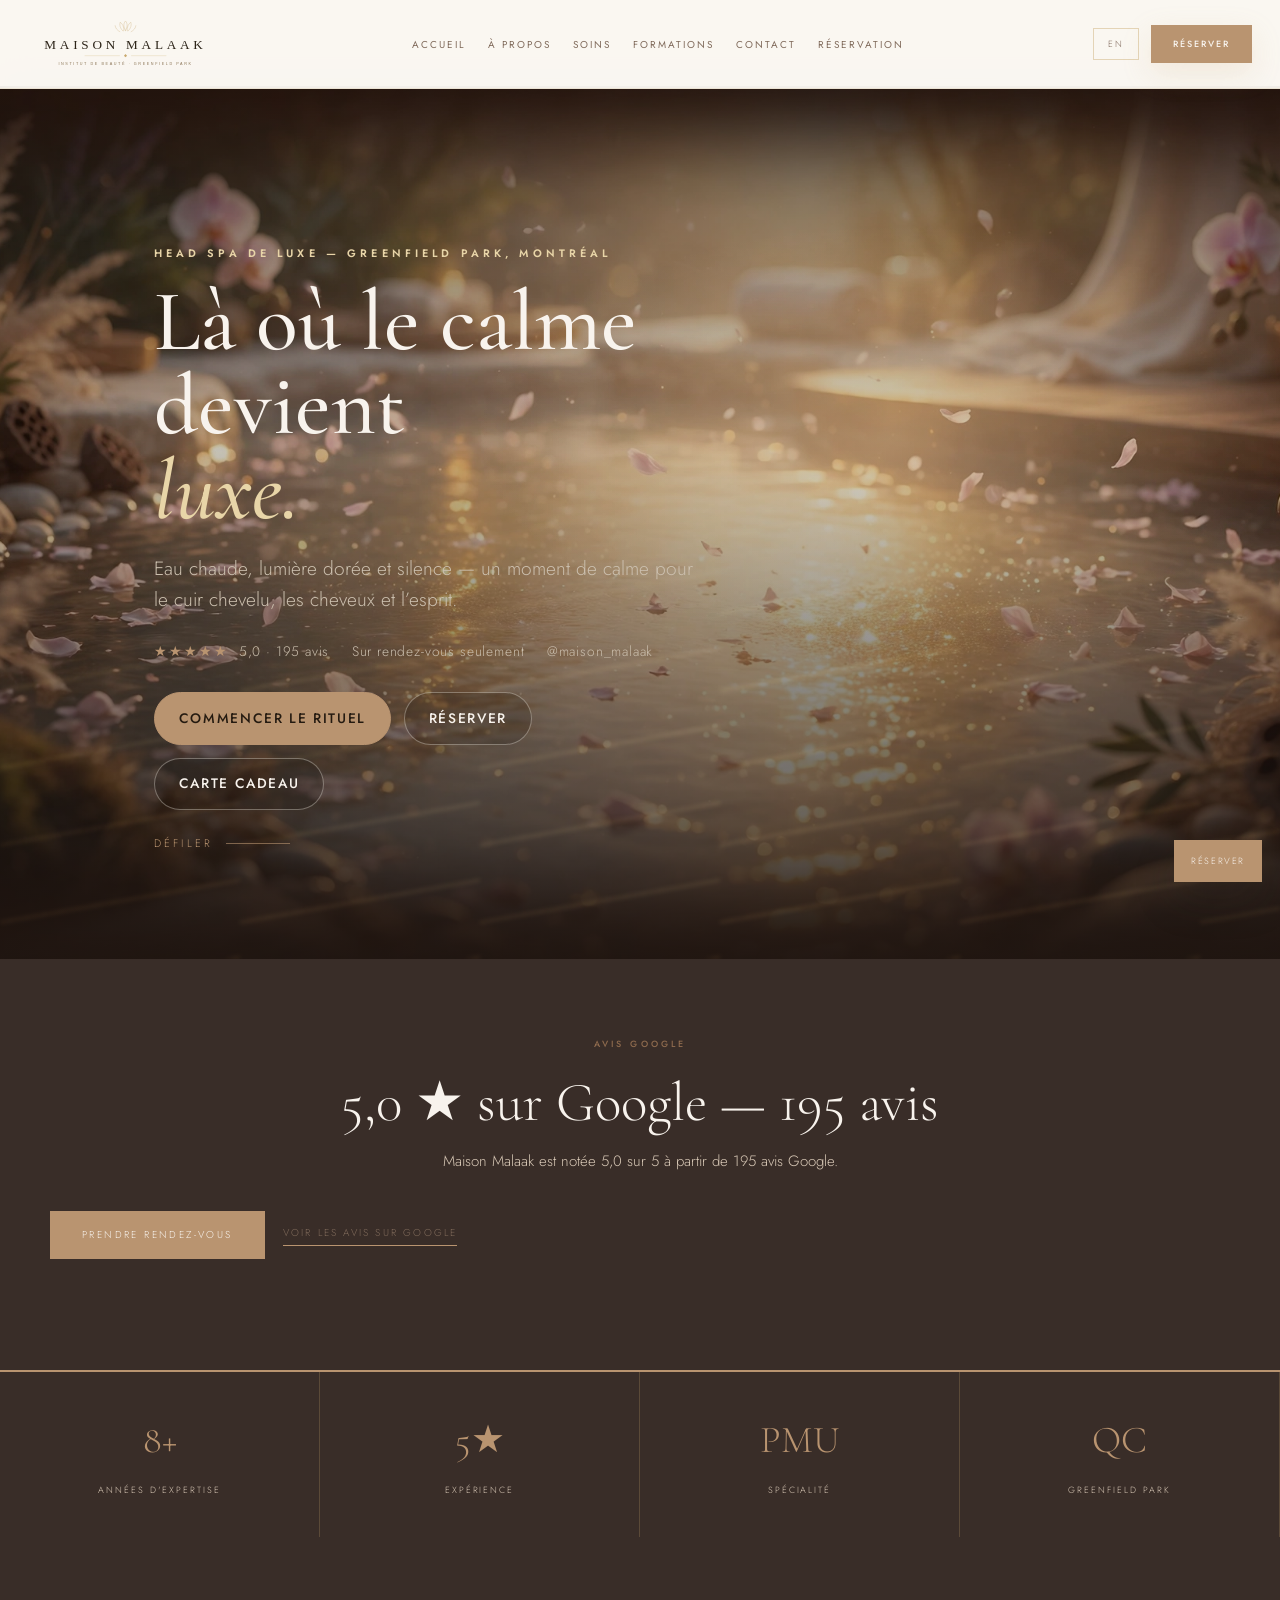
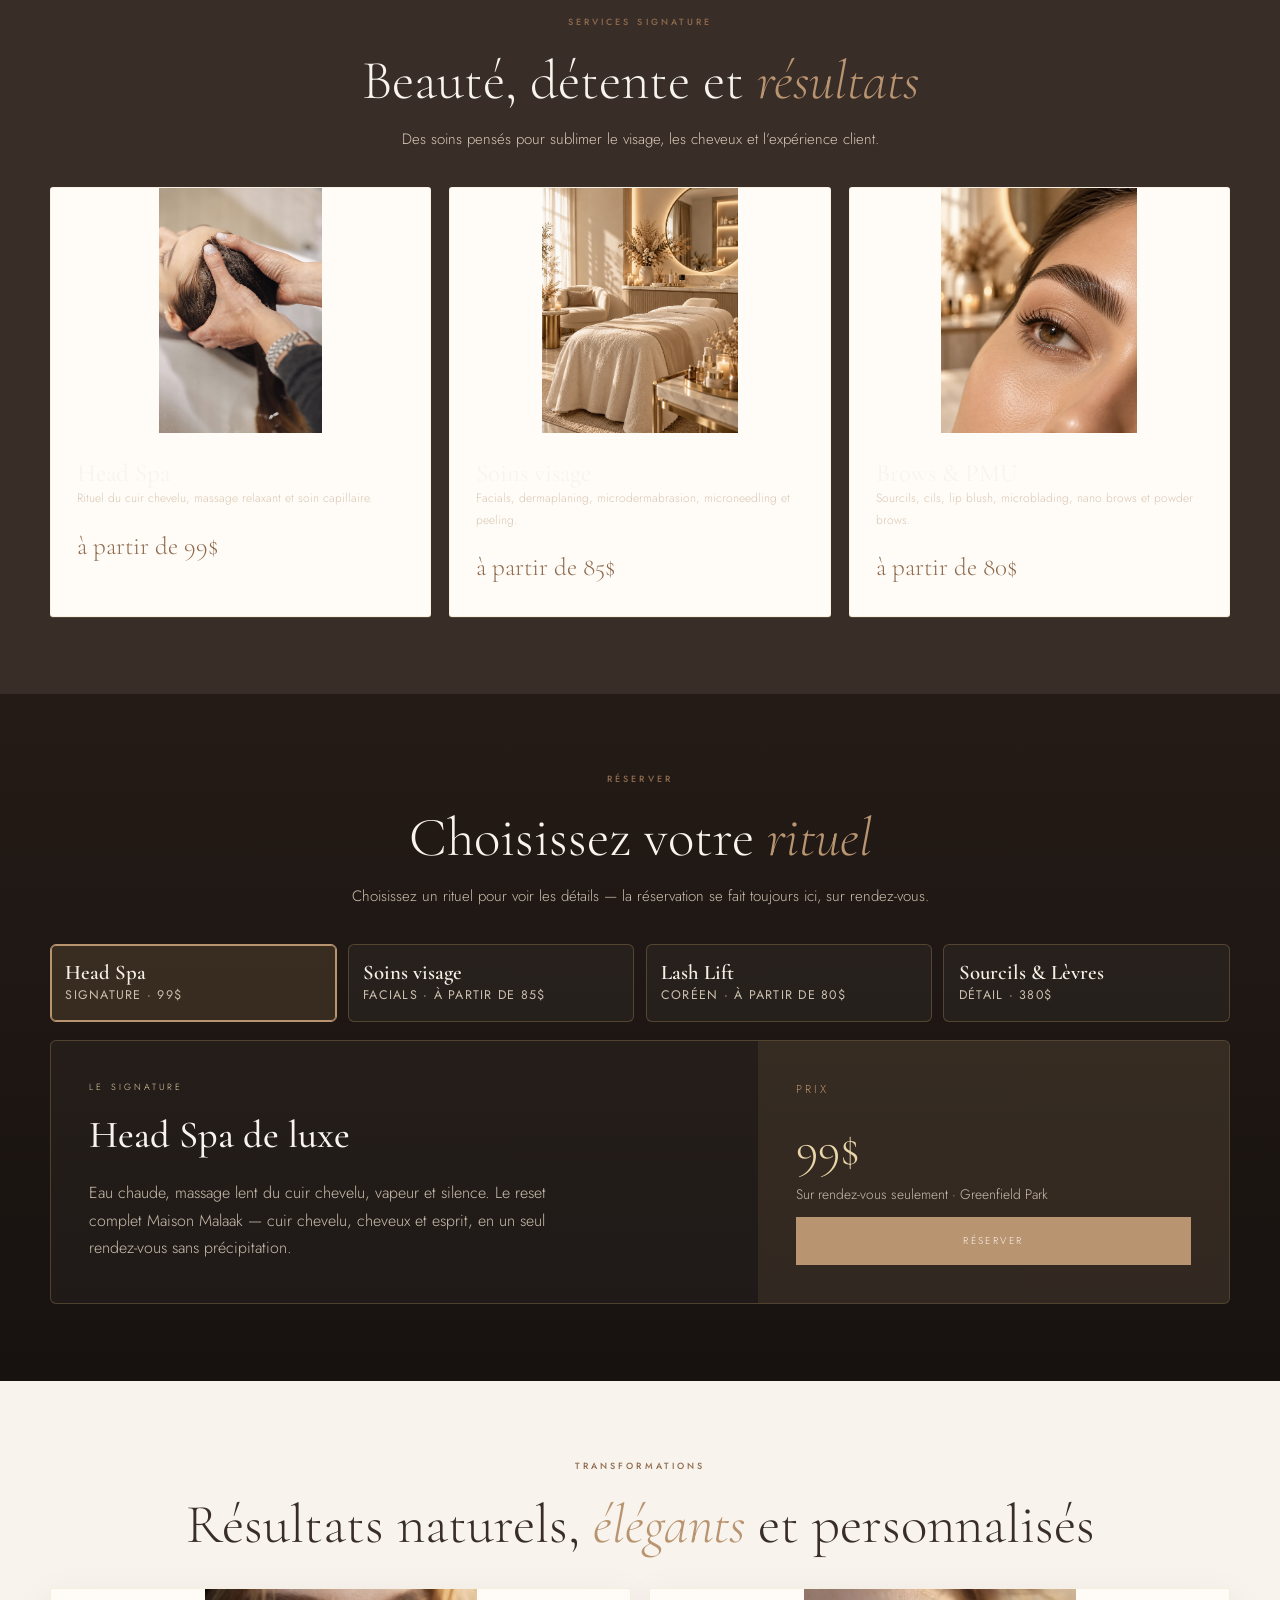
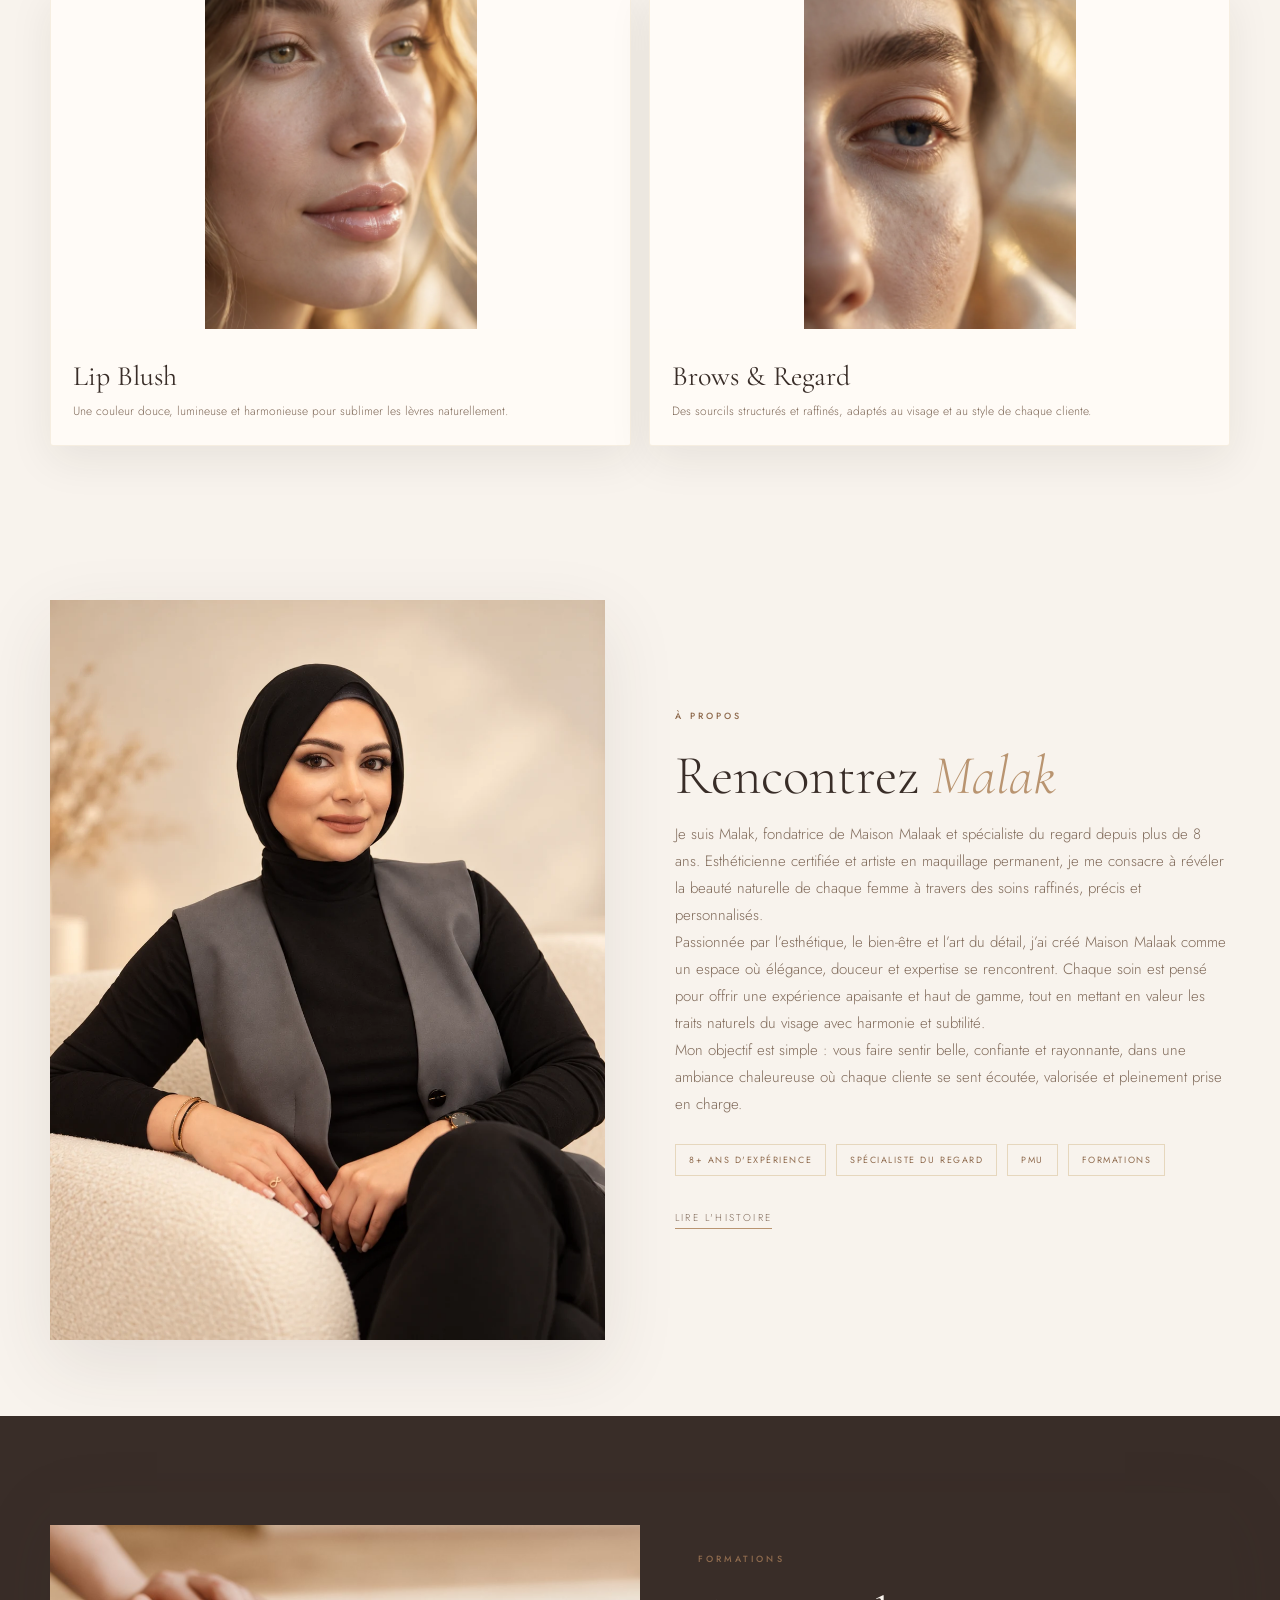
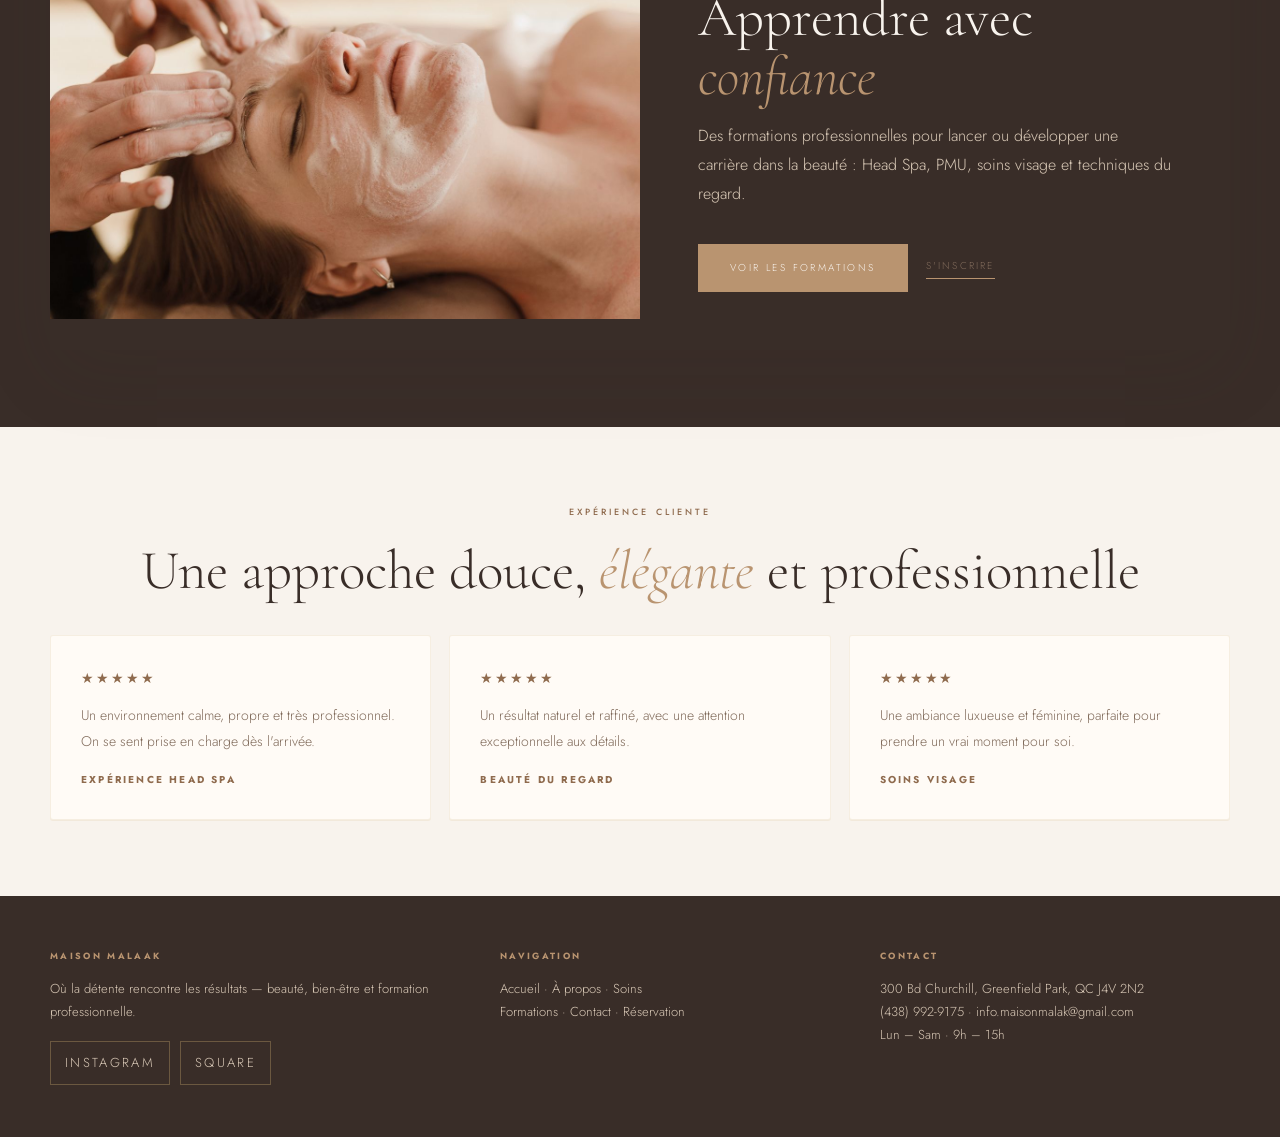
<file: index.html>
<!DOCTYPE html><html lang="fr"><head><meta charset="UTF-8"><meta name="viewport" content="width=device-width, initial-scale=1.0"><title>Institut de beauté à Greenfield Park | Maison Malaak</title><meta name="description" content="Découvrez Maison Malaak à Greenfield Park : Head Spa, soins du visage, sourcils, cils, maquillage permanent et formations beauté. Réservez en ligne."><link rel="preconnect" href="https://fonts.googleapis.com"><link rel="preconnect" href="https://fonts.gstatic.com" crossorigin><link href="https://fonts.googleapis.com/css2?family=Cormorant+Garamond:ital,wght@0,300;0,400;0,500;1,300;1,400&family=Cinzel:wght@400;500;600&family=Jost:wght@300;400;500&display=swap" rel="stylesheet"><link rel="icon" href="assets/favicon.svg" type="image/svg+xml"><link rel="stylesheet" href="assets/style.css">
<link rel="canonical" href="https://maisonmalaak.com/">
<link rel="alternate" hreflang="fr-CA" href="https://maisonmalaak.com/">
<link rel="alternate" hreflang="en-CA" href="https://maisonmalaak.com/maison-malaak-en.html">
<link rel="alternate" hreflang="x-default" href="https://maisonmalaak.com/">
<meta property="og:type" content="website">
<meta property="og:site_name" content="Maison Malaak">
<meta property="og:title" content="Institut de beauté à Greenfield Park | Maison Malaak">
<meta property="og:description" content="Découvrez Maison Malaak à Greenfield Park : Head Spa, soins du visage, sourcils, cils, maquillage permanent et formations beauté. Réservez en ligne.">
<meta property="og:url" content="https://maisonmalaak.com/">
<meta property="og:locale" content="fr_CA">
<meta property="og:image" content="https://maisonmalaak.com/assets/hero.jpg">
<meta name="twitter:card" content="summary_large_image">
<script type="application/ld+json">
{
  "@context": "https://schema.org",
  "@graph": [
    {
      "@type": "WebPage",
      "@id": "https://maisonmalaak.com/#webpage",
      "url": "https://maisonmalaak.com/",
      "name": "Institut de beauté à Greenfield Park | Maison Malaak",
      "description": "Découvrez Maison Malaak à Greenfield Park : Head Spa, soins du visage, sourcils, cils, maquillage permanent et formations beauté. Réservez en ligne.",
      "inLanguage": "fr-CA",
      "about": {
        "@id": "https://maisonmalaak.com/#business"
      }
    },
    {
      "@type": "BeautySalon",
      "@id": "https://maisonmalaak.com/#business",
      "name": "Maison Malaak",
      "url": "https://maisonmalaak.com/",
      "image": "https://maisonmalaak.com/assets/hero.jpg",
      "telephone": "+1-438-992-9175",
      "email": "info.maisonmalak@gmail.com",
      "address": {
        "@type": "PostalAddress",
        "streetAddress": "300 Bd Churchill",
        "addressLocality": "Greenfield Park",
        "addressRegion": "QC",
        "postalCode": "J4V 2N2",
        "addressCountry": "CA"
      },
      "openingHoursSpecification": [
        {
          "@type": "OpeningHoursSpecification",
          "dayOfWeek": [
            "Monday",
            "Tuesday",
            "Wednesday",
            "Thursday",
            "Friday",
            "Saturday"
          ],
          "opens": "09:00",
          "closes": "15:00"
        }
      ],
      "sameAs": [
        "https://www.instagram.com/maison_malaak"
      ]
    }
  ]
}
</script>
<meta name="google-site-verification" content="jMXpJcj6qtnaeRv0nO4uqxgSZ2CIGgxYyEqa4yRvalI" />
</head><body><a class="skip-link" href="#main">Aller au contenu</a><header class="topbar"><nav class="nav"><a class="brand" href="/"><img class="brand-logo" src="assets/maison-malaak-logo.svg" alt="Maison Malaak — Institut de Beauté et de Formation"></a><ul class="menu"><li><a href="/">Accueil</a></li><li><a href="a-propos.html">À propos</a></li><li><a href="soins.html">Soins</a></li><li><a href="formations.html">Formations</a></li><li><a href="contact.html">Contact</a></li><li><a href="reservation.html">Réservation</a></li></ul><div class="nav-actions"><a class="lang" href="maison-malaak-en.html">EN</a><a class="book" href="reservation.html">Réserver</a></div><button class="mobile-toggle" type="button" aria-label="Ouvrir le menu" aria-controls="mobileMenu" aria-expanded="false"><span></span></button></nav><div class="mobile-menu" id="mobileMenu" aria-hidden="true"><div class="mobile-menu-inner"><div class="mobile-menu-brand">Maison Malaak</div><a href="/">Accueil</a><a href="a-propos.html">À propos</a><a href="soins.html">Soins</a><a href="formations.html">Formations</a><a href="contact.html">Contact</a><a href="reservation.html">Réservation</a><a class="mobile-lang" href="maison-malaak-en.html">EN</a><a class="mobile-book" href="reservation.html">Réserver</a><div class="mobile-menu-note">300 Bd Churchill · Greenfield Park</div></div></div></header>
<main class="page" id="main">
<section class="hero-lotus"><img class="hero-bg" src="assets/hero-serene-gold.webp" alt=""><div class="hero-shimmer" aria-hidden="true"></div><div class="hero-water" aria-hidden="true"></div><span class="hero-petal p1" aria-hidden="true"></span><span class="hero-petal p2" aria-hidden="true"></span><span class="hero-petal p3" aria-hidden="true"></span><span class="hero-petal p4" aria-hidden="true"></span><span class="hero-petal p5" aria-hidden="true"></span><span class="hero-petal p6" aria-hidden="true"></span><div class="hero-copy"><p class="eyebrow">Head Spa de luxe — Greenfield Park, Montréal</p><h1>Là où le calme<br>devient<br><em>luxe.</em></h1><p class="lede">Eau chaude, lumière dorée et silence — un moment de calme pour le cuir chevelu, les cheveux et l’esprit.</p><div class="hero-meta"><span><span class="stars">★★★★★</span>&nbsp; 5,0 · 195 avis</span><span>Sur rendez-vous seulement</span><span>@maison_malaak</span></div><div class="cta-row"><a class="btn btn-gold" href="#ritual-picker">Commencer le rituel</a><a class="btn btn-ghost" href="reservation.html">Réserver</a><a class="btn btn-ghost" href="https://info-beautyglamspa.systeme.io/4b499107" target="_blank" rel="noopener">Carte cadeau</a></div><p class="scroll-cue">Défiler</p></div></section><section class="section band"><div class="wrap"><div class="section-head"><div class="eyebrow">Avis Google</div><h2 class="title">5,0 ★ sur Google — 195 avis</h2><p class="lead">Maison Malaak est notée 5,0 sur 5 à partir de 195 avis Google.</p><div class="hero-actions"><a class="btn gold" href="reservation.html">Prendre rendez-vous</a><a class="text-link" href="https://www.google.com/maps/search/?api=1&query=Maison+Malaak+Greenfield+Park" target="_blank" rel="noopener">Voir les avis sur Google</a></div></div></div></section>
<section class="stats"><div class="stat"><strong>8+</strong><span>Années d'expertise</span></div><div class="stat"><strong>5★</strong><span>Expérience</span></div><div class="stat"><strong>PMU</strong><span>Spécialité</span></div><div class="stat"><strong>QC</strong><span>Greenfield Park</span></div></section>
<section class="section band"><div class="wrap"><div class="section-head"><div class="eyebrow">Services Signature</div><h2 class="title">Beauté, détente et <em>résultats</em></h2><p class="lead">Des soins pensés pour sublimer le visage, les cheveux et l’expérience client.</p></div><div class="cards"><article class="card"><img src="assets/gold-head-spa.jpg" alt="Head Spa"><div class="card-body"><h3>Head Spa</h3><p class="small">Rituel du cuir chevelu, massage relaxant et soin capillaire.</p><div class="price">à partir de 99$</div></div></article><article class="card"><img src="luxury-studio.webp" alt="Soins visage"><div class="card-body"><h3>Soins visage</h3><p class="small">Facials, dermaplaning, microdermabrasion, microneedling et peeling.</p><div class="price">à partir de 85$</div></div></article><article class="card"><img src="luxury-brows.webp" alt="Brows PMU"><div class="card-body"><h3>Brows & PMU</h3><p class="small">Sourcils, cils, lip blush, microblading, nano brows et powder brows.</p><div class="price">à partir de 80$</div></div></article></div></div></section>
<section class="section band picker-sec" id="ritual-picker"><div class="wrap"><div class="section-head"><div class="eyebrow">Réserver</div><h2 class="title">Choisissez votre <em>rituel</em></h2><p class="lead">Choisissez un rituel pour voir les détails — la réservation se fait toujours ici, sur rendez-vous.</p></div><div class="rituals" role="group" aria-label="Choisir un rituel"><button type="button" class="ritual" data-ritual="headspa" aria-pressed="true"><b>Head Spa</b><span>Signature · 99$</span></button><button type="button" class="ritual" data-ritual="facial" aria-pressed="false"><b>Soins visage</b><span>Facials · à partir de 85$</span></button><button type="button" class="ritual" data-ritual="lash" aria-pressed="false"><b>Lash Lift</b><span>Coréen · à partir de 80$</span></button><button type="button" class="ritual" data-ritual="detail" aria-pressed="false"><b>Sourcils &amp; Lèvres</b><span>Détail · 380$</span></button></div><div class="preview" aria-live="polite"><div class="preview-main"><p class="eyebrow" id="pvKicker">Le Signature</p><h3 id="pvName">Head Spa de luxe</h3><p id="pvDesc">Eau chaude, massage lent du cuir chevelu, vapeur et silence. Le reset complet Maison Malaak — cuir chevelu, cheveux et esprit, en un seul rendez-vous sans précipitation.</p></div><div class="preview-side"><span class="from" id="pvFrom">Prix</span><span class="price" id="pvPrice">99$</span><span class="note" id="pvNote">Sur rendez-vous seulement · Greenfield Park</span><a class="btn gold" href="reservation.html">Réserver</a></div></div></div></section><section class="section"><div class="wrap"><div class="section-head"><div class="eyebrow">Transformations</div><h2 class="title">Résultats naturels, <em>élégants</em> et personnalisés</h2></div><div class="before-after"><article class="ba-card"><img src="assets/lip-blush-soft.webp" alt="Lip Blush — lèvres douces et lumineuses"><div><h3>Lip Blush</h3><p class="small">Une couleur douce, lumineuse et harmonieuse pour sublimer les lèvres naturellement.</p></div></article><article class="ba-card"><img src="assets/brows-soft.webp" alt="Sourcils naturels — regard doux"><div><h3>Brows & Regard</h3><p class="small">Des sourcils structurés et raffinés, adaptés au visage et au style de chaque cliente.</p></div></article></div></div></section>
<section class="section"><div class="wrap grid2"><div class="about-card"><img class="main" src="malak-portrait.webp" alt="Malak, fondatrice de Maison Malaak"></div><div><div class="eyebrow">À propos</div><h2 class="title">Rencontrez <em>Malak</em></h2><p class="lead">Je suis Malak, fondatrice de Maison Malaak et spécialiste du regard depuis plus de 8 ans. Esthéticienne certifiée et artiste en maquillage permanent, je me consacre à révéler la beauté naturelle de chaque femme à travers des soins raffinés, précis et personnalisés.</p><p class="lead">Passionnée par l’esthétique, le bien-être et l’art du détail, j’ai créé Maison Malaak comme un espace où élégance, douceur et expertise se rencontrent. Chaque soin est pensé pour offrir une expérience apaisante et haut de gamme, tout en mettant en valeur les traits naturels du visage avec harmonie et subtilité.</p><p class="lead">Mon objectif est simple : vous faire sentir belle, confiante et rayonnante, dans une ambiance chaleureuse où chaque cliente se sent écoutée, valorisée et pleinement prise en charge.</p><div class="badges"><span class="badge">8+ ans d'expérience</span><span class="badge">Spécialiste du regard</span><span class="badge">PMU</span><span class="badge">Formations</span></div><a class="text-link" href="a-propos.html">Lire l'histoire</a></div></div></section>
<section class="section band"><div class="wrap training-card"><img src="assets/gold-training.jpg" alt="Formation — soin du visage en pratique"><div class="training-copy"><div class="eyebrow">Formations</div><h2 class="title">Apprendre avec <em>confiance</em></h2><p>Des formations professionnelles pour lancer ou développer une carrière dans la beauté : Head Spa, PMU, soins visage et techniques du regard.</p><div class="hero-actions"><a class="btn gold" href="formations.html">Voir les formations</a><a class="text-link" href="reservation.html">S'inscrire</a></div></div></div></section>
<section class="section"><div class="wrap"><div class="section-head"><div class="eyebrow">Expérience cliente</div><h2 class="title">Une approche douce, <em>élégante</em> et professionnelle</h2></div><div class="review-grid"><article class="review-card"><div class="stars">★★★★★</div><p>Un environnement calme, propre et très professionnel. On se sent prise en charge dès l'arrivée.</p><strong>Expérience Head Spa</strong></article><article class="review-card"><div class="stars">★★★★★</div><p>Un résultat naturel et raffiné, avec une attention exceptionnelle aux détails.</p><strong>Beauté du regard</strong></article><article class="review-card"><div class="stars">★★★★★</div><p>Une ambiance luxueuse et féminine, parfaite pour prendre un vrai moment pour soi.</p><strong>Soins visage</strong></article></div></div></section>
</main><footer class="footer"><div class="wrap"><div><h4>Maison Malaak</h4><p>Où la détente rencontre les résultats — beauté, bien-être et formation professionnelle.</p><div class="social-links"><a class="social-pill" href="https://www.instagram.com/maison_malaak" target="_blank" rel="noopener">Instagram</a><a class="social-pill" href="https://book.squareup.com/appointments/mwgl24xg014gi9/location/L419B4RV299FT/services" target="_blank" rel="noopener">Square</a></div></div><div><h4>Navigation</h4><p><a href="/">Accueil</a> · <a href="a-propos.html">À propos</a> · <a href="soins.html">Soins</a></p><p><a href="formations.html">Formations</a> · <a href="contact.html">Contact</a> · <a href="reservation.html">Réservation</a></p></div><div><h4>Contact</h4><p>300 Bd Churchill, Greenfield Park, QC J4V 2N2</p><p>(438) 992-9175 · info.maisonmalak@gmail.com</p><p>Lun – Sam · 9h – 15h</p></div></div></footer><a class="floating-book" href="reservation.html">Réserver</a><script src="assets/script.js"></script><script>window.MALAAK_RITUALS={headspa:{kicker:"Le Signature",name:"Head Spa de luxe",price:"99$",from:"Prix",note:"Sur rendez-vous seulement · Greenfield Park",desc:"Eau chaude, massage lent du cuir chevelu, vapeur et silence. Le reset complet Maison Malaak — cuir chevelu, cheveux et esprit, en un seul rendez-vous sans précipitation.",color:0xC9A96E,ring:0xE8D5A8},facial:{kicker:"Peau, renouvelée",name:"Dermaplaning et soins visage",price:"85$",from:"À partir de",note:"Microneedling aussi disponible · 180$",desc:"Un teint net et lumineux. Le dermaplaning élimine les cellules ternes pour que la peau profite pleinement du soin qui suit — à la lueur des bougies, sans précipitation, avec précision.",color:0xE8CFC2,ring:0xC9A96E},lash:{kicker:"Détail, perfectionné",name:"Lash Lift coréen",price:"80$",from:"À partir de",note:"Sur rendez-vous seulement · Greenfield Park",desc:"Vos propres cils, liftés et recourbés à la coréenne — un regard doux et éveillé qui n'a besoin de rien le matin.",color:0xA8B5A0,ring:0xE8D5A8},detail:{kicker:"Détail, perfectionné",name:"Microblading et Lip Blush",price:"380$",from:"Prix",note:"Microblading 380$ · Lip Blush 380$",desc:"Des sourcils définis et des lèvres naturellement teintées, dessinés d'une main fine. Les détails qui donnent au visage son air fini.",color:0xD9A08A,ring:0xC9A96E}};</script></body></html>
</file>
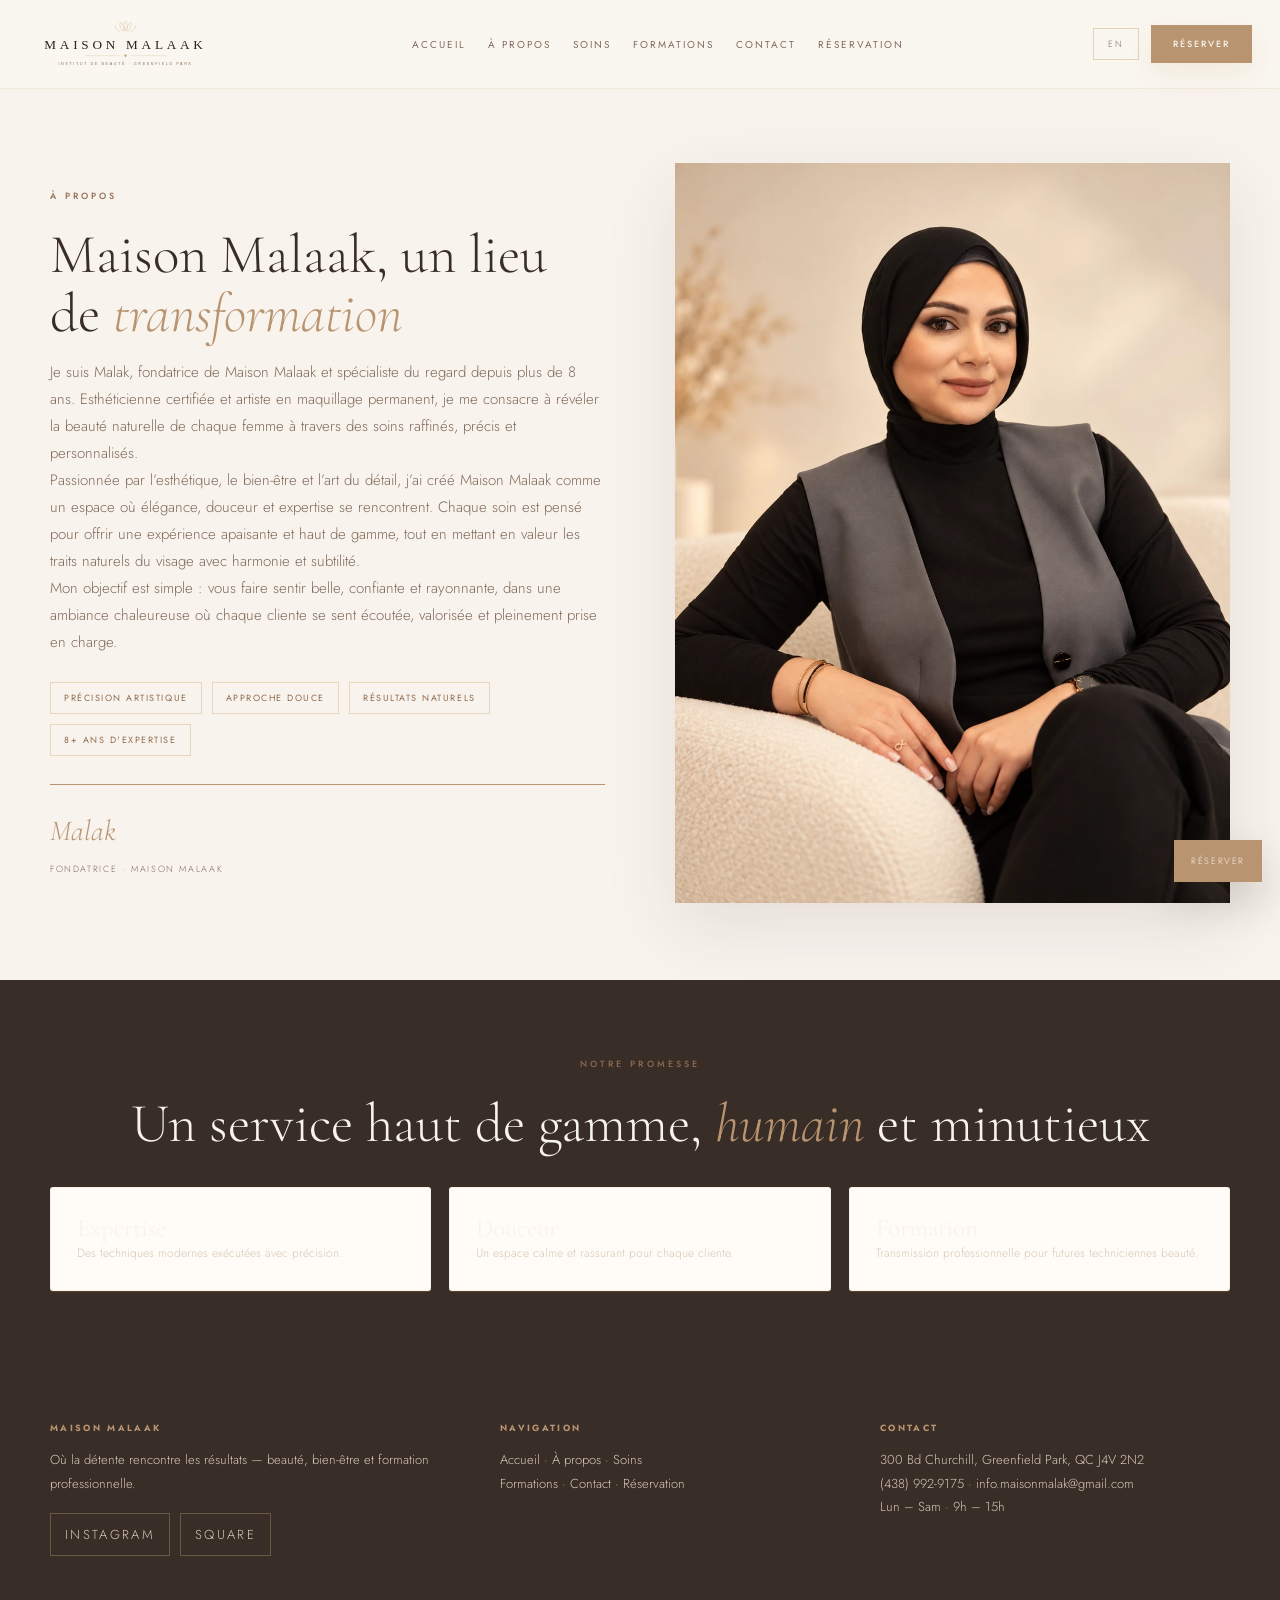
<file: a-propos.html>
<!DOCTYPE html><html lang="fr"><head><meta charset="UTF-8"><meta name="viewport" content="width=device-width, initial-scale=1.0"><title>Malak, esthéticienne à Greenfield Park | Maison Malaak</title><meta name="description" content="Rencontrez Malak, fondatrice de Maison Malaak à Greenfield Park, esthéticienne et artiste en maquillage permanent avec plus de 8 ans d’expérience."><link rel="preconnect" href="https://fonts.googleapis.com"><link rel="preconnect" href="https://fonts.gstatic.com" crossorigin><link href="https://fonts.googleapis.com/css2?family=Cormorant+Garamond:ital,wght@0,300;0,400;0,500;1,300;1,400&family=Cinzel:wght@400;500;600&family=Jost:wght@300;400;500&display=swap" rel="stylesheet"><link rel="icon" href="assets/favicon.svg" type="image/svg+xml"><link rel="stylesheet" href="assets/style.css">
<link rel="canonical" href="https://maisonmalaak.com/a-propos.html">
<link rel="alternate" hreflang="fr-CA" href="https://maisonmalaak.com/a-propos.html">
<link rel="alternate" hreflang="en-CA" href="https://maisonmalaak.com/about-en.html">
<meta property="og:type" content="website">
<meta property="og:site_name" content="Maison Malaak">
<meta property="og:title" content="Malak, esthéticienne à Greenfield Park | Maison Malaak">
<meta property="og:description" content="Rencontrez Malak, fondatrice de Maison Malaak à Greenfield Park, esthéticienne et artiste en maquillage permanent avec plus de 8 ans d’expérience.">
<meta property="og:url" content="https://maisonmalaak.com/a-propos.html">
<meta property="og:locale" content="fr_CA">
<meta property="og:image" content="https://maisonmalaak.com/assets/hero.jpg">
<meta name="twitter:card" content="summary_large_image">
<script type="application/ld+json">
{
  "@context": "https://schema.org",
  "@graph": [
    {
      "@type": "AboutPage",
      "@id": "https://maisonmalaak.com/a-propos.html#webpage",
      "url": "https://maisonmalaak.com/a-propos.html",
      "name": "Malak, esthéticienne à Greenfield Park | Maison Malaak",
      "description": "Rencontrez Malak, fondatrice de Maison Malaak à Greenfield Park, esthéticienne et artiste en maquillage permanent avec plus de 8 ans d’expérience.",
      "inLanguage": "fr-CA",
      "about": {
        "@id": "https://maisonmalaak.com/#business"
      }
    }
  ]
}
</script>
</head><body><a class="skip-link" href="#main">Aller au contenu</a><header class="topbar"><nav class="nav"><a class="brand" href="/"><img class="brand-logo" src="assets/maison-malaak-logo.svg" alt="Maison Malaak — Institut de Beauté et de Formation"></a><ul class="menu"><li><a href="/">Accueil</a></li><li><a href="a-propos.html">À propos</a></li><li><a href="soins.html">Soins</a></li><li><a href="formations.html">Formations</a></li><li><a href="contact.html">Contact</a></li><li><a href="reservation.html">Réservation</a></li></ul><div class="nav-actions"><a class="lang" href="maison-malaak-en.html">EN</a><a class="book" href="reservation.html">Réserver</a></div><button class="mobile-toggle" type="button" aria-label="Ouvrir le menu" aria-controls="mobileMenu" aria-expanded="false"><span></span></button></nav><div class="mobile-menu" id="mobileMenu" aria-hidden="true"><div class="mobile-menu-inner"><div class="mobile-menu-brand">Maison Malaak</div><a href="/">Accueil</a><a href="a-propos.html">À propos</a><a href="soins.html">Soins</a><a href="formations.html">Formations</a><a href="contact.html">Contact</a><a href="reservation.html">Réservation</a><a class="mobile-lang" href="maison-malaak-en.html">EN</a><a class="mobile-book" href="reservation.html">Réserver</a><div class="mobile-menu-note">300 Bd Churchill · Greenfield Park</div></div></div></header>
<main class="page" id="main"><section class="section"><div class="wrap grid2"><div><div class="eyebrow">À propos</div><h1 class="title">Maison Malaak, un lieu de <em>transformation</em></h1><p class="lead">Je suis Malak, fondatrice de Maison Malaak et spécialiste du regard depuis plus de 8 ans. Esthéticienne certifiée et artiste en maquillage permanent, je me consacre à révéler la beauté naturelle de chaque femme à travers des soins raffinés, précis et personnalisés.</p><p class="lead">Passionnée par l’esthétique, le bien-être et l’art du détail, j’ai créé Maison Malaak comme un espace où élégance, douceur et expertise se rencontrent. Chaque soin est pensé pour offrir une expérience apaisante et haut de gamme, tout en mettant en valeur les traits naturels du visage avec harmonie et subtilité.</p><p class="lead">Mon objectif est simple : vous faire sentir belle, confiante et rayonnante, dans une ambiance chaleureuse où chaque cliente se sent écoutée, valorisée et pleinement prise en charge.</p><div class="badges"><span class="badge">Précision artistique</span><span class="badge">Approche douce</span><span class="badge">Résultats naturels</span><span class="badge">8+ ans d'expertise</span></div><div class="signature">Malak <small>Fondatrice · Maison Malaak</small></div></div><div class="about-card"><img class="main" src="malak-portrait.webp" alt="Malak, fondatrice de Maison Malaak"></div></div></section><section class="section band"><div class="wrap"><div class="section-head"><div class="eyebrow">Notre promesse</div><h2 class="title">Un service haut de gamme, <em>humain</em> et minutieux</h2></div><div class="cards"><article class="card"><div class="card-body"><h3>Expertise</h3><p class="small">Des techniques modernes exécutées avec précision.</p></div></article><article class="card"><div class="card-body"><h3>Douceur</h3><p class="small">Un espace calme et rassurant pour chaque cliente.</p></div></article><article class="card"><div class="card-body"><h3>Formation</h3><p class="small">Transmission professionnelle pour futures techniciennes beauté.</p></div></article></div></div></section></main><footer class="footer"><div class="wrap"><div><h4>Maison Malaak</h4><p>Où la détente rencontre les résultats — beauté, bien-être et formation professionnelle.</p><div class="social-links"><a class="social-pill" href="https://www.instagram.com/maison_malaak" target="_blank" rel="noopener">Instagram</a><a class="social-pill" href="https://book.squareup.com/appointments/mwgl24xg014gi9/location/L419B4RV299FT/services" target="_blank" rel="noopener">Square</a></div></div><div><h4>Navigation</h4><p><a href="/">Accueil</a> · <a href="a-propos.html">À propos</a> · <a href="soins.html">Soins</a></p><p><a href="formations.html">Formations</a> · <a href="contact.html">Contact</a> · <a href="reservation.html">Réservation</a></p></div><div><h4>Contact</h4><p>300 Bd Churchill, Greenfield Park, QC J4V 2N2</p><p>(438) 992-9175 · info.maisonmalak@gmail.com</p><p>Lun – Sam · 9h – 15h</p></div></div></footer><a class="floating-book" href="reservation.html">Réserver</a><script src="assets/script.js"></script></body></html>
</file>
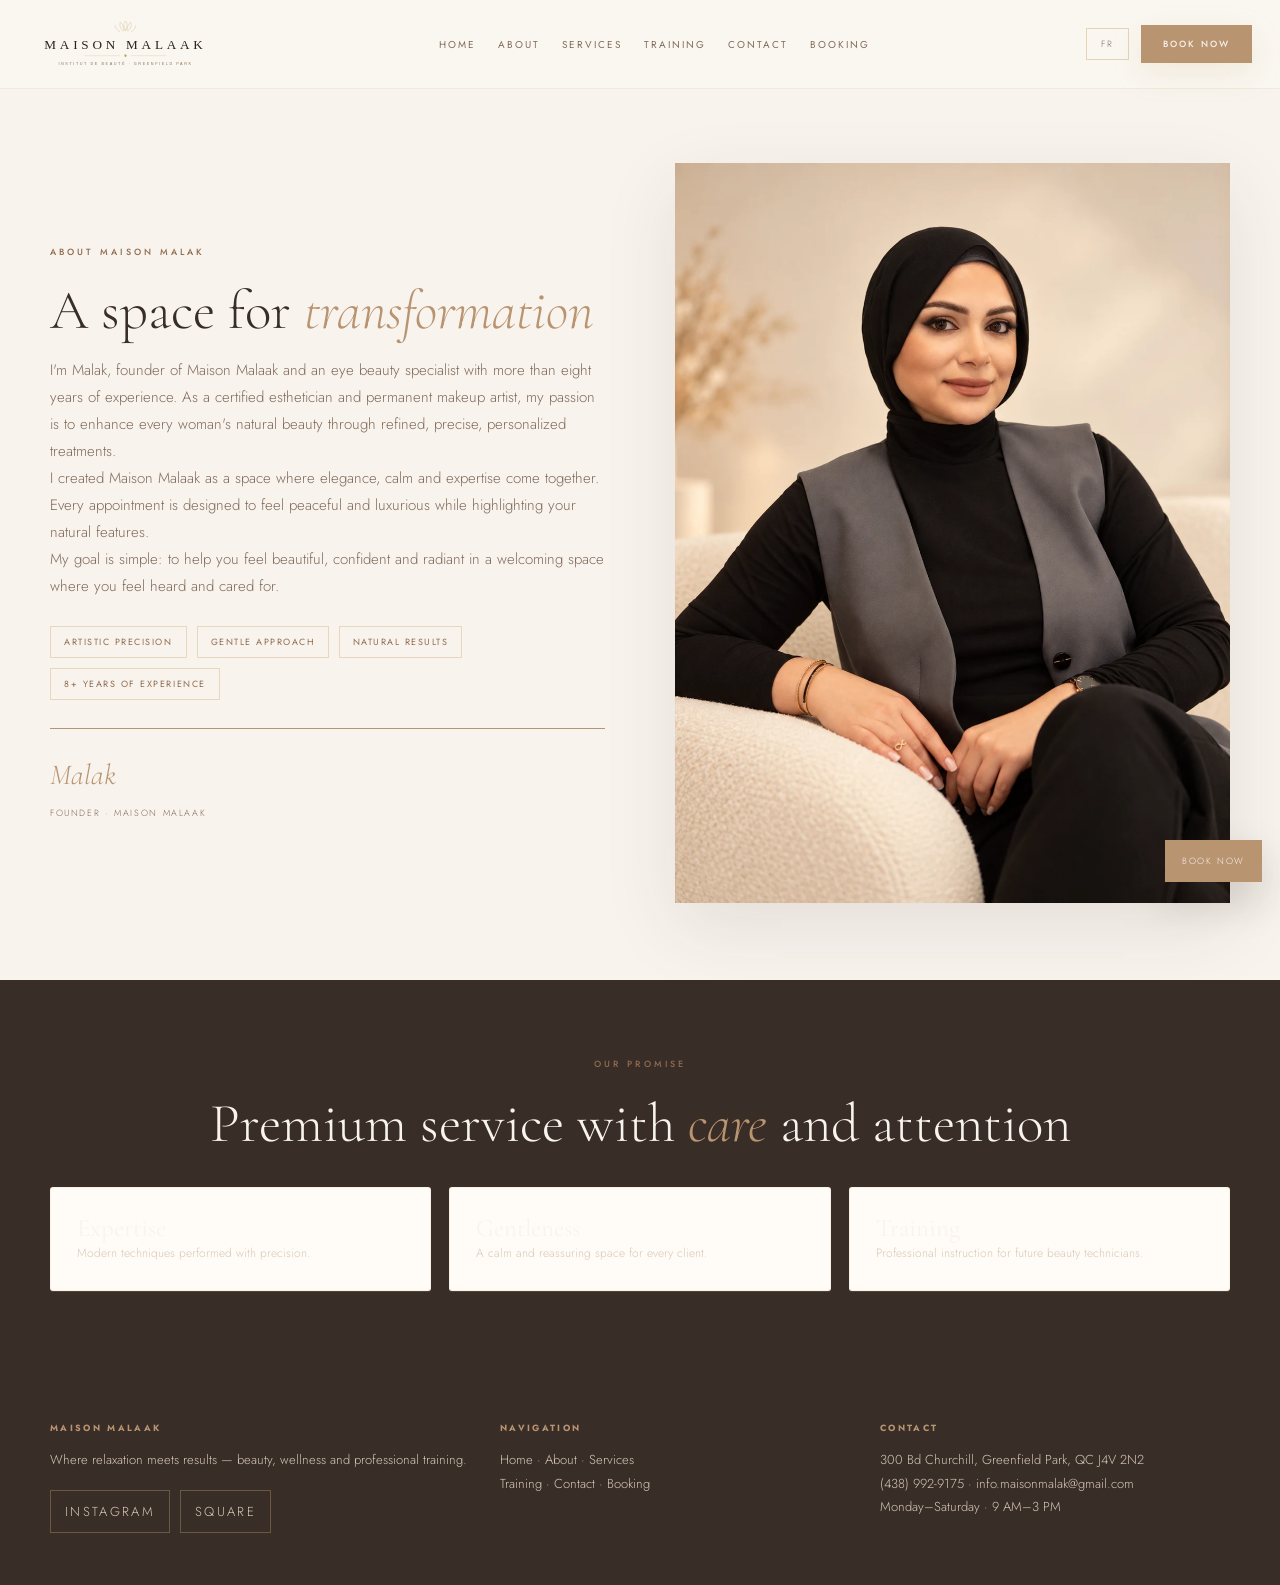
<file: about-en.html>
<!DOCTYPE html><html lang="en"><head><meta charset="UTF-8"><meta name="viewport" content="width=device-width, initial-scale=1.0"><title>About Malak | Maison Malaak</title><meta name="description" content="Meet Malak, founder of Maison Malaak in Greenfield Park, esthetician and permanent makeup artist with over 8 years of experience."><link rel="preconnect" href="https://fonts.googleapis.com"><link rel="preconnect" href="https://fonts.gstatic.com" crossorigin><link href="https://fonts.googleapis.com/css2?family=Cormorant+Garamond:ital,wght@0,300;0,400;0,500;1,300;1,400&family=Cinzel:wght@400;500;600&family=Jost:wght@300;400;500&display=swap" rel="stylesheet"><link rel="icon" href="assets/favicon.svg" type="image/svg+xml"><link rel="stylesheet" href="assets/style.css">
<link rel="canonical" href="https://maisonmalaak.com/about-en.html"><link rel="alternate" hreflang="en-CA" href="https://maisonmalaak.com/about-en.html"><link rel="alternate" hreflang="fr-CA" href="https://maisonmalaak.com/a-propos.html">
<meta property="og:type" content="website">
<meta property="og:site_name" content="Maison Malaak">
<meta property="og:title" content="Malak, esthéticienne à Greenfield Park | Maison Malaak">
<meta property="og:description" content="Meet Malak, founder of Maison Malaak in Greenfield Park, esthetician and permanent makeup artist with over 8 years of experience.">
<meta property="og:url" content="https://maisonmalaak.com/about-en.html">
<meta property="og:locale" content="en_CA">
<meta property="og:image" content="https://maisonmalaak.com/assets/hero.jpg">
<meta name="twitter:card" content="summary_large_image">

<script type="application/ld+json">
{
  "@context": "https://schema.org",
  "@graph": [
    {
      "@type": "AboutPage",
      "@id": "https://maisonmalaak.com/about-en.html#webpage",
      "url": "https://maisonmalaak.com/about-en.html",
      "name": "Malak, esthetician in Greenfield Park | Maison Malaak",
      "description": "Meet Malak, founder of Maison Malaak in Greenfield Park, esthetician and permanent makeup artist with over 8 years of experience.",
      "inLanguage": "en-CA",
      "about": {
        "@id": "https://maisonmalaak.com/#business"
      }
    }
  ]
}
</script>
</head><body><a class="skip-link" href="#main">Skip to content</a><header class="topbar"><nav class="nav"><a class="brand" href="/"><img class="brand-logo" src="assets/maison-malaak-logo.svg" alt="Maison Malaak — Institut de Beauté et de Formation"></a><ul class="menu"><li><a href="maison-malaak-en.html">Home</a></li><li><a href="about-en.html">About</a></li><li><a href="services-en.html">Services</a></li><li><a href="training-en.html">Training</a></li><li><a href="contact-en.html">Contact</a></li><li><a href="booking-en.html">Booking</a></li></ul><div class="nav-actions"><a class="lang" href="a-propos.html">FR</a><a class="book" href="booking-en.html">Book now</a></div><button class="mobile-toggle" type="button" aria-label="Open menu" aria-controls="mobileMenu" aria-expanded="false"><span></span></button></nav><div class="mobile-menu" id="mobileMenu" aria-hidden="true"><div class="mobile-menu-inner"><div class="mobile-menu-brand">Maison Malaak</div><a href="maison-malaak-en.html">Home</a><a href="about-en.html">About</a><a href="services-en.html">Services</a><a href="training-en.html">Training</a><a href="contact-en.html">Contact</a><a href="booking-en.html">Booking</a><a class="mobile-lang" href="a-propos.html">FR</a><a class="mobile-book" href="booking-en.html">Book now</a><div class="mobile-menu-note">300 Bd Churchill · Greenfield Park</div></div></div></header>
<main class="page" id="main"><section class="section"><div class="wrap grid2"><div><div class="eyebrow">About Maison Malak</div><h1 class="title">A space for <em>transformation</em></h1><p class="lead">I'm Malak, founder of Maison Malaak and an eye beauty specialist with more than eight years of experience. As a certified esthetician and permanent makeup artist, my passion is to enhance every woman's natural beauty through refined, precise, personalized treatments.</p><p class="lead">I created Maison Malaak as a space where elegance, calm and expertise come together. Every appointment is designed to feel peaceful and luxurious while highlighting your natural features.</p><p class="lead">My goal is simple: to help you feel beautiful, confident and radiant in a welcoming space where you feel heard and cared for.</p><div class="badges"><span class="badge">Artistic precision</span><span class="badge">Gentle approach</span><span class="badge">Natural results</span><span class="badge">8+ years of experience</span></div><div class="signature">Malak <small>Founder · Maison Malaak</small></div></div><div class="about-card"><img class="main" src="malak-portrait.webp" alt="Malak, founder of Maison Malaak"></div></div></section><section class="section band"><div class="wrap"><div class="section-head"><div class="eyebrow">Our promise</div><h2 class="title">Premium service with <em>care</em> and attention</h2></div><div class="cards"><article class="card"><div class="card-body"><h3>Expertise</h3><p class="small">Modern techniques performed with precision.</p></div></article><article class="card"><div class="card-body"><h3>Gentleness</h3><p class="small">A calm and reassuring space for every client.</p></div></article><article class="card"><div class="card-body"><h3>Training</h3><p class="small">Professional instruction for future beauty technicians.</p></div></article></div></div></section></main><footer class="footer"><div class="wrap"><div><h4>Maison Malaak</h4><p>Where relaxation meets results — beauty, wellness and professional training.</p><div class="social-links"><a class="social-pill" href="https://www.instagram.com/maison_malaak" target="_blank" rel="noopener">Instagram</a><a class="social-pill" href="https://book.squareup.com/appointments/mwgl24xg014gi9/location/L419B4RV299FT/services" target="_blank" rel="noopener">Square</a></div></div><div><h4>Navigation</h4><p><a href="maison-malaak-en.html">Home</a> · <a href="about-en.html">About</a> · <a href="services-en.html">Services</a></p><p><a href="training-en.html">Training</a> · <a href="contact-en.html">Contact</a> · <a href="booking-en.html">Booking</a></p></div><div><h4>Contact</h4><p>300 Bd Churchill, Greenfield Park, QC J4V 2N2</p><p>(438) 992-9175 · info.maisonmalak@gmail.com</p><p>Monday–Saturday · 9 AM–3 PM</p></div></div></footer><a class="floating-book" href="booking-en.html">Book now</a><script src="assets/script.js"></script></body></html>
</file>
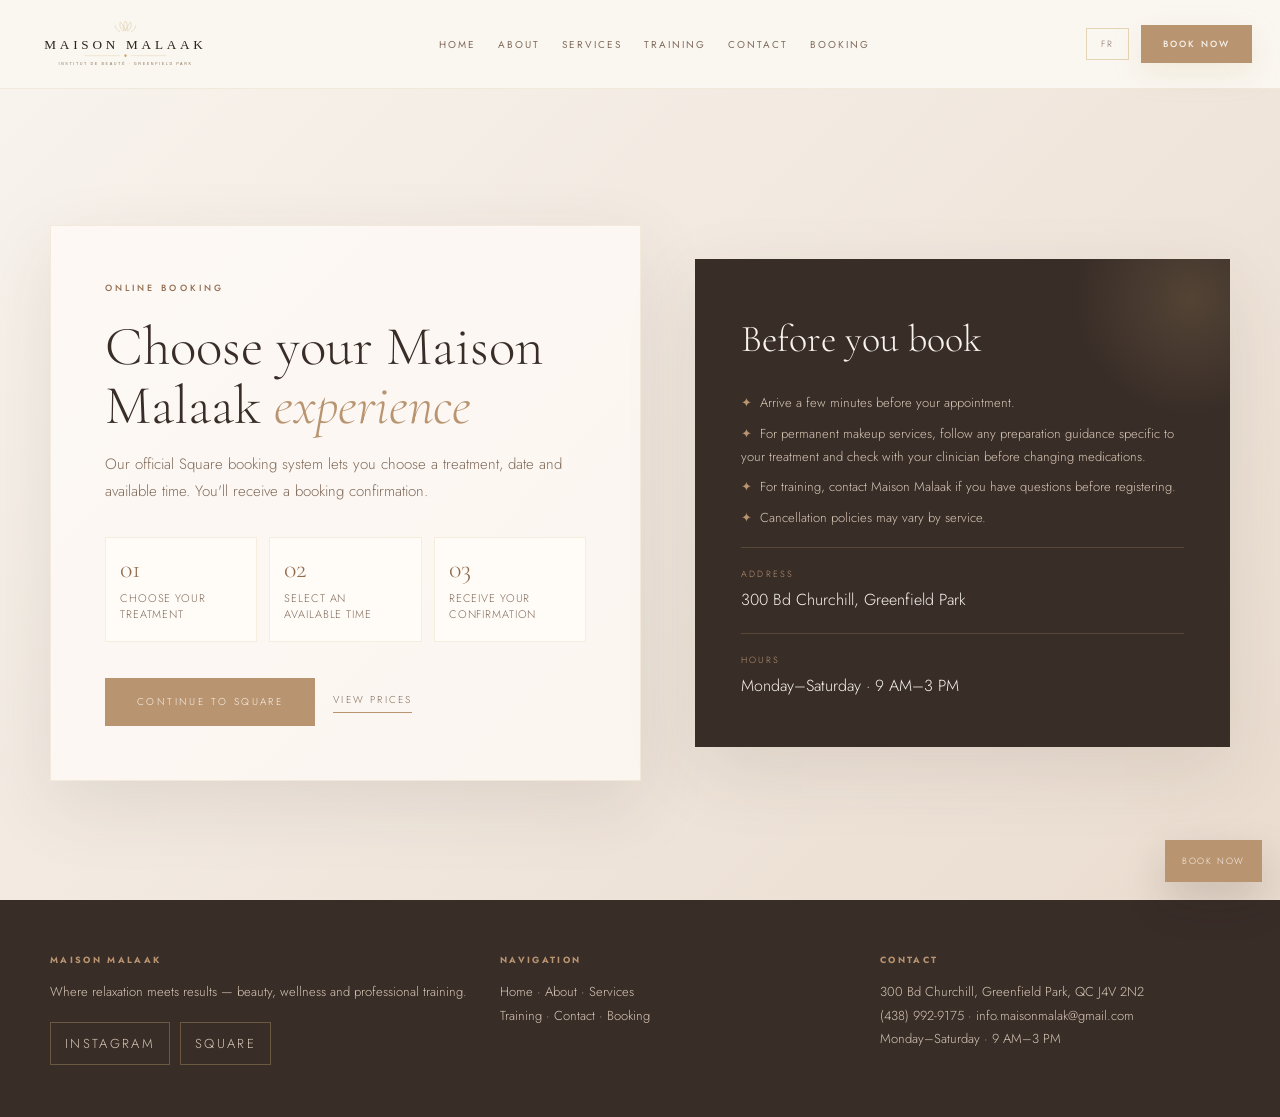
<file: booking-en.html>
<!DOCTYPE html><html lang="en"><head><meta charset="UTF-8"><meta name="viewport" content="width=device-width, initial-scale=1.0"><title>Book an Appointment | Maison Malaak</title><meta name="description" content="Book your appointment at Maison Malaak in Greenfield Park via Square. Choose your treatment, date and time from the available slots."><link rel="preconnect" href="https://fonts.googleapis.com"><link rel="preconnect" href="https://fonts.gstatic.com" crossorigin><link href="https://fonts.googleapis.com/css2?family=Cormorant+Garamond:ital,wght@0,300;0,400;0,500;1,300;1,400&family=Cinzel:wght@400;500;600&family=Jost:wght@300;400;500&display=swap" rel="stylesheet"><link rel="icon" href="assets/favicon.svg" type="image/svg+xml"><link rel="stylesheet" href="assets/style.css">
<link rel="canonical" href="https://maisonmalaak.com/booking-en.html"><link rel="alternate" hreflang="en-CA" href="https://maisonmalaak.com/booking-en.html"><link rel="alternate" hreflang="fr-CA" href="https://maisonmalaak.com/reservation.html">
<meta property="og:type" content="website">
<meta property="og:site_name" content="Maison Malaak">
<meta property="og:title" content="Réserver un soin à Greenfield Park | Maison Malaak">
<meta property="og:description" content="Book your appointment at Maison Malaak in Greenfield Park via Square. Choose your treatment, date and time from the available slots.">
<meta property="og:url" content="https://maisonmalaak.com/booking-en.html">
<meta property="og:locale" content="en_CA">
<meta property="og:image" content="https://maisonmalaak.com/assets/hero.jpg">
<meta name="twitter:card" content="summary_large_image">

<script type="application/ld+json">
{
  "@context": "https://schema.org",
  "@graph": [
    {
      "@type": "WebPage",
      "@id": "https://maisonmalaak.com/booking-en.html#webpage",
      "url": "https://maisonmalaak.com/booking-en.html",
      "name": "Book an appointment in Greenfield Park | Maison Malaak",
      "description": "Book your appointment at Maison Malaak in Greenfield Park via Square. Choose your treatment, date and time from the available slots.",
      "inLanguage": "en-CA",
      "about": {
        "@id": "https://maisonmalaak.com/#business"
      }
    }
  ]
}
</script>
</head><body><a class="skip-link" href="#main">Skip to content</a><header class="topbar"><nav class="nav"><a class="brand" href="/"><img class="brand-logo" src="assets/maison-malaak-logo.svg" alt="Maison Malaak — Institut de Beauté et de Formation"></a><ul class="menu"><li><a href="maison-malaak-en.html">Home</a></li><li><a href="about-en.html">About</a></li><li><a href="services-en.html">Services</a></li><li><a href="training-en.html">Training</a></li><li><a href="contact-en.html">Contact</a></li><li><a href="booking-en.html">Booking</a></li></ul><div class="nav-actions"><a class="lang" href="reservation.html">FR</a><a class="book" href="booking-en.html">Book now</a></div><button class="mobile-toggle" type="button" aria-label="Open menu" aria-controls="mobileMenu" aria-expanded="false"><span></span></button></nav><div class="mobile-menu" id="mobileMenu" aria-hidden="true"><div class="mobile-menu-inner"><div class="mobile-menu-brand">Maison Malaak</div><a href="maison-malaak-en.html">Home</a><a href="about-en.html">About</a><a href="services-en.html">Services</a><a href="training-en.html">Training</a><a href="contact-en.html">Contact</a><a href="booking-en.html">Booking</a><a class="mobile-lang" href="reservation.html">FR</a><a class="mobile-book" href="booking-en.html">Book now</a><div class="mobile-menu-note">300 Bd Churchill · Greenfield Park</div></div></div></header>
<main class="page" id="main"><section class="reservation-hero"><div class="reservation-shell"><div class="reservation-copy"><div class="eyebrow">Online booking</div><h1 class="title">Choose your Maison Malaak <em>experience</em></h1><p class="lead">Our official Square booking system lets you choose a treatment, date and available time. You'll receive a booking confirmation.</p><div class="reservation-steps"><div><strong>01</strong><span>Choose your treatment</span></div><div><strong>02</strong><span>Select an available time</span></div><div><strong>03</strong><span>Receive your confirmation</span></div></div><div class="hero-actions"><a class="btn gold" href="https://book.squareup.com/appointments/mwgl24xg014gi9/location/L419B4RV299FT/services" target="_blank" rel="noopener">Continue to Square</a><a class="text-link" href="services-en.html">View prices</a></div></div><div class="reservation-card"><h2>Before you book</h2><ul class="benefits"><li>Arrive a few minutes before your appointment.</li><li>For permanent makeup services, follow any preparation guidance specific to your treatment and check with your clinician before changing medications.</li><li>For training, contact Maison Malaak if you have questions before registering.</li><li>Cancellation policies may vary by service.</li></ul><div class="reservation-mini"><span>Address</span><strong>300 Bd Churchill, Greenfield Park</strong></div><div class="reservation-mini"><span>Hours</span><strong>Monday–Saturday · 9 AM–3 PM</strong></div></div></div></section></main><footer class="footer"><div class="wrap"><div><h4>Maison Malaak</h4><p>Where relaxation meets results — beauty, wellness and professional training.</p><div class="social-links"><a class="social-pill" href="https://www.instagram.com/maison_malaak" target="_blank" rel="noopener">Instagram</a><a class="social-pill" href="https://book.squareup.com/appointments/mwgl24xg014gi9/location/L419B4RV299FT/services" target="_blank" rel="noopener">Square</a></div></div><div><h4>Navigation</h4><p><a href="maison-malaak-en.html">Home</a> · <a href="about-en.html">About</a> · <a href="services-en.html">Services</a></p><p><a href="training-en.html">Training</a> · <a href="contact-en.html">Contact</a> · <a href="booking-en.html">Booking</a></p></div><div><h4>Contact</h4><p>300 Bd Churchill, Greenfield Park, QC J4V 2N2</p><p>(438) 992-9175 · info.maisonmalak@gmail.com</p><p>Monday–Saturday · 9 AM–3 PM</p></div></div></footer><a class="floating-book" href="booking-en.html">Book now</a><script src="assets/script.js"></script></body></html>
</file>
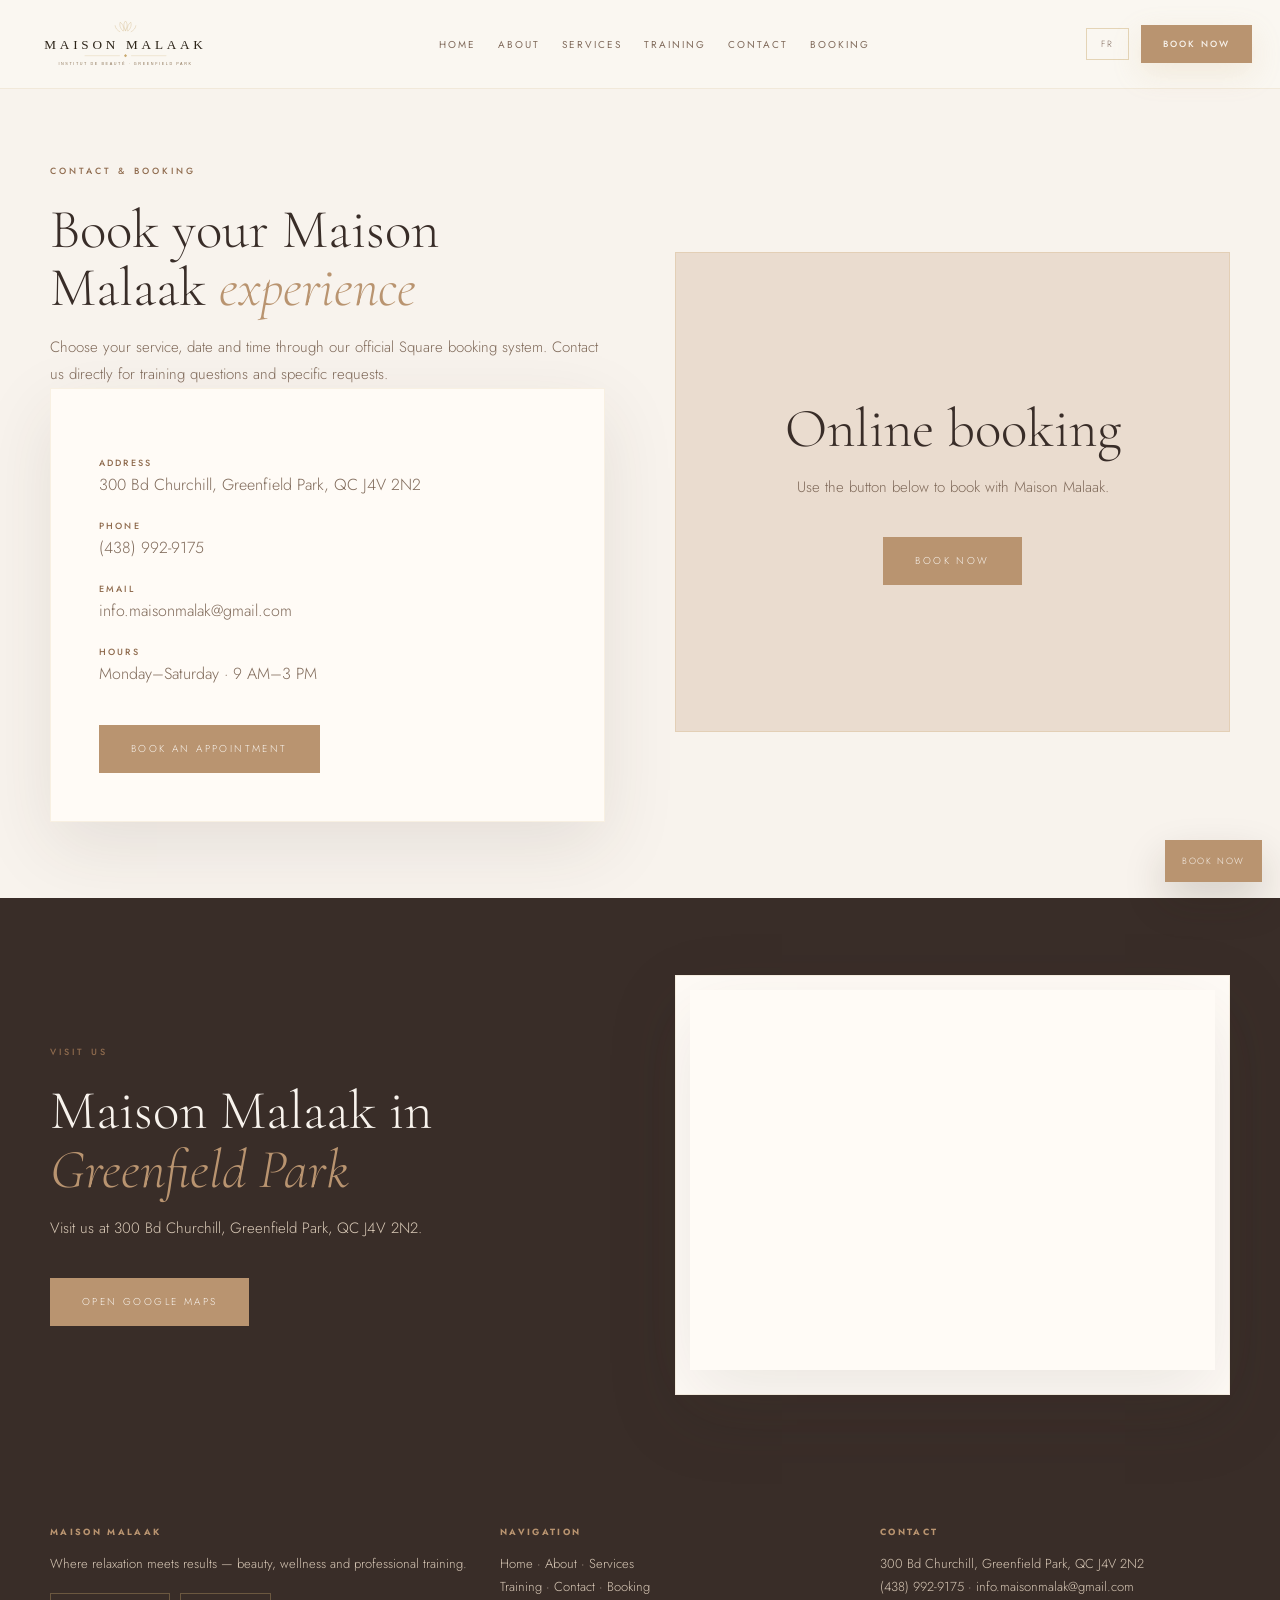
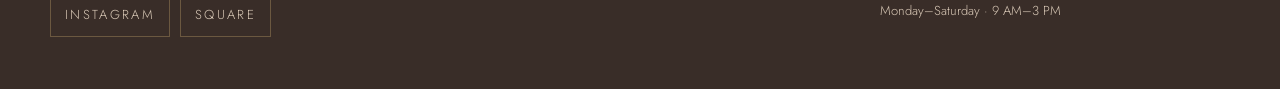
<file: contact-en.html>
<!DOCTYPE html><html lang="en"><head><meta charset="UTF-8"><meta name="viewport" content="width=device-width, initial-scale=1.0"><title>Contact Maison Malaak | Maison Malaak</title><meta name="description" content="Find Maison Malaak at 300 Bd Churchill, Greenfield Park. See our hours, phone and directions, or book your treatment online."><link rel="preconnect" href="https://fonts.googleapis.com"><link rel="preconnect" href="https://fonts.gstatic.com" crossorigin><link href="https://fonts.googleapis.com/css2?family=Cormorant+Garamond:ital,wght@0,300;0,400;0,500;1,300;1,400&family=Cinzel:wght@400;500;600&family=Jost:wght@300;400;500&display=swap" rel="stylesheet"><link rel="icon" href="assets/favicon.svg" type="image/svg+xml"><link rel="stylesheet" href="assets/style.css">
<link rel="canonical" href="https://maisonmalaak.com/contact-en.html"><link rel="alternate" hreflang="en-CA" href="https://maisonmalaak.com/contact-en.html"><link rel="alternate" hreflang="fr-CA" href="https://maisonmalaak.com/contact.html">
<meta property="og:type" content="website">
<meta property="og:site_name" content="Maison Malaak">
<meta property="og:title" content="Contact et adresse à Greenfield Park | Maison Malaak">
<meta property="og:description" content="Find Maison Malaak at 300 Bd Churchill, Greenfield Park. See our hours, phone and directions, or book your treatment online.">
<meta property="og:url" content="https://maisonmalaak.com/contact-en.html">
<meta property="og:locale" content="en_CA">
<meta property="og:image" content="https://maisonmalaak.com/assets/hero.jpg">
<meta name="twitter:card" content="summary_large_image">

<script type="application/ld+json">
{
  "@context": "https://schema.org",
  "@graph": [
    {
      "@type": "ContactPage",
      "@id": "https://maisonmalaak.com/contact-en.html#webpage",
      "url": "https://maisonmalaak.com/contact-en.html",
      "name": "Contact Maison Malaak | Maison Malaak",
      "description": "Find Maison Malaak at 300 Bd Churchill, Greenfield Park. See our hours, phone and directions, or book your treatment online.",
      "inLanguage": "en-CA",
      "about": {
        "@id": "https://maisonmalaak.com/#business"
      }
    },
    {
      "@type": "BeautySalon",
      "@id": "https://maisonmalaak.com/#business",
      "name": "Maison Malaak",
      "url": "https://maisonmalaak.com/",
      "image": "https://maisonmalaak.com/assets/hero.jpg",
      "telephone": "+1-438-992-9175",
      "email": "info.maisonmalak@gmail.com",
      "address": {
        "@type": "PostalAddress",
        "streetAddress": "300 Bd Churchill",
        "addressLocality": "Greenfield Park",
        "addressRegion": "QC",
        "postalCode": "J4V 2N2",
        "addressCountry": "CA"
      },
      "openingHoursSpecification": [
        {
          "@type": "OpeningHoursSpecification",
          "dayOfWeek": [
            "Monday",
            "Tuesday",
            "Wednesday",
            "Thursday",
            "Friday",
            "Saturday"
          ],
          "opens": "09:00",
          "closes": "15:00"
        }
      ],
      "sameAs": [
        "https://www.instagram.com/maison_malaak"
      ]
    }
  ]
}
</script>
</head><body><a class="skip-link" href="#main">Skip to content</a><header class="topbar"><nav class="nav"><a class="brand" href="/"><img class="brand-logo" src="assets/maison-malaak-logo.svg" alt="Maison Malaak — Institut de Beauté et de Formation"></a><ul class="menu"><li><a href="maison-malaak-en.html">Home</a></li><li><a href="about-en.html">About</a></li><li><a href="services-en.html">Services</a></li><li><a href="training-en.html">Training</a></li><li><a href="contact-en.html">Contact</a></li><li><a href="booking-en.html">Booking</a></li></ul><div class="nav-actions"><a class="lang" href="contact.html">FR</a><a class="book" href="booking-en.html">Book now</a></div><button class="mobile-toggle" type="button" aria-label="Open menu" aria-controls="mobileMenu" aria-expanded="false"><span></span></button></nav><div class="mobile-menu" id="mobileMenu" aria-hidden="true"><div class="mobile-menu-inner"><div class="mobile-menu-brand">Maison Malaak</div><a href="maison-malaak-en.html">Home</a><a href="about-en.html">About</a><a href="services-en.html">Services</a><a href="training-en.html">Training</a><a href="contact-en.html">Contact</a><a href="booking-en.html">Booking</a><a class="mobile-lang" href="contact.html">FR</a><a class="mobile-book" href="booking-en.html">Book now</a><div class="mobile-menu-note">300 Bd Churchill · Greenfield Park</div></div></div></header>
<main class="page" id="main"><section class="section"><div class="wrap grid2"><div><div class="eyebrow">Contact & booking</div><h1 class="title">Book your Maison Malaak <em>experience</em></h1><p class="lead">Choose your service, date and time through our official Square booking system. Contact us directly for training questions and specific requests.</p><div class="contact-panel"><div class="info"><div class="label">Address</div><p>300 Bd Churchill, Greenfield Park, QC J4V 2N2</p></div><div class="info"><div class="label">Phone</div><p>(438) 992-9175</p></div><div class="info"><div class="label">Email</div><p>info.maisonmalak@gmail.com</p></div><div class="info"><div class="label">Hours</div><p>Monday–Saturday · 9 AM–3 PM</p></div><div class="hero-actions"><a class="btn gold" href="booking-en.html">Book an appointment</a></div></div></div><div class="booking-embed"><div><h2 class="title">Online booking</h2><p class="lead">Use the button below to book with Maison Malaak.</p><div class="hero-actions" style="justify-content:center"><a class="btn gold" href="booking-en.html">Book now</a></div></div></div></div></section><section class="section band"><div class="wrap grid2"><div><div class="eyebrow">Visit us</div><h2 class="title">Maison Malaak in <em>Greenfield Park</em></h2><p class="lead">Visit us at 300 Bd Churchill, Greenfield Park, QC J4V 2N2.</p><div class="hero-actions"><a class="btn gold" href="https://www.google.com/maps/search/?api=1&amp;query=300%20Bd%20Churchill%2C%20Greenfield%20Park%2C%20QC%20J4V%202N2" target="_blank" rel="noopener">Open Google Maps</a></div></div><div class="map-card"><iframe class="map-frame" title="Map showing Maison Malaak" src="https://maps.google.com/maps?q=300%20Bd%20Churchill%20Greenfield%20Park%20QC&amp;output=embed" loading="lazy"></iframe></div></div></section></main><footer class="footer"><div class="wrap"><div><h4>Maison Malaak</h4><p>Where relaxation meets results — beauty, wellness and professional training.</p><div class="social-links"><a class="social-pill" href="https://www.instagram.com/maison_malaak" target="_blank" rel="noopener">Instagram</a><a class="social-pill" href="https://book.squareup.com/appointments/mwgl24xg014gi9/location/L419B4RV299FT/services" target="_blank" rel="noopener">Square</a></div></div><div><h4>Navigation</h4><p><a href="maison-malaak-en.html">Home</a> · <a href="about-en.html">About</a> · <a href="services-en.html">Services</a></p><p><a href="training-en.html">Training</a> · <a href="contact-en.html">Contact</a> · <a href="booking-en.html">Booking</a></p></div><div><h4>Contact</h4><p>300 Bd Churchill, Greenfield Park, QC J4V 2N2</p><p>(438) 992-9175 · info.maisonmalak@gmail.com</p><p>Monday–Saturday · 9 AM–3 PM</p></div></div></footer><a class="floating-book" href="booking-en.html">Book now</a><script src="assets/script.js"></script></body></html>
</file>
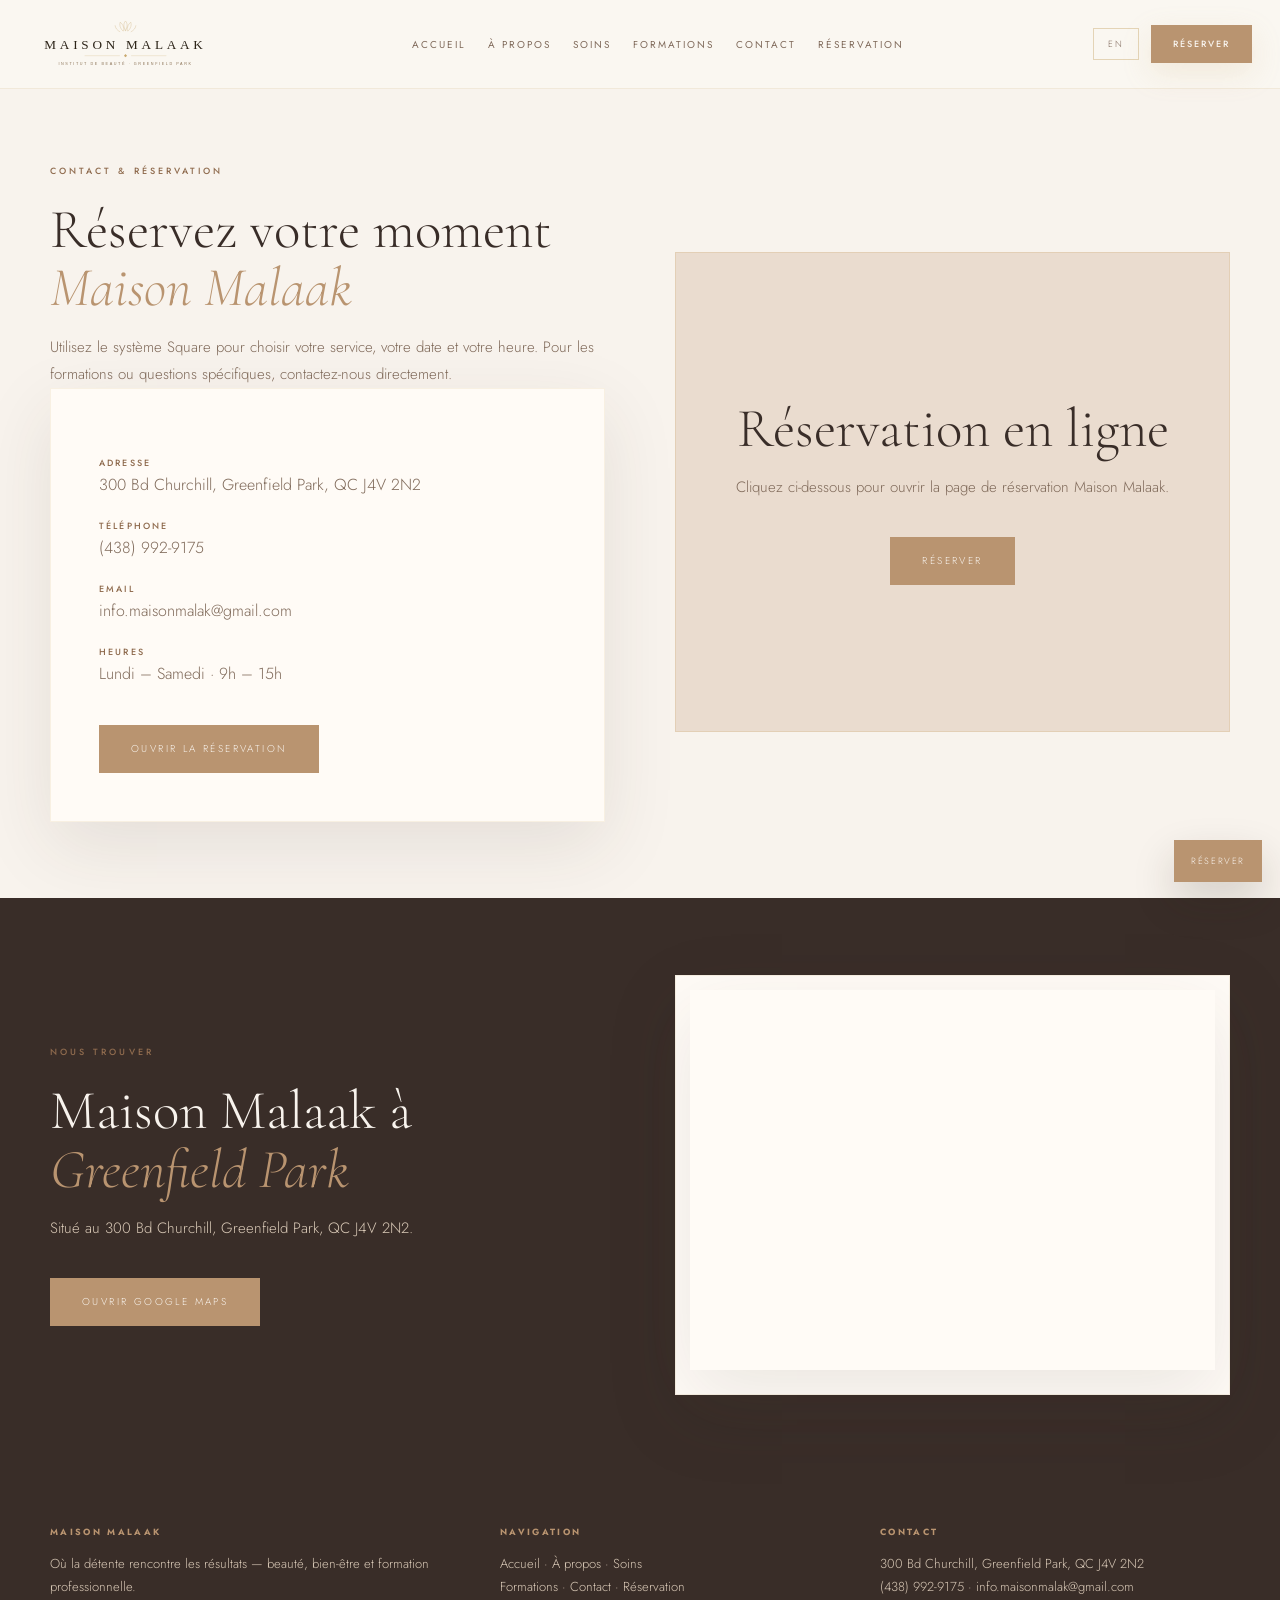
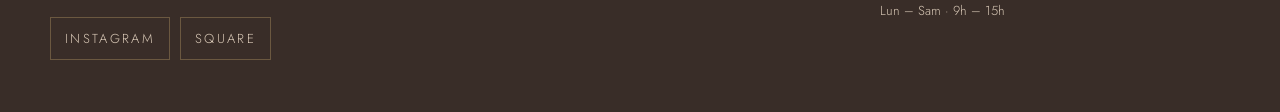
<file: contact.html>
<!DOCTYPE html><html lang="fr"><head><meta charset="UTF-8"><meta name="viewport" content="width=device-width, initial-scale=1.0"><title>Contact et adresse à Greenfield Park | Maison Malaak</title><meta name="description" content="Retrouvez Maison Malaak au 300 Bd Churchill, Greenfield Park. Consultez nos horaires, notre téléphone et l’itinéraire, ou réservez votre soin en ligne."><link rel="preconnect" href="https://fonts.googleapis.com"><link rel="preconnect" href="https://fonts.gstatic.com" crossorigin><link href="https://fonts.googleapis.com/css2?family=Cormorant+Garamond:ital,wght@0,300;0,400;0,500;1,300;1,400&family=Cinzel:wght@400;500;600&family=Jost:wght@300;400;500&display=swap" rel="stylesheet"><link rel="icon" href="assets/favicon.svg" type="image/svg+xml"><link rel="stylesheet" href="assets/style.css">
<link rel="canonical" href="https://maisonmalaak.com/contact.html">
<link rel="alternate" hreflang="fr-CA" href="https://maisonmalaak.com/contact.html">
<link rel="alternate" hreflang="en-CA" href="https://maisonmalaak.com/contact-en.html">
<meta property="og:type" content="website">
<meta property="og:site_name" content="Maison Malaak">
<meta property="og:title" content="Contact et adresse à Greenfield Park | Maison Malaak">
<meta property="og:description" content="Retrouvez Maison Malaak au 300 Bd Churchill, Greenfield Park. Consultez nos horaires, notre téléphone et l’itinéraire, ou réservez votre soin en ligne.">
<meta property="og:url" content="https://maisonmalaak.com/contact.html">
<meta property="og:locale" content="fr_CA">
<meta property="og:image" content="https://maisonmalaak.com/assets/hero.jpg">
<meta name="twitter:card" content="summary_large_image">
<script type="application/ld+json">
{
  "@context": "https://schema.org",
  "@graph": [
    {
      "@type": "ContactPage",
      "@id": "https://maisonmalaak.com/contact.html#webpage",
      "url": "https://maisonmalaak.com/contact.html",
      "name": "Contact et adresse à Greenfield Park | Maison Malaak",
      "description": "Retrouvez Maison Malaak au 300 Bd Churchill, Greenfield Park. Consultez nos horaires, notre téléphone et l’itinéraire, ou réservez votre soin en ligne.",
      "inLanguage": "fr-CA",
      "about": {
        "@id": "https://maisonmalaak.com/#business"
      }
    },
    {
      "@type": "BeautySalon",
      "@id": "https://maisonmalaak.com/#business",
      "name": "Maison Malaak",
      "url": "https://maisonmalaak.com/",
      "image": "https://maisonmalaak.com/assets/hero.jpg",
      "telephone": "+1-438-992-9175",
      "email": "info.maisonmalak@gmail.com",
      "address": {
        "@type": "PostalAddress",
        "streetAddress": "300 Bd Churchill",
        "addressLocality": "Greenfield Park",
        "addressRegion": "QC",
        "postalCode": "J4V 2N2",
        "addressCountry": "CA"
      },
      "openingHoursSpecification": [
        {
          "@type": "OpeningHoursSpecification",
          "dayOfWeek": [
            "Monday",
            "Tuesday",
            "Wednesday",
            "Thursday",
            "Friday",
            "Saturday"
          ],
          "opens": "09:00",
          "closes": "15:00"
        }
      ],
      "sameAs": [
        "https://www.instagram.com/maison_malaak"
      ]
    }
  ]
}
</script>
</head><body><a class="skip-link" href="#main">Aller au contenu</a><header class="topbar"><nav class="nav"><a class="brand" href="/"><img class="brand-logo" src="assets/maison-malaak-logo.svg" alt="Maison Malaak — Institut de Beauté et de Formation"></a><ul class="menu"><li><a href="/">Accueil</a></li><li><a href="a-propos.html">À propos</a></li><li><a href="soins.html">Soins</a></li><li><a href="formations.html">Formations</a></li><li><a href="contact.html">Contact</a></li><li><a href="reservation.html">Réservation</a></li></ul><div class="nav-actions"><a class="lang" href="maison-malaak-en.html">EN</a><a class="book" href="reservation.html">Réserver</a></div><button class="mobile-toggle" type="button" aria-label="Ouvrir le menu" aria-controls="mobileMenu" aria-expanded="false"><span></span></button></nav><div class="mobile-menu" id="mobileMenu" aria-hidden="true"><div class="mobile-menu-inner"><div class="mobile-menu-brand">Maison Malaak</div><a href="/">Accueil</a><a href="a-propos.html">À propos</a><a href="soins.html">Soins</a><a href="formations.html">Formations</a><a href="contact.html">Contact</a><a href="reservation.html">Réservation</a><a class="mobile-lang" href="maison-malaak-en.html">EN</a><a class="mobile-book" href="reservation.html">Réserver</a><div class="mobile-menu-note">300 Bd Churchill · Greenfield Park</div></div></div></header>
<main class="page" id="main"><section class="section"><div class="wrap grid2"><div><div class="eyebrow">Contact & réservation</div><h1 class="title">Réservez votre moment <em>Maison Malaak</em></h1><p class="lead">Utilisez le système Square pour choisir votre service, votre date et votre heure. Pour les formations ou questions spécifiques, contactez-nous directement.</p><div class="contact-panel"><div class="info"><div class="label">Adresse</div><p>300 Bd Churchill, Greenfield Park, QC J4V 2N2</p></div><div class="info"><div class="label">Téléphone</div><p>(438) 992-9175</p></div><div class="info"><div class="label">Email</div><p>info.maisonmalak@gmail.com</p></div><div class="info"><div class="label">Heures</div><p>Lundi – Samedi · 9h – 15h</p></div><div class="hero-actions"><a class="btn gold" href="reservation.html">Ouvrir la réservation</a></div></div></div><div class="booking-embed"><div><h2 class="title">Réservation en ligne</h2><p class="lead">Cliquez ci-dessous pour ouvrir la page de réservation Maison Malaak.</p><div class="hero-actions" style="justify-content:center"><a class="btn gold" href="reservation.html">Réserver</a></div></div></div></div></section><section class="section band"><div class="wrap grid2"><div><div class="eyebrow">Nous trouver</div><h2 class="title">Maison Malaak à <em>Greenfield Park</em></h2><p class="lead">Situé au 300 Bd Churchill, Greenfield Park, QC J4V 2N2.</p><div class="hero-actions"><a class="btn gold" href="https://www.google.com/maps/search/?api=1&query=300%20Bd%20Churchill%2C%20Greenfield%20Park%2C%20QC%20J4V%202N2" target="_blank" rel="noopener">Ouvrir Google Maps</a></div></div><div class="map-card"><iframe class="map-frame" title="Carte Maison Malaak" src="https://www.google.com/maps?q=300%20Bd%20Churchill%2C%20Greenfield%20Park%2C%20QC%20J4V%202N2&output=embed" loading="lazy" referrerpolicy="no-referrer-when-downgrade"></iframe></div></div></section></main><footer class="footer"><div class="wrap"><div><h4>Maison Malaak</h4><p>Où la détente rencontre les résultats — beauté, bien-être et formation professionnelle.</p><div class="social-links"><a class="social-pill" href="https://www.instagram.com/maison_malaak" target="_blank" rel="noopener">Instagram</a><a class="social-pill" href="https://book.squareup.com/appointments/mwgl24xg014gi9/location/L419B4RV299FT/services" target="_blank" rel="noopener">Square</a></div></div><div><h4>Navigation</h4><p><a href="/">Accueil</a> · <a href="a-propos.html">À propos</a> · <a href="soins.html">Soins</a></p><p><a href="formations.html">Formations</a> · <a href="contact.html">Contact</a> · <a href="reservation.html">Réservation</a></p></div><div><h4>Contact</h4><p>300 Bd Churchill, Greenfield Park, QC J4V 2N2</p><p>(438) 992-9175 · info.maisonmalak@gmail.com</p><p>Lun – Sam · 9h – 15h</p></div></div></footer><a class="floating-book" href="reservation.html">Réserver</a><script src="assets/script.js"></script></body></html>
</file>
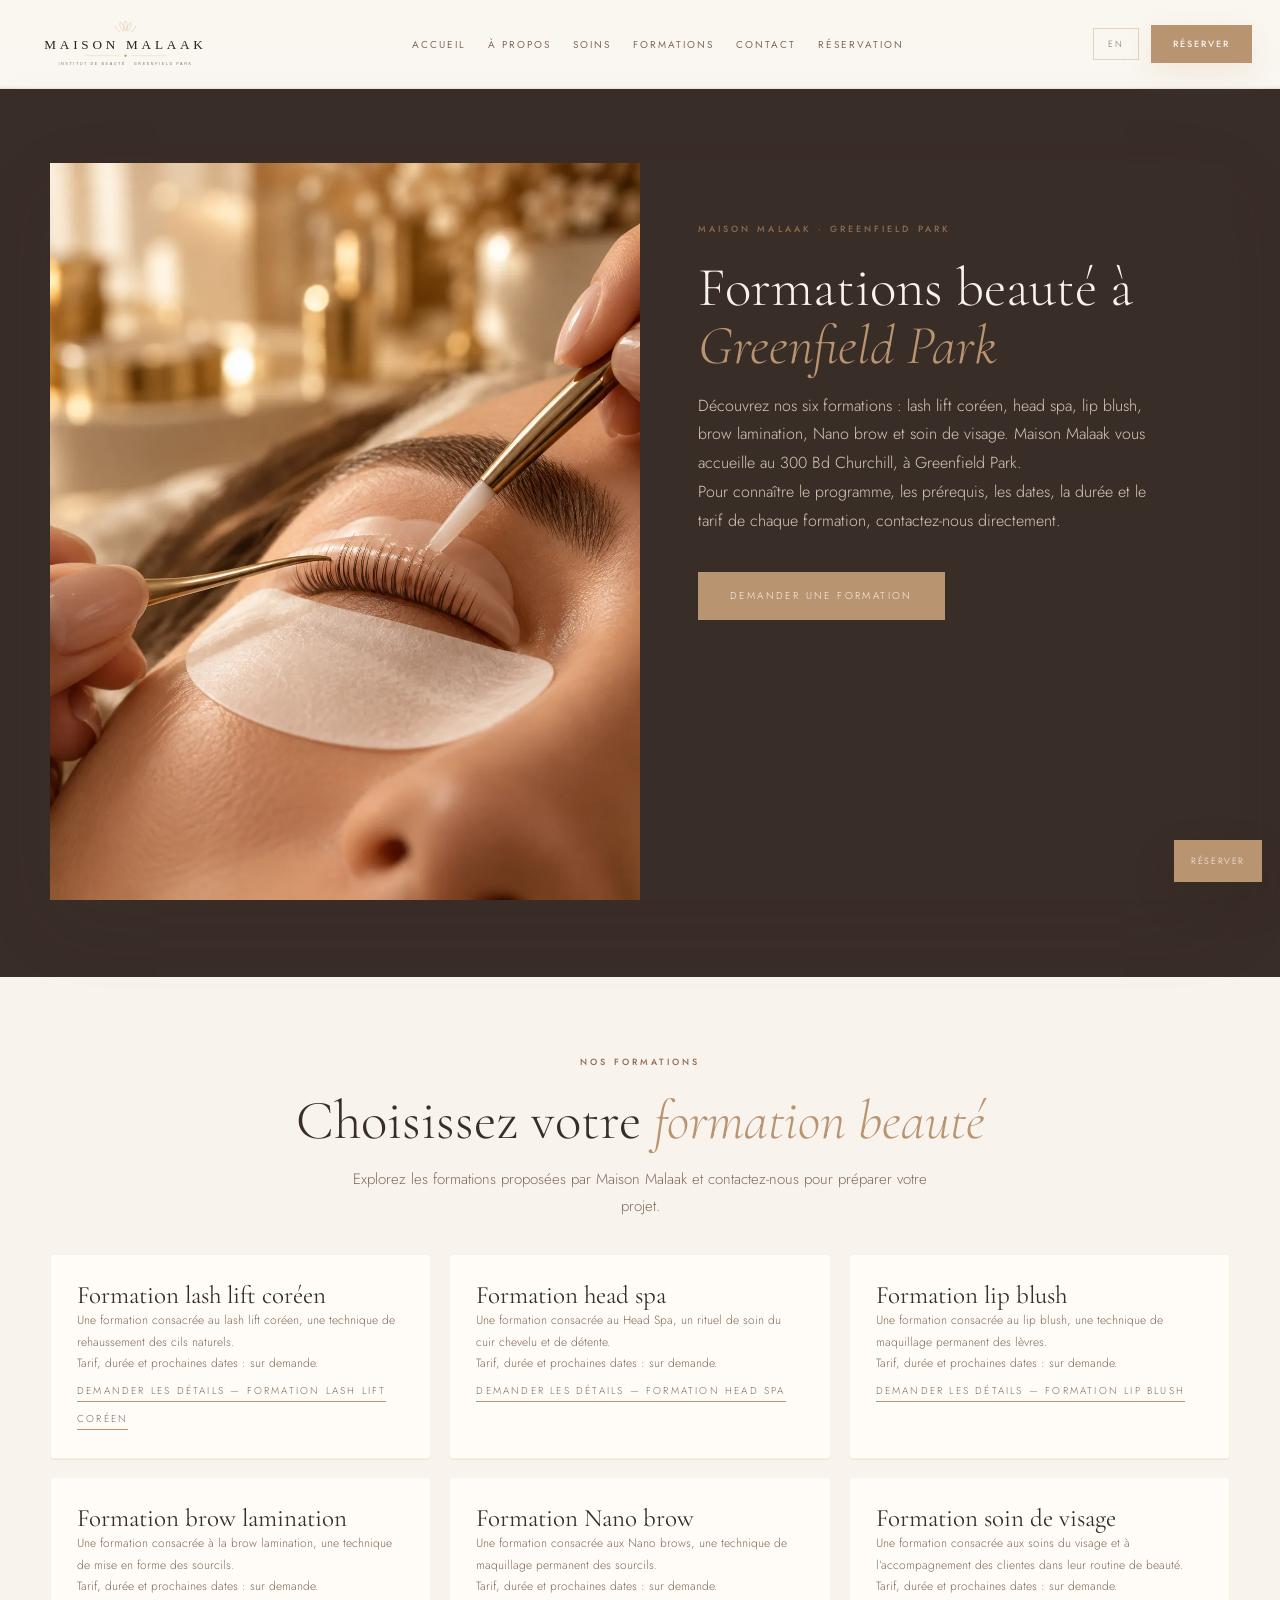
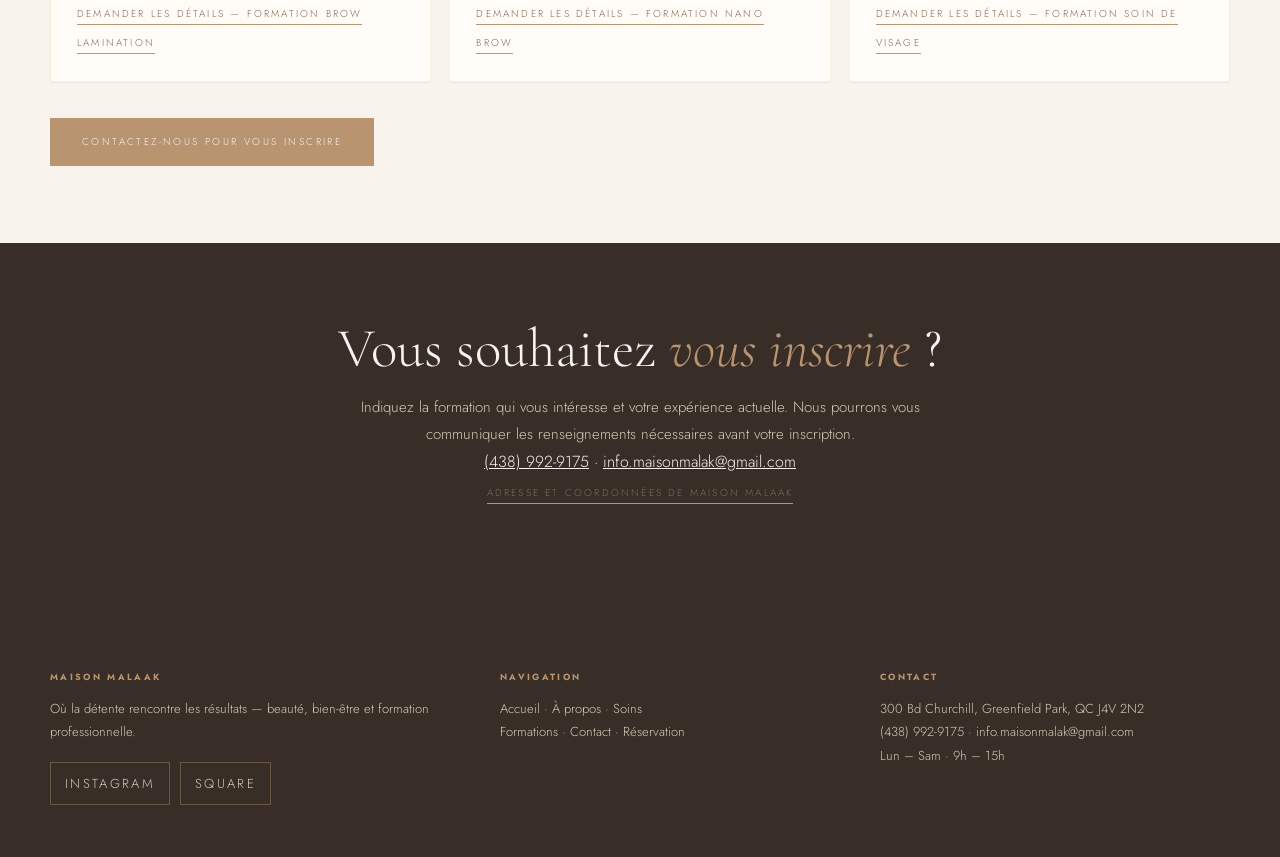
<file: formations.html>
<!DOCTYPE html><html lang="fr"><head><meta charset="UTF-8"><meta name="viewport" content="width=device-width, initial-scale=1.0"><title>Formations beauté à Greenfield Park | Maison Malaak</title><meta name="description" content="Formations à Greenfield Park : lash lift coréen, head spa, lip blush, brow lamination, Nano brow et soin de visage. Découvrez Maison Malaak."><link rel="preconnect" href="https://fonts.googleapis.com"><link rel="preconnect" href="https://fonts.gstatic.com" crossorigin><link href="https://fonts.googleapis.com/css2?family=Cormorant+Garamond:ital,wght@0,300;0,400;0,500;1,300;1,400&family=Cinzel:wght@400;500;600&family=Jost:wght@300;400;500&display=swap" rel="stylesheet"><link rel="icon" href="assets/favicon.svg" type="image/svg+xml"><link rel="stylesheet" href="assets/style.css">
<link rel="canonical" href="https://maisonmalaak.com/formations.html">
<link rel="alternate" hreflang="fr-CA" href="https://maisonmalaak.com/formations.html">
<link rel="alternate" hreflang="en-CA" href="https://maisonmalaak.com/training-en.html">
<meta property="og:type" content="website">
<meta property="og:site_name" content="Maison Malaak">
<meta property="og:title" content="Formations beauté à Greenfield Park | Maison Malaak">
<meta property="og:description" content="Formations à Greenfield Park : lash lift coréen, head spa, lip blush, brow lamination, Nano brow et soin de visage. Découvrez Maison Malaak.">
<meta property="og:url" content="https://maisonmalaak.com/formations.html">
<meta property="og:locale" content="fr_CA">
<meta property="og:image" content="https://maisonmalaak.com/assets/hero.jpg">
<meta name="twitter:card" content="summary_large_image">
<script type="application/ld+json">
{
  "@context": "https://schema.org",
  "@graph": [
    {
      "@type": "WebPage",
      "@id": "https://maisonmalaak.com/formations.html#webpage",
      "url": "https://maisonmalaak.com/formations.html",
      "name": "Formations beauté à Greenfield Park | Maison Malaak",
      "description": "Formations à Greenfield Park : lash lift coréen, head spa, lip blush, brow lamination, Nano brow et soin de visage. Découvrez Maison Malaak.",
      "inLanguage": "fr-CA",
      "about": {
        "@id": "https://maisonmalaak.com/#business"
      },
      "mainEntity": {
        "@type": "ItemList",
        "name": "Formations beauté Maison Malaak",
        "itemListElement": [
          {
            "@type": "ListItem",
            "position": 1,
            "item": {
              "@type": "Course",
              "name": "Formation lash lift coréen",
              "description": "Une formation consacrée au lash lift coréen, une technique de rehaussement des cils naturels.",
              "url": "https://maisonmalaak.com/formations.html#formation-lash-lift-coreen",
              "provider": {
                "@type": "Organization",
                "name": "Maison Malaak",
                "url": "https://maisonmalaak.com/"
              }
            }
          },
          {
            "@type": "ListItem",
            "position": 2,
            "item": {
              "@type": "Course",
              "name": "Formation head spa",
              "description": "Une formation consacrée au Head Spa, un rituel de soin du cuir chevelu et de détente.",
              "url": "https://maisonmalaak.com/formations.html#formation-head-spa",
              "provider": {
                "@type": "Organization",
                "name": "Maison Malaak",
                "url": "https://maisonmalaak.com/"
              }
            }
          },
          {
            "@type": "ListItem",
            "position": 3,
            "item": {
              "@type": "Course",
              "name": "Formation lip blush",
              "description": "Une formation consacrée au lip blush, une technique de maquillage permanent des lèvres.",
              "url": "https://maisonmalaak.com/formations.html#formation-lip-blush",
              "provider": {
                "@type": "Organization",
                "name": "Maison Malaak",
                "url": "https://maisonmalaak.com/"
              }
            }
          },
          {
            "@type": "ListItem",
            "position": 4,
            "item": {
              "@type": "Course",
              "name": "Formation brow lamination",
              "description": "Une formation consacrée à la brow lamination, une technique de mise en forme des sourcils.",
              "url": "https://maisonmalaak.com/formations.html#formation-brow-lamination",
              "provider": {
                "@type": "Organization",
                "name": "Maison Malaak",
                "url": "https://maisonmalaak.com/"
              }
            }
          },
          {
            "@type": "ListItem",
            "position": 5,
            "item": {
              "@type": "Course",
              "name": "Formation Nano brow",
              "description": "Une formation consacrée aux Nano brows, une technique de maquillage permanent des sourcils.",
              "url": "https://maisonmalaak.com/formations.html#formation-nano-brow",
              "provider": {
                "@type": "Organization",
                "name": "Maison Malaak",
                "url": "https://maisonmalaak.com/"
              }
            }
          },
          {
            "@type": "ListItem",
            "position": 6,
            "item": {
              "@type": "Course",
              "name": "Formation soin de visage",
              "description": "Une formation consacrée aux soins du visage et à l’accompagnement des clientes dans leur routine de beauté.",
              "url": "https://maisonmalaak.com/formations.html#formation-soin-de-visage",
              "provider": {
                "@type": "Organization",
                "name": "Maison Malaak",
                "url": "https://maisonmalaak.com/"
              }
            }
          }
        ]
      }
    }
  ]
}
</script>
</head><body><a class="skip-link" href="#main">Aller au contenu</a><header class="topbar"><nav class="nav"><a class="brand" href="/"><img class="brand-logo" src="assets/maison-malaak-logo.svg" alt="Maison Malaak — Institut de Beauté et de Formation"></a><ul class="menu"><li><a href="/">Accueil</a></li><li><a href="a-propos.html">À propos</a></li><li><a href="soins.html">Soins</a></li><li><a href="formations.html">Formations</a></li><li><a href="contact.html">Contact</a></li><li><a href="reservation.html">Réservation</a></li></ul><div class="nav-actions"><a class="lang" href="maison-malaak-en.html">EN</a><a class="book" href="reservation.html">Réserver</a></div><button class="mobile-toggle" type="button" aria-label="Ouvrir le menu" aria-controls="mobileMenu" aria-expanded="false"><span></span></button></nav><div class="mobile-menu" id="mobileMenu" aria-hidden="true"><div class="mobile-menu-inner"><div class="mobile-menu-brand">Maison Malaak</div><a href="/">Accueil</a><a href="a-propos.html">À propos</a><a href="soins.html">Soins</a><a href="formations.html">Formations</a><a href="contact.html">Contact</a><a href="reservation.html">Réservation</a><a class="mobile-lang" href="maison-malaak-en.html">EN</a><a class="mobile-book" href="reservation.html">Réserver</a><div class="mobile-menu-note">300 Bd Churchill · Greenfield Park</div></div></div></header>
<main class="page" id="main">
<section class="section band"><div class="wrap training-card"><img src="luxury-lash-lift.webp" alt="Illustration de l’univers des formations beauté Maison Malaak"><div class="training-copy"><div class="eyebrow">Maison Malaak · Greenfield Park</div><h1 class="title">Formations beauté à <em>Greenfield Park</em></h1><p>Découvrez nos six formations : lash lift coréen, head spa, lip blush, brow lamination, Nano brow et soin de visage. Maison Malaak vous accueille au 300 Bd Churchill, à Greenfield Park.</p><p>Pour connaître le programme, les prérequis, les dates, la durée et le tarif de chaque formation, contactez-nous directement.</p><div class="hero-actions"><a class="btn gold" href="mailto:info.maisonmalak@gmail.com?subject=Renseignements%20sur%20les%20formations">Demander une formation</a></div></div></div></section>
<section class="section"><div class="wrap"><div class="section-head"><div class="eyebrow">Nos formations</div><h2 class="title">Choisissez votre <em>formation beauté</em></h2><p class="lead">Explorez les formations proposées par Maison Malaak et contactez-nous pour préparer votre projet.</p></div><div class="cards"><article class="card" id="formation-lash-lift-coreen"><div class="card-body"><h3>Formation lash lift coréen</h3><p class="small">Une formation consacrée au lash lift coréen, une technique de rehaussement des cils naturels.</p><p class="small">Tarif, durée et prochaines dates : sur demande.</p><a class="text-link" href="mailto:info.maisonmalak@gmail.com?subject=Renseignements%20%E2%80%94%20Formation%20lash%20lift%20cor%C3%A9en">Demander les détails — Formation lash lift coréen</a></div></article>
<article class="card" id="formation-head-spa"><div class="card-body"><h3>Formation head spa</h3><p class="small">Une formation consacrée au Head Spa, un rituel de soin du cuir chevelu et de détente.</p><p class="small">Tarif, durée et prochaines dates : sur demande.</p><a class="text-link" href="mailto:info.maisonmalak@gmail.com?subject=Renseignements%20%E2%80%94%20Formation%20head%20spa">Demander les détails — Formation head spa</a></div></article>
<article class="card" id="formation-lip-blush"><div class="card-body"><h3>Formation lip blush</h3><p class="small">Une formation consacrée au lip blush, une technique de maquillage permanent des lèvres.</p><p class="small">Tarif, durée et prochaines dates : sur demande.</p><a class="text-link" href="mailto:info.maisonmalak@gmail.com?subject=Renseignements%20%E2%80%94%20Formation%20lip%20blush">Demander les détails — Formation lip blush</a></div></article>
<article class="card" id="formation-brow-lamination"><div class="card-body"><h3>Formation brow lamination</h3><p class="small">Une formation consacrée à la brow lamination, une technique de mise en forme des sourcils.</p><p class="small">Tarif, durée et prochaines dates : sur demande.</p><a class="text-link" href="mailto:info.maisonmalak@gmail.com?subject=Renseignements%20%E2%80%94%20Formation%20brow%20lamination">Demander les détails — Formation brow lamination</a></div></article>
<article class="card" id="formation-nano-brow"><div class="card-body"><h3>Formation Nano brow</h3><p class="small">Une formation consacrée aux Nano brows, une technique de maquillage permanent des sourcils.</p><p class="small">Tarif, durée et prochaines dates : sur demande.</p><a class="text-link" href="mailto:info.maisonmalak@gmail.com?subject=Renseignements%20%E2%80%94%20Formation%20Nano%20brow">Demander les détails — Formation Nano brow</a></div></article>
<article class="card" id="formation-soin-de-visage"><div class="card-body"><h3>Formation soin de visage</h3><p class="small">Une formation consacrée aux soins du visage et à l’accompagnement des clientes dans leur routine de beauté.</p><p class="small">Tarif, durée et prochaines dates : sur demande.</p><a class="text-link" href="mailto:info.maisonmalak@gmail.com?subject=Renseignements%20%E2%80%94%20Formation%20soin%20de%20visage">Demander les détails — Formation soin de visage</a></div></article></div><div class="hero-actions"><a class="btn gold" href="contact.html">Contactez-nous pour vous inscrire</a></div></div></section>
<section class="section band"><div class="wrap"><div class="section-head"><h2 class="title">Vous souhaitez <em>vous inscrire</em> ?</h2><p class="lead">Indiquez la formation qui vous intéresse et votre expérience actuelle. Nous pourrons vous communiquer les renseignements nécessaires avant votre inscription.</p><p><a href="tel:+14389929175">(438) 992-9175</a> · <a href="mailto:info.maisonmalak@gmail.com">info.maisonmalak@gmail.com</a></p><a class="text-link" href="contact.html">Adresse et coordonnées de Maison Malaak</a></div></div></section>
</main><footer class="footer"><div class="wrap"><div><h4>Maison Malaak</h4><p>Où la détente rencontre les résultats — beauté, bien-être et formation professionnelle.</p><div class="social-links"><a class="social-pill" href="https://www.instagram.com/maison_malaak" target="_blank" rel="noopener">Instagram</a><a class="social-pill" href="https://book.squareup.com/appointments/mwgl24xg014gi9/location/L419B4RV299FT/services" target="_blank" rel="noopener">Square</a></div></div><div><h4>Navigation</h4><p><a href="/">Accueil</a> · <a href="a-propos.html">À propos</a> · <a href="soins.html">Soins</a></p><p><a href="formations.html">Formations</a> · <a href="contact.html">Contact</a> · <a href="reservation.html">Réservation</a></p></div><div><h4>Contact</h4><p>300 Bd Churchill, Greenfield Park, QC J4V 2N2</p><p>(438) 992-9175 · info.maisonmalak@gmail.com</p><p>Lun – Sam · 9h – 15h</p></div></div></footer><a class="floating-book" href="reservation.html">Réserver</a><script src="assets/script.js"></script></body></html>
</file>
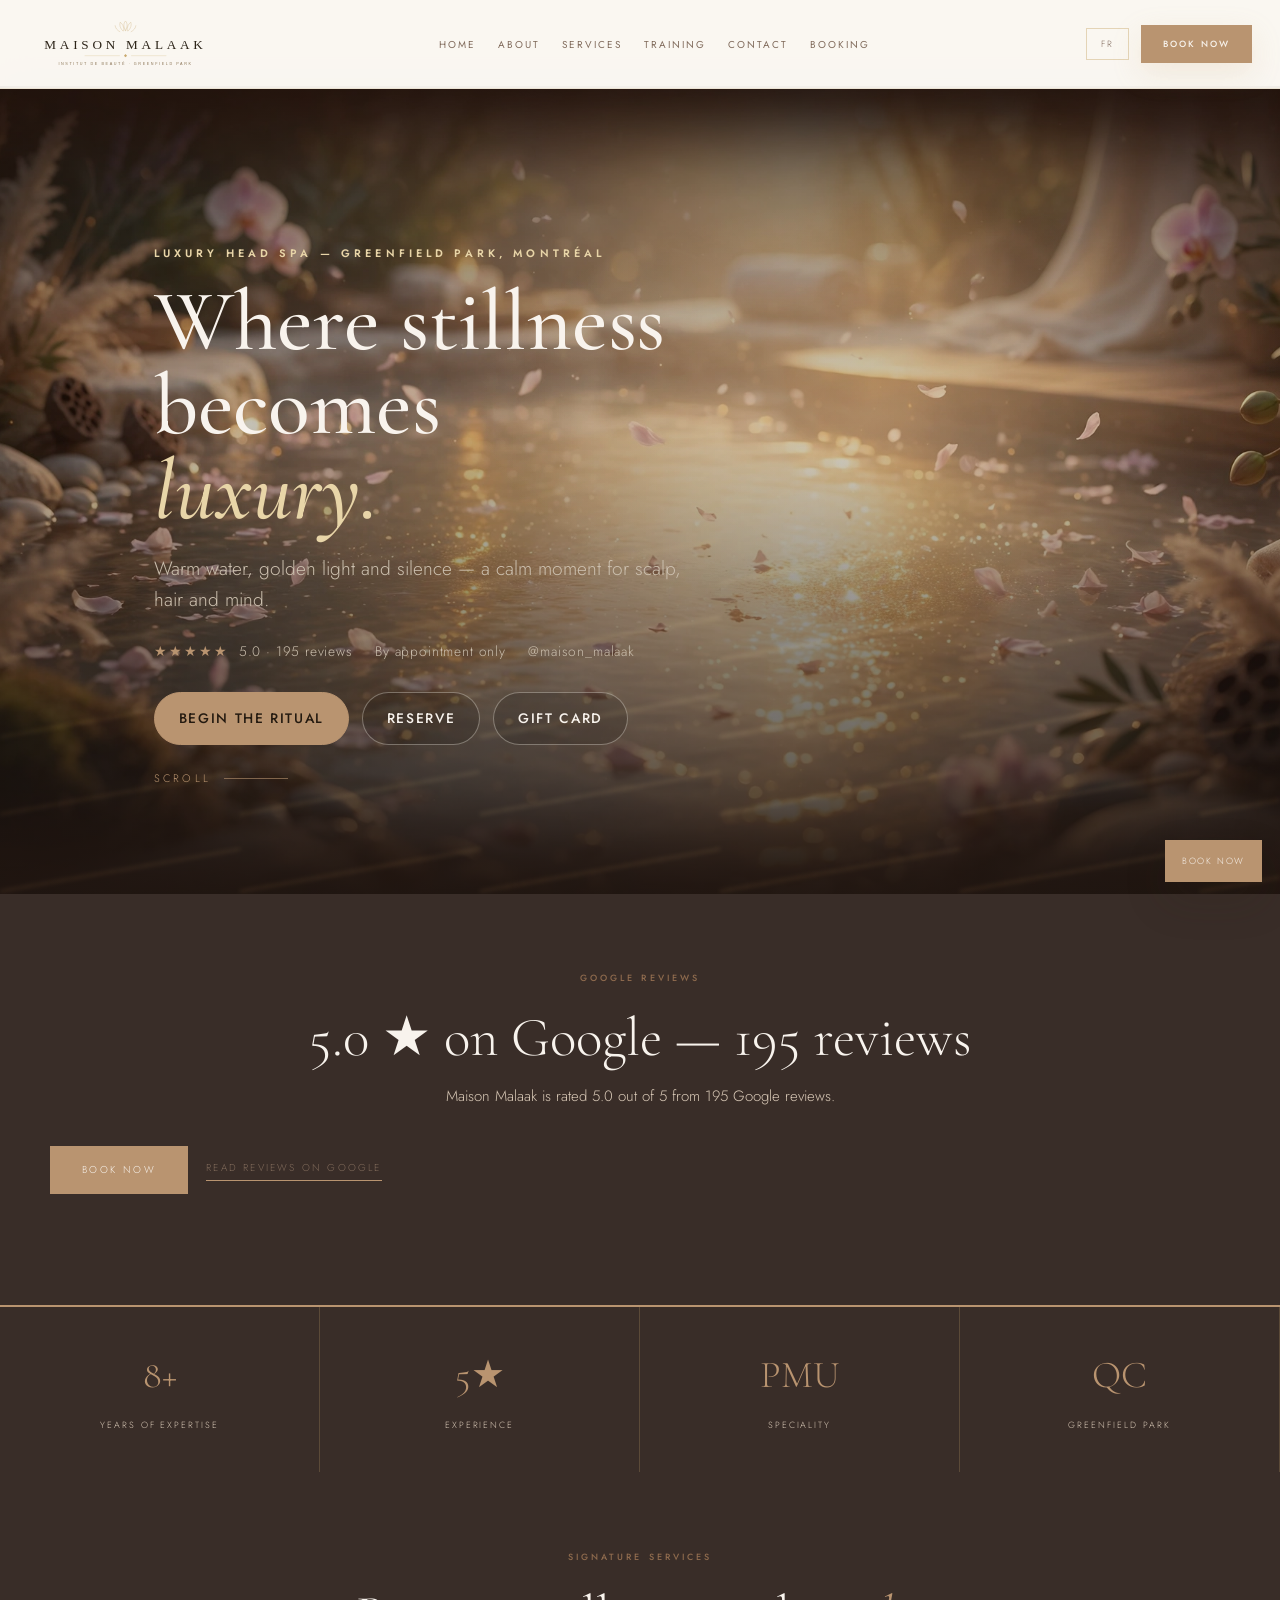
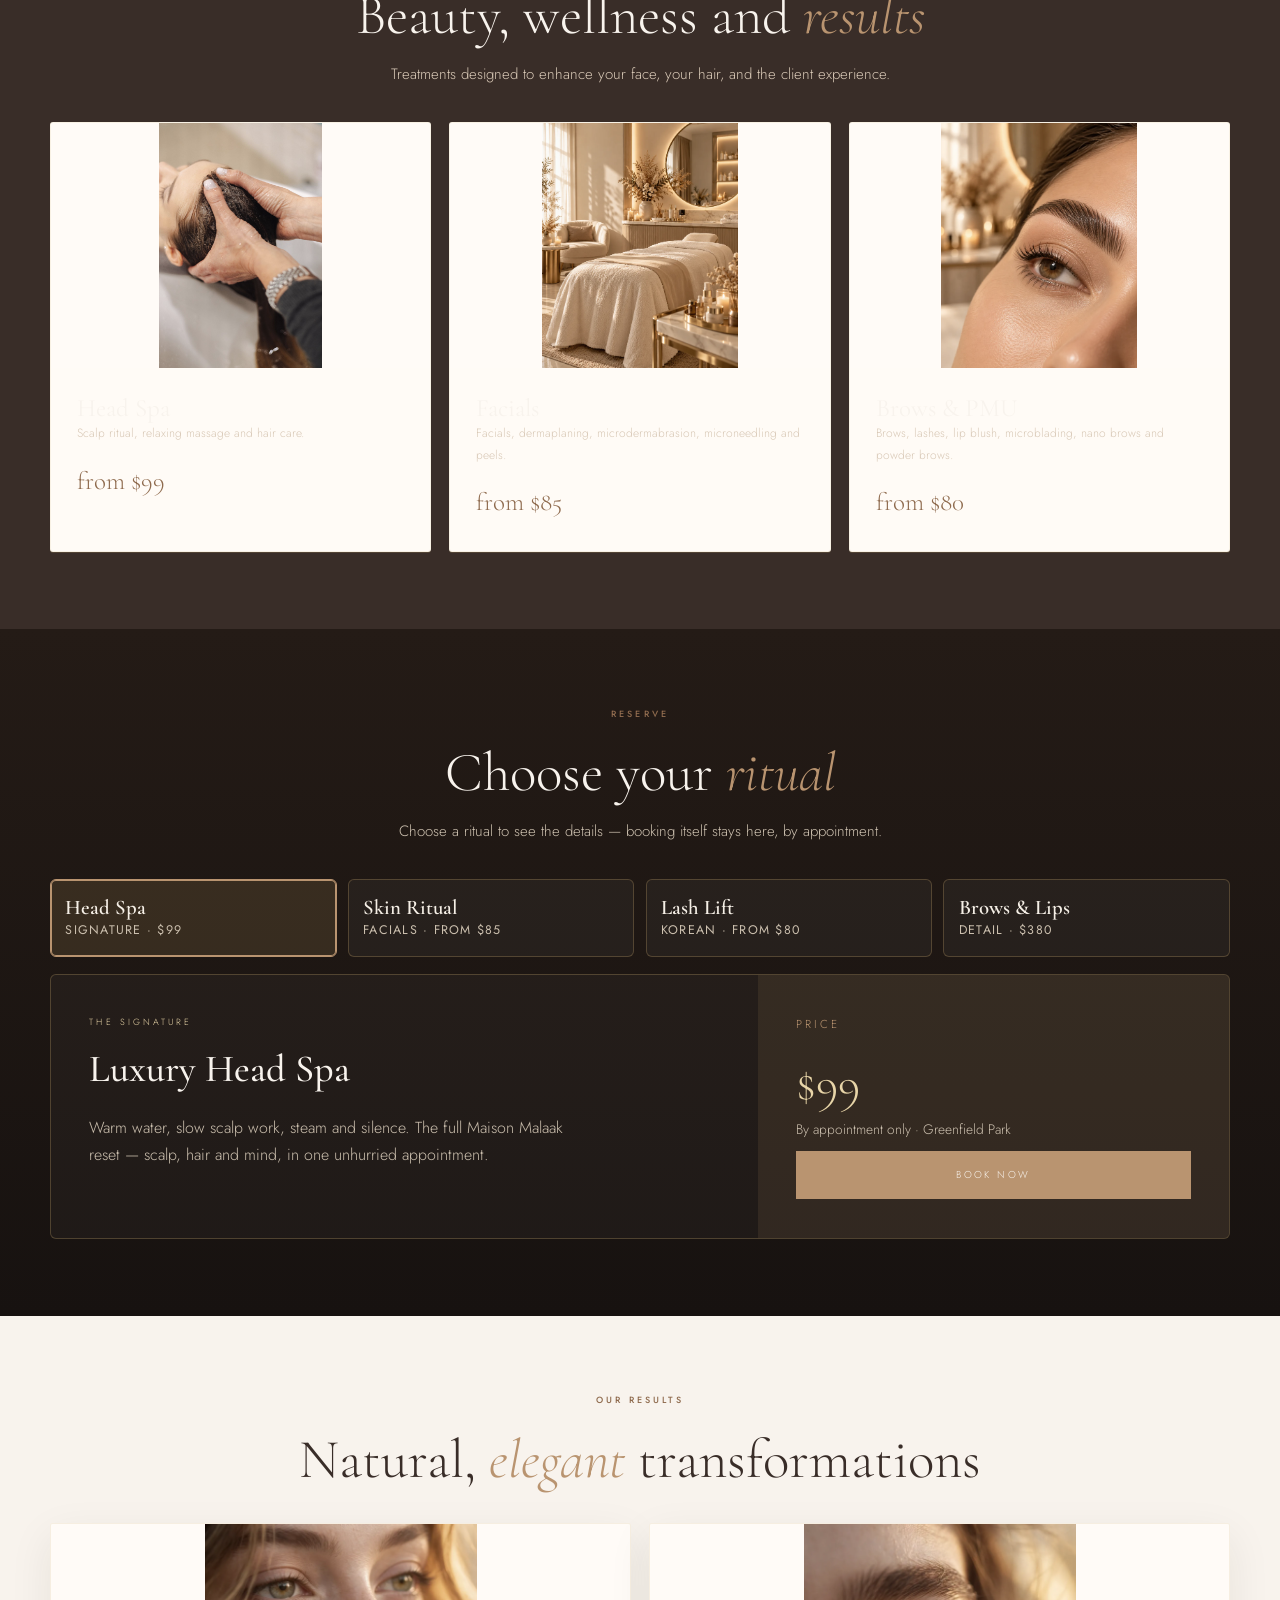
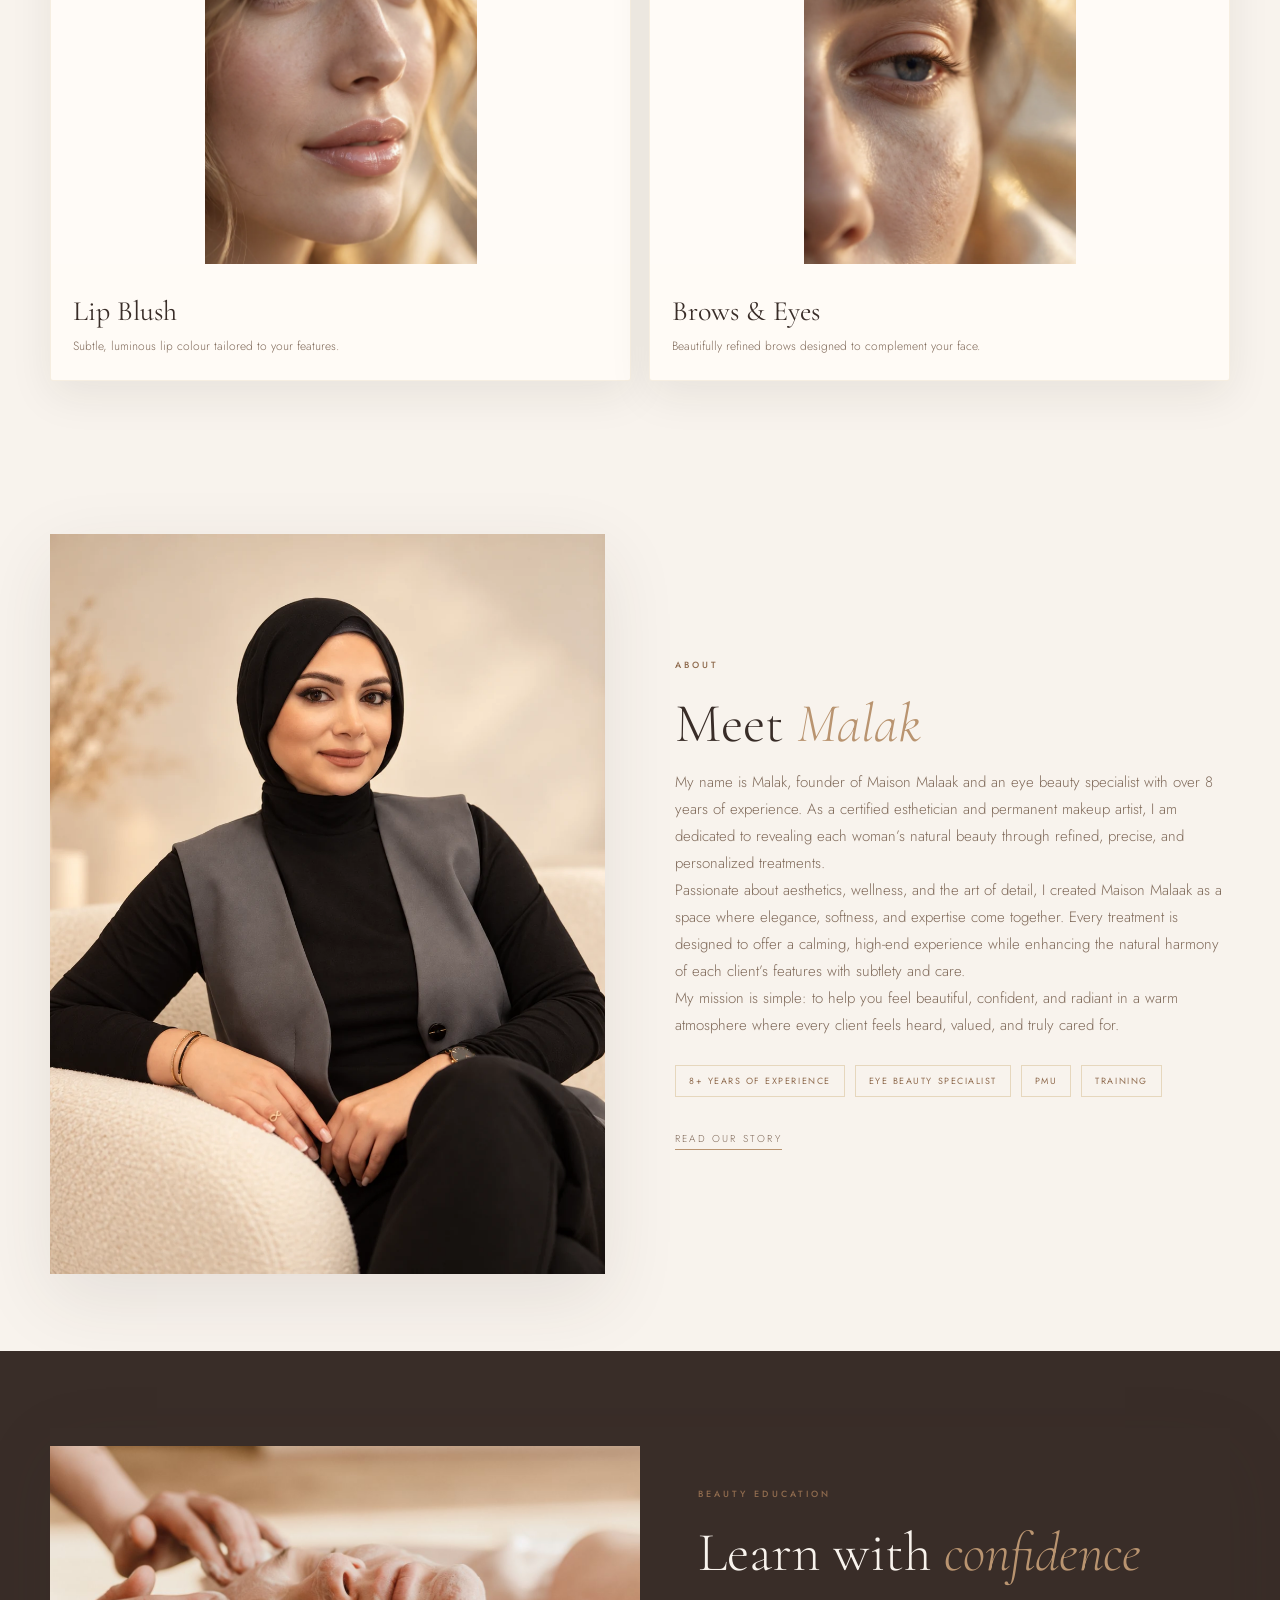
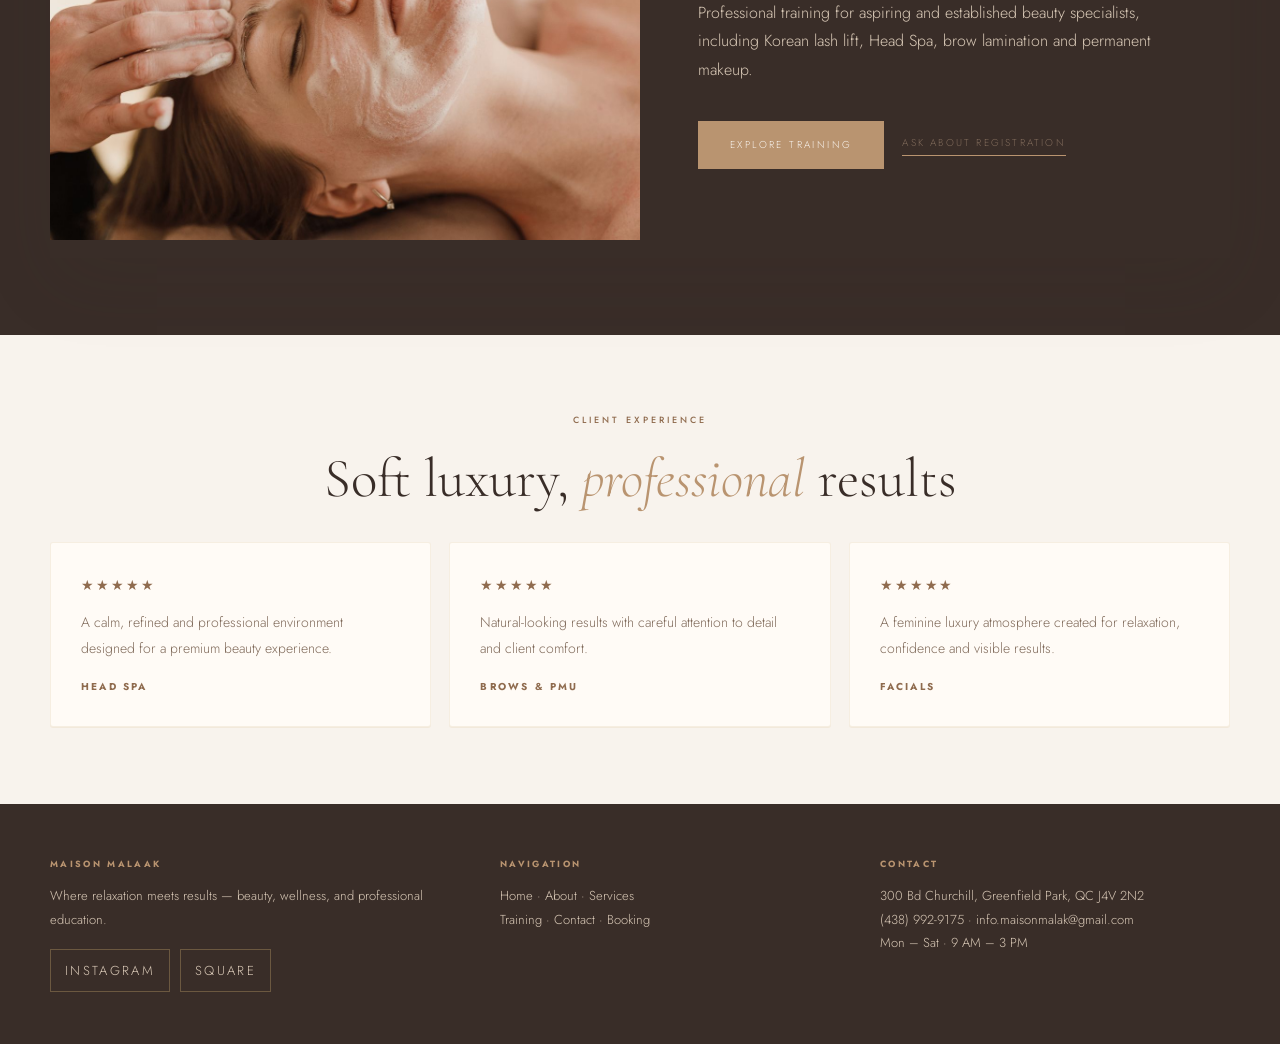
<file: maison-malaak-en.html>
<!DOCTYPE html><html lang="en"><head><meta charset="UTF-8"><meta name="viewport" content="width=device-width, initial-scale=1.0"><title>Beauty Institute in Greenfield Park | Maison Malaak</title><meta name="description" content="Discover Maison Malaak in Greenfield Park: Head Spa, facials, brows, lashes, permanent makeup and beauty training. Explore our services and book online."><meta name="google-site-verification" content="jMXpJcj6qtnaeRv0nO4uqxgSZ2CIGgxYyEqa4yRvalI" /><link rel="preconnect" href="https://fonts.googleapis.com"><link rel="preconnect" href="https://fonts.gstatic.com" crossorigin><link href="https://fonts.googleapis.com/css2?family=Cormorant+Garamond:ital,wght@0,300;0,400;0,500;1,300;1,400&family=Cinzel:wght@400;500;600&family=Jost:wght@300;400;500&display=swap" rel="stylesheet"><link rel="icon" href="assets/favicon.svg" type="image/svg+xml"><link rel="stylesheet" href="assets/style.css">
<link rel="canonical" href="https://maisonmalaak.com/maison-malaak-en.html">
<link rel="alternate" hreflang="fr-CA" href="https://maisonmalaak.com/">
<link rel="alternate" hreflang="en-CA" href="https://maisonmalaak.com/maison-malaak-en.html">
<link rel="alternate" hreflang="x-default" href="https://maisonmalaak.com/">
<meta property="og:type" content="website">
<meta property="og:site_name" content="Maison Malaak">
<meta property="og:title" content="Beauty Institute in Greenfield Park | Maison Malaak">
<meta property="og:description" content="Discover Maison Malaak in Greenfield Park: Head Spa, facials, brows, lashes, permanent makeup and beauty training. Explore our services and book online.">
<meta property="og:url" content="https://maisonmalaak.com/maison-malaak-en.html">
<meta property="og:locale" content="en_CA">
<meta property="og:image" content="https://maisonmalaak.com/assets/hero.jpg">
<meta name="twitter:card" content="summary_large_image">
<script type="application/ld+json">
{
  "@context": "https://schema.org",
  "@graph": [
    {
      "@type": "WebPage",
      "@id": "https://maisonmalaak.com/maison-malaak-en.html#webpage",
      "url": "https://maisonmalaak.com/maison-malaak-en.html",
      "name": "Beauty Institute in Greenfield Park | Maison Malaak",
      "description": "Discover Maison Malaak in Greenfield Park: Head Spa, facials, brows, lashes, permanent makeup and beauty training. Explore our services and book online.",
      "inLanguage": "en-CA",
      "about": {
        "@id": "https://maisonmalaak.com/#business"
      }
    },
    {
      "@type": "BeautySalon",
      "@id": "https://maisonmalaak.com/#business",
      "name": "Maison Malaak",
      "url": "https://maisonmalaak.com/",
      "image": "https://maisonmalaak.com/assets/hero.jpg",
      "telephone": "+1-438-992-9175",
      "email": "info.maisonmalak@gmail.com",
      "address": {
        "@type": "PostalAddress",
        "streetAddress": "300 Bd Churchill",
        "addressLocality": "Greenfield Park",
        "addressRegion": "QC",
        "postalCode": "J4V 2N2",
        "addressCountry": "CA"
      },
      "openingHoursSpecification": [
        {
          "@type": "OpeningHoursSpecification",
          "dayOfWeek": [
            "Monday",
            "Tuesday",
            "Wednesday",
            "Thursday",
            "Friday",
            "Saturday"
          ],
          "opens": "09:00",
          "closes": "15:00"
        }
      ],
      "sameAs": [
        "https://www.instagram.com/maison_malaak"
      ]
    }
  ]
}
</script>
</head><body><a class="skip-link" href="#main">Aller au contenu</a><header class="topbar"><nav class="nav"><a class="brand" href="/"><img class="brand-logo" src="assets/maison-malaak-logo.svg" alt="Maison Malaak — Institut de Beauté et de Formation"></a><ul class="menu"><li><a href="maison-malaak-en.html">Home</a></li><li><a href="about-en.html">About</a></li><li><a href="services-en.html">Services</a></li><li><a href="training-en.html">Training</a></li><li><a href="contact-en.html">Contact</a></li><li><a href="booking-en.html">Booking</a></li></ul><div class="nav-actions"><a class="lang" href="/">FR</a><a class="book" href="booking-en.html">Book Now</a></div><button class="mobile-toggle" type="button" aria-label="Open menu" aria-controls="mobileMenu" aria-expanded="false"><span></span></button></nav><div class="mobile-menu" id="mobileMenu" aria-hidden="true"><div class="mobile-menu-inner"><div class="mobile-menu-brand">Maison Malaak</div><a href="maison-malaak-en.html">Home</a><a href="about-en.html">About</a><a href="services-en.html">Services</a><a href="training-en.html">Training</a><a href="contact-en.html">Contact</a><a href="booking-en.html">Booking</a><a class="mobile-lang" href="/">FR</a><a class="mobile-book" href="booking-en.html">Book Now</a><div class="mobile-menu-note">300 Bd Churchill · Greenfield Park</div></div></div></header>
<main class="page" id="main"><section class="hero-lotus"><img class="hero-bg" src="assets/hero-serene-gold.webp" alt=""><div class="hero-shimmer" aria-hidden="true"></div><div class="hero-water" aria-hidden="true"></div><span class="hero-petal p1" aria-hidden="true"></span><span class="hero-petal p2" aria-hidden="true"></span><span class="hero-petal p3" aria-hidden="true"></span><span class="hero-petal p4" aria-hidden="true"></span><span class="hero-petal p5" aria-hidden="true"></span><span class="hero-petal p6" aria-hidden="true"></span><div class="hero-copy"><p class="eyebrow">Luxury Head Spa — Greenfield Park, Montréal</p><h1>Where stillness<br>becomes<br><em>luxury.</em></h1><p class="lede">Warm water, golden light and silence — a calm moment for scalp, hair and mind.</p><div class="hero-meta"><span><span class="stars">★★★★★</span>&nbsp; 5.0 · 195 reviews</span><span>By appointment only</span><span>@maison_malaak</span></div><div class="cta-row"><a class="btn btn-gold" href="#ritual-picker">Begin the ritual</a><a class="btn btn-ghost" href="booking-en.html">Reserve</a><a class="btn btn-ghost" href="https://info-beautyglamspa.systeme.io/4b499107" target="_blank" rel="noopener">Gift Card</a></div><p class="scroll-cue">Scroll</p></div></section>
<section class="section band"><div class="wrap"><div class="section-head"><div class="eyebrow">Google Reviews</div><h2 class="title">5.0 ★ on Google — 195 reviews</h2><p class="lead">Maison Malaak is rated 5.0 out of 5 from 195 Google reviews.</p><div class="hero-actions"><a class="btn gold" href="booking-en.html">Book Now</a><a class="text-link" href="https://www.google.com/maps/search/?api=1&query=Maison+Malaak+Greenfield+Park" target="_blank" rel="noopener">Read reviews on Google</a></div></div></div></section>
<section class="stats"><div class="stat"><strong>8+</strong><span>Years of expertise</span></div><div class="stat"><strong>5★</strong><span>Experience</span></div><div class="stat"><strong>PMU</strong><span>Speciality</span></div><div class="stat"><strong>QC</strong><span>Greenfield Park</span></div></section>
<section class="section band"><div class="wrap"><div class="section-head"><div class="eyebrow">Signature services</div><h2 class="title">Beauty, wellness and <em>results</em></h2><p class="lead">Treatments designed to enhance your face, your hair, and the client experience.</p></div><div class="cards"><article class="card"><img src="assets/gold-head-spa.jpg" alt="Head Spa"><div class="card-body"><h3>Head Spa</h3><p class="small">Scalp ritual, relaxing massage and hair care.</p><div class="price">from $99</div></div></article><article class="card"><img src="luxury-studio.webp" alt="Facials"><div class="card-body"><h3>Facials</h3><p class="small">Facials, dermaplaning, microdermabrasion, microneedling and peels.</p><div class="price">from $85</div></div></article><article class="card"><img src="luxury-brows.webp" alt="PMU"><div class="card-body"><h3>Brows & PMU</h3><p class="small">Brows, lashes, lip blush, microblading, nano brows and powder brows.</p><div class="price">from $80</div></div></article></div></div></section>
<section class="section band picker-sec" id="ritual-picker"><div class="wrap"><div class="section-head"><div class="eyebrow">Reserve</div><h2 class="title">Choose your <em>ritual</em></h2><p class="lead">Choose a ritual to see the details — booking itself stays here, by appointment.</p></div><div class="rituals" role="group" aria-label="Choose a ritual"><button type="button" class="ritual" data-ritual="headspa" aria-pressed="true"><b>Head Spa</b><span>Signature · $99</span></button><button type="button" class="ritual" data-ritual="facial" aria-pressed="false"><b>Skin Ritual</b><span>Facials · from $85</span></button><button type="button" class="ritual" data-ritual="lash" aria-pressed="false"><b>Lash Lift</b><span>Korean · from $80</span></button><button type="button" class="ritual" data-ritual="detail" aria-pressed="false"><b>Brows &amp; Lips</b><span>Detail · $380</span></button></div><div class="preview" aria-live="polite"><div class="preview-main"><p class="eyebrow" id="pvKicker">The Signature</p><h3 id="pvName">Luxury Head Spa</h3><p id="pvDesc">Warm water, slow scalp work, steam and silence. The full Maison Malaak reset — scalp, hair and mind, in one unhurried appointment.</p></div><div class="preview-side"><span class="from" id="pvFrom">Price</span><span class="price" id="pvPrice">$99</span><span class="note" id="pvNote">By appointment only · Greenfield Park</span><a class="btn gold" href="booking-en.html">Book now</a></div></div></div></section><section class="section"><div class="wrap"><div class="section-head"><div class="eyebrow">Our results</div><h2 class="title">Natural, <em>elegant</em> transformations</h2></div><div class="before-after"><article class="ba-card"><img src="assets/lip-blush-soft.webp" alt="Lip Blush — soft, luminous lips"><div><h3>Lip Blush</h3><p class="small">Subtle, luminous lip colour tailored to your features.</p></div></article><article class="ba-card"><img src="assets/brows-soft.webp" alt="Natural brows — soft, awake look"><div><h3>Brows & Eyes</h3><p class="small">Beautifully refined brows designed to complement your face.</p></div></article></div></div></section>
<section class="section"><div class="wrap grid2"><div class="about-card"><img class="main" src="malak-portrait.webp" alt="Malak, founder of Maison Malaak"></div><div><div class="eyebrow">About</div><h2 class="title">Meet <em>Malak</em></h2><p class="lead">My name is Malak, founder of Maison Malaak and an eye beauty specialist with over 8 years of experience. As a certified esthetician and permanent makeup artist, I am dedicated to revealing each woman’s natural beauty through refined, precise, and personalized treatments.</p><p class="lead">Passionate about aesthetics, wellness, and the art of detail, I created Maison Malaak as a space where elegance, softness, and expertise come together. Every treatment is designed to offer a calming, high-end experience while enhancing the natural harmony of each client’s features with subtlety and care.</p><p class="lead">My mission is simple: to help you feel beautiful, confident, and radiant in a warm atmosphere where every client feels heard, valued, and truly cared for.</p><div class="badges"><span class="badge">8+ years of experience</span><span class="badge">Eye beauty specialist</span><span class="badge">PMU</span><span class="badge">Training</span></div><a class="text-link" href="about-en.html">Read our story</a></div></div></section>
<section class="section band"><div class="wrap training-card"><img src="assets/gold-training.jpg" alt="Beauty training in practice"><div class="training-copy"><div class="eyebrow">Beauty education</div><h2 class="title">Learn with <em>confidence</em></h2><p>Professional training for aspiring and established beauty specialists, including Korean lash lift, Head Spa, brow lamination and permanent makeup.</p><div class="hero-actions"><a class="btn gold" href="training-en.html">Explore training</a><a class="text-link" href="contact-en.html">Ask about registration</a></div></div></div></section>
<section class="section"><div class="wrap"><div class="section-head"><div class="eyebrow">Client experience</div><h2 class="title">Soft luxury, <em>professional</em> results</h2></div><div class="review-grid"><article class="review-card"><div class="stars">★★★★★</div><p>A calm, refined and professional environment designed for a premium beauty experience.</p><strong>Head Spa</strong></article><article class="review-card"><div class="stars">★★★★★</div><p>Natural-looking results with careful attention to detail and client comfort.</p><strong>Brows & PMU</strong></article><article class="review-card"><div class="stars">★★★★★</div><p>A feminine luxury atmosphere created for relaxation, confidence and visible results.</p><strong>Facials</strong></article></div></div></section></main><footer class="footer"><div class="wrap"><div><h4>Maison Malaak</h4><p>Where relaxation meets results — beauty, wellness, and professional education.</p><div class="social-links"><a class="social-pill" href="https://www.instagram.com/maison_malaak" target="_blank" rel="noopener">Instagram</a><a class="social-pill" href="https://book.squareup.com/appointments/mwgl24xg014gi9/location/L419B4RV299FT/services" target="_blank" rel="noopener">Square</a></div></div><div><h4>Navigation</h4><p><a href="maison-malaak-en.html">Home</a> · <a href="about-en.html">About</a> · <a href="services-en.html">Services</a></p><p><a href="training-en.html">Training</a> · <a href="contact-en.html">Contact</a> · <a href="booking-en.html">Booking</a></p></div><div><h4>Contact</h4><p>300 Bd Churchill, Greenfield Park, QC J4V 2N2</p><p>(438) 992-9175 · info.maisonmalak@gmail.com</p><p>Mon – Sat · 9 AM – 3 PM</p></div></div></footer><a class="floating-book" href="booking-en.html">Book now</a><script src="assets/script.js"></script><script>window.MALAAK_RITUALS={headspa:{kicker:"The Signature",name:"Luxury Head Spa",price:"$99",from:"Price",note:"By appointment only · Greenfield Park",desc:"Warm water, slow scalp work, steam and silence. The full Maison Malaak reset — scalp, hair and mind, in one unhurried appointment.",color:0xC9A96E,ring:0xE8D5A8},facial:{kicker:"Skin, Renewed",name:"Dermaplaning & Facials",price:"$85",from:"From",note:"Microneedling also available · $180",desc:"A clean, bright finish. Dermaplaning sweeps away dullness so skin drinks in the facial that follows — candlelit, unhurried, precise.",color:0xE8CFC2,ring:0xC9A96E},lash:{kicker:"Detail, Perfected",name:"Korean Lash Lift",price:"$80",from:"From",note:"By appointment only · Greenfield Park",desc:"Your own lashes, lifted and curled the Korean way — a soft, wide-awake look that needs nothing in the morning.",color:0xA8B5A0,ring:0xE8D5A8},detail:{kicker:"Detail, Perfected",name:"Microblading & Lip Blush",price:"$380",from:"Price",note:"Microblading $380 · Lip Blush $380",desc:"Defined brows and naturally tinted lips, drawn with a fine hand. The details that make the whole face look finished.",color:0xD9A08A,ring:0xC9A96E}};</script></body></html>
</file>
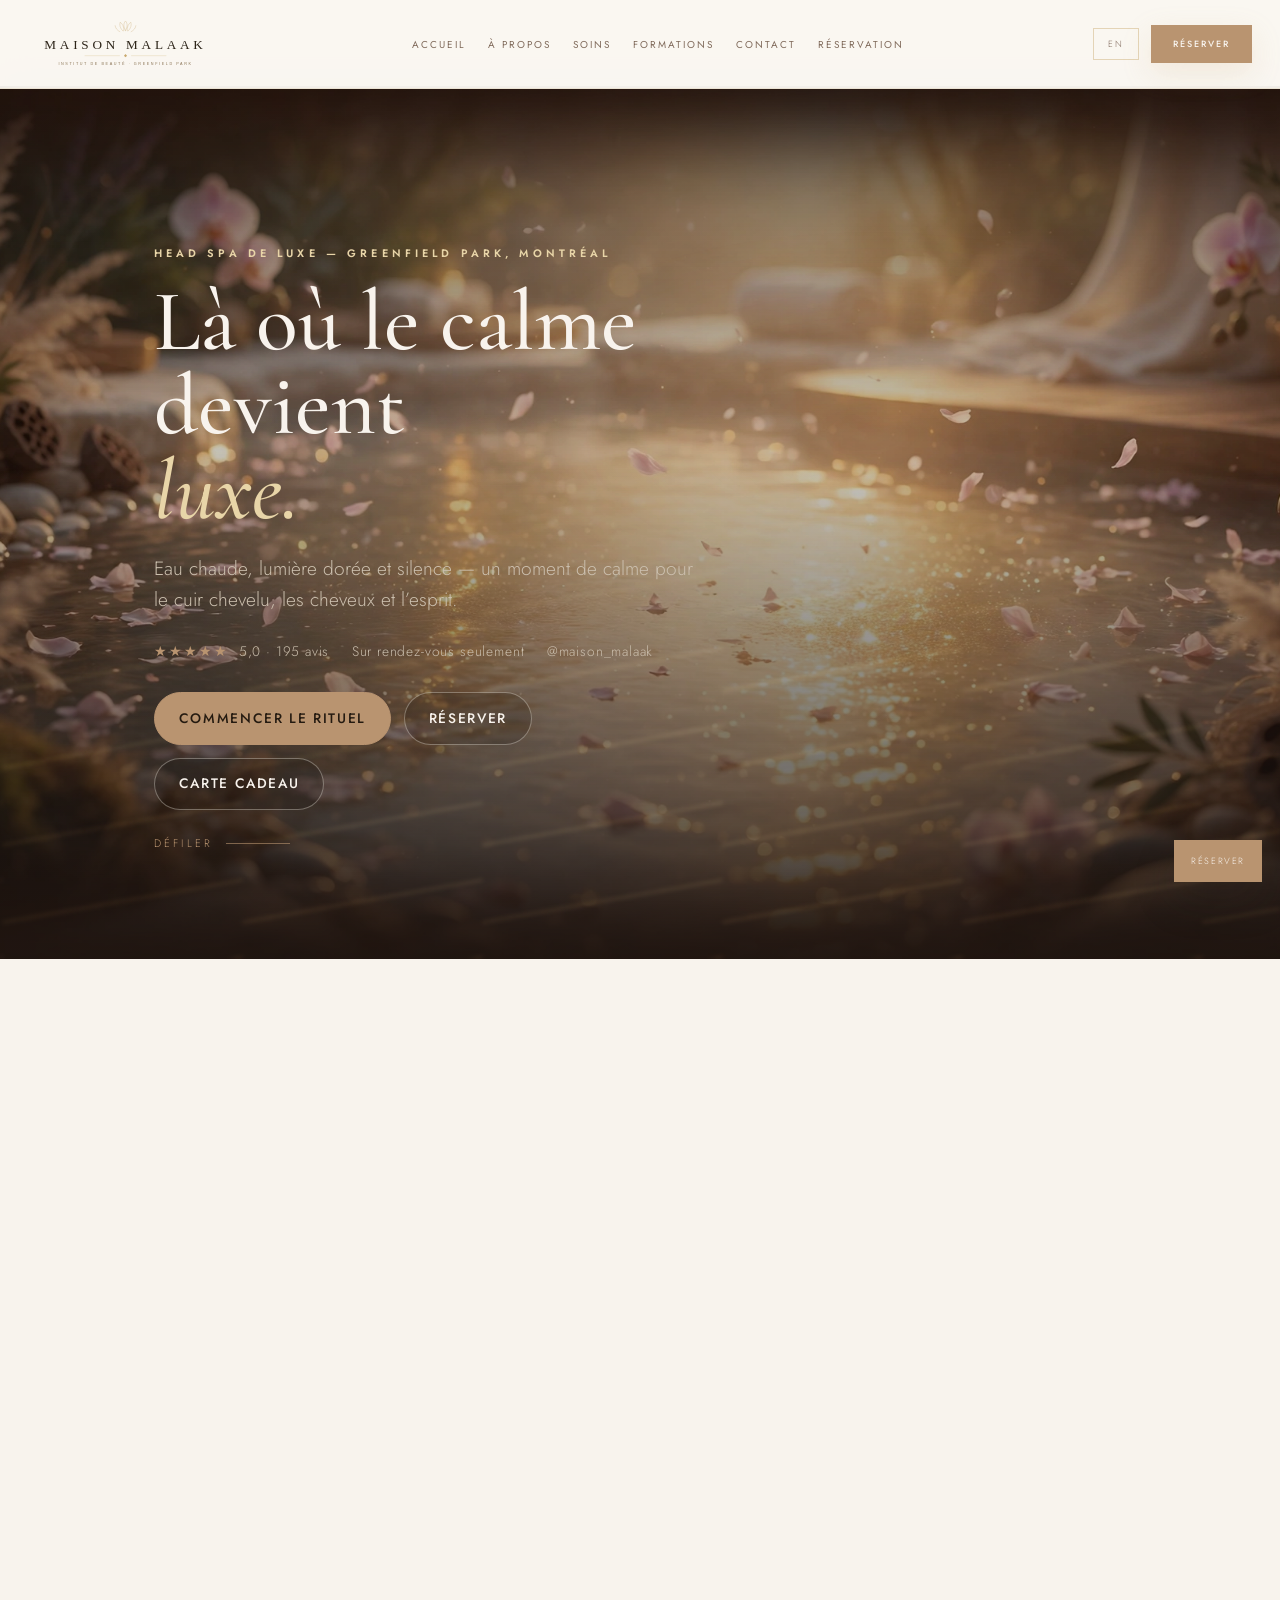
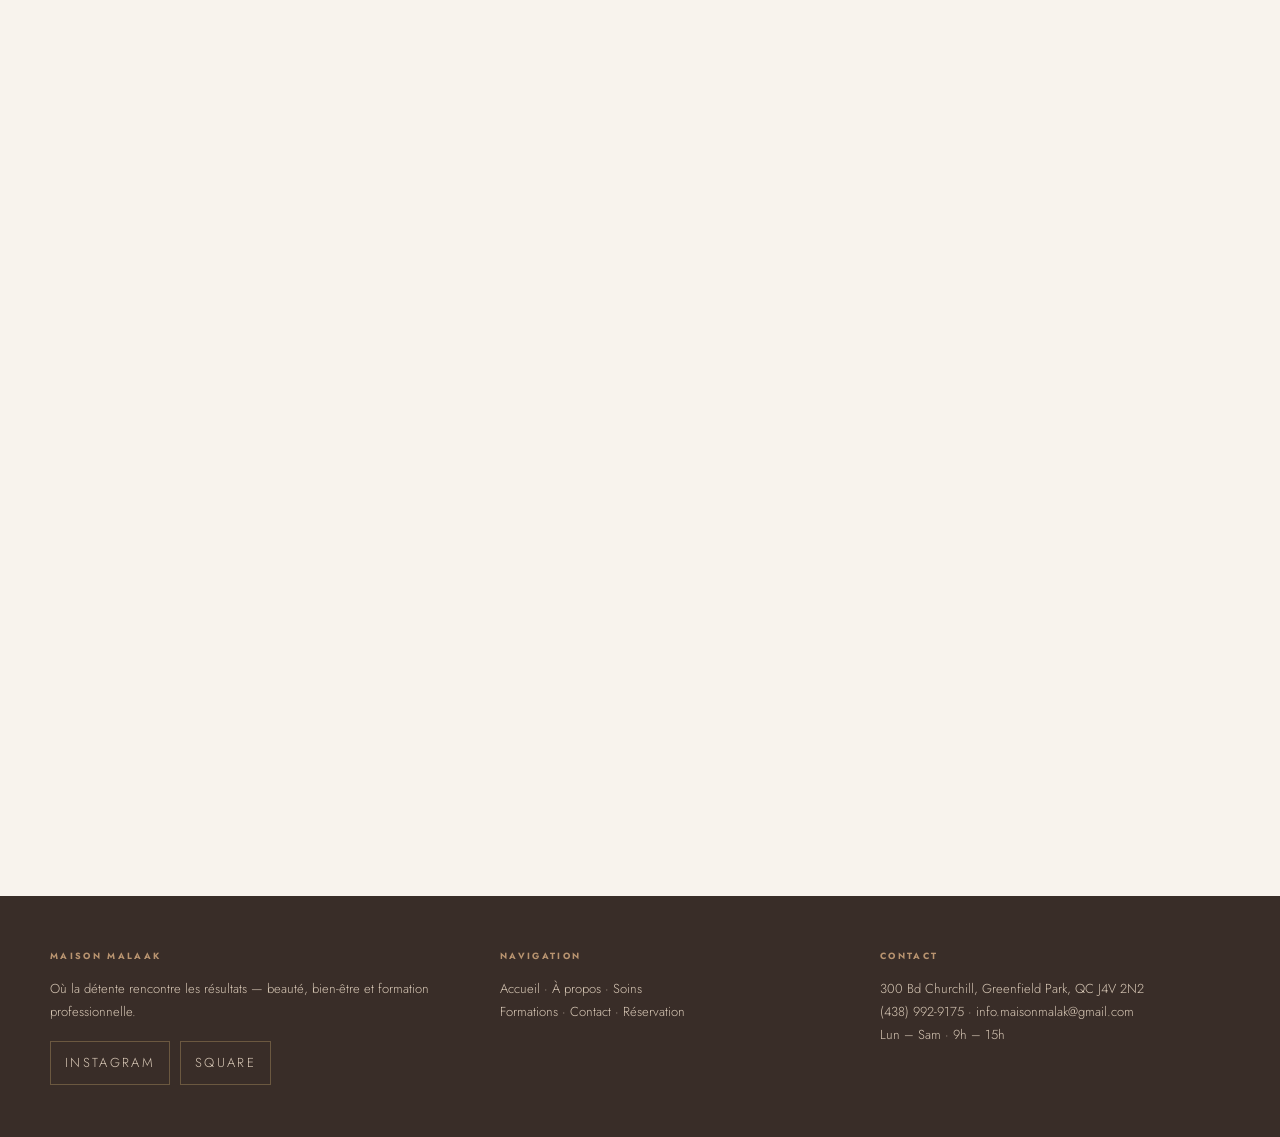
<file: maison-malaak-fr.html>
<!doctype html>
<html lang="fr"><head><meta charset="utf-8"><meta name="viewport" content="width=device-width, initial-scale=1.0"><meta http-equiv="refresh" content="0;url=/"><title>Maison Malaak — Greenfield Park</title><link rel="canonical" href="https://maisonmalaak.com/"></head><body><p><a href="/">Accéder au site Maison Malaak</a></p></body></html>
</file>
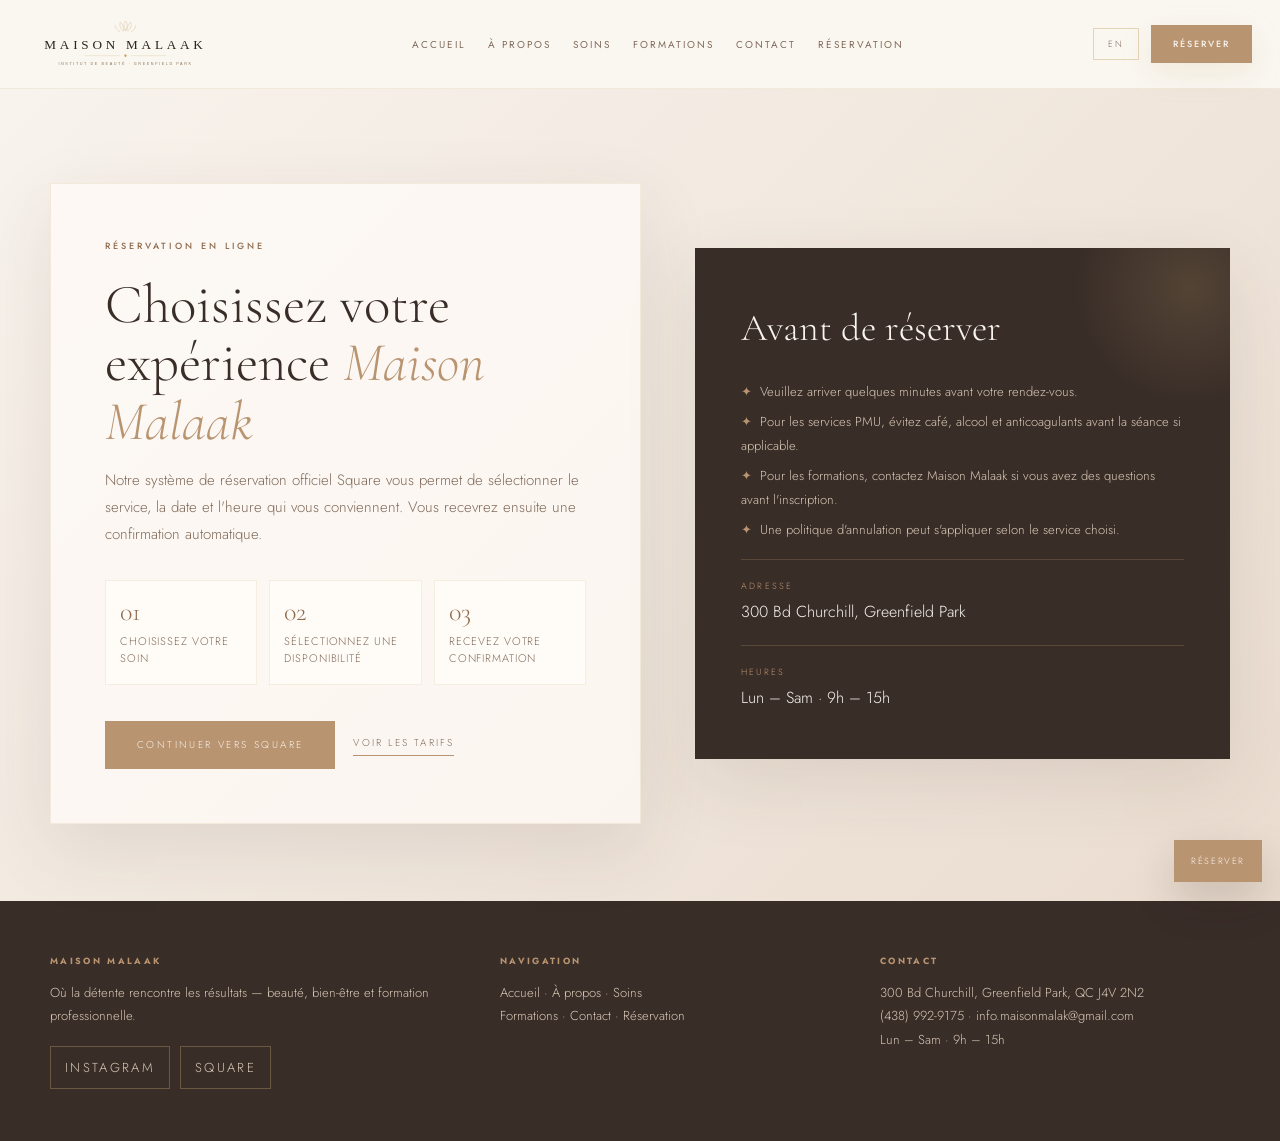
<file: reservation.html>
<!DOCTYPE html><html lang="fr"><head><meta charset="UTF-8"><meta name="viewport" content="width=device-width, initial-scale=1.0"><title>Réserver un soin à Greenfield Park | Maison Malaak</title><meta name="description" content="Réservez votre rendez-vous chez Maison Malaak à Greenfield Park via Square. Choisissez votre soin, la date et l’heure parmi les disponibilités proposées."><link rel="preconnect" href="https://fonts.googleapis.com"><link rel="preconnect" href="https://fonts.gstatic.com" crossorigin><link href="https://fonts.googleapis.com/css2?family=Cormorant+Garamond:ital,wght@0,300;0,400;0,500;1,300;1,400&family=Cinzel:wght@400;500;600&family=Jost:wght@300;400;500&display=swap" rel="stylesheet"><link rel="icon" href="assets/favicon.svg" type="image/svg+xml"><link rel="stylesheet" href="assets/style.css">
<link rel="canonical" href="https://maisonmalaak.com/reservation.html">
<link rel="alternate" hreflang="fr-CA" href="https://maisonmalaak.com/reservation.html">
<link rel="alternate" hreflang="en-CA" href="https://maisonmalaak.com/booking-en.html">
<meta property="og:type" content="website">
<meta property="og:site_name" content="Maison Malaak">
<meta property="og:title" content="Réserver un soin à Greenfield Park | Maison Malaak">
<meta property="og:description" content="Réservez votre rendez-vous chez Maison Malaak à Greenfield Park via Square. Choisissez votre soin, la date et l’heure parmi les disponibilités proposées.">
<meta property="og:url" content="https://maisonmalaak.com/reservation.html">
<meta property="og:locale" content="fr_CA">
<meta property="og:image" content="https://maisonmalaak.com/assets/hero.jpg">
<meta name="twitter:card" content="summary_large_image">
<script type="application/ld+json">
{
  "@context": "https://schema.org",
  "@graph": [
    {
      "@type": "WebPage",
      "@id": "https://maisonmalaak.com/reservation.html#webpage",
      "url": "https://maisonmalaak.com/reservation.html",
      "name": "Réserver un soin à Greenfield Park | Maison Malaak",
      "description": "Réservez votre rendez-vous chez Maison Malaak à Greenfield Park via Square. Choisissez votre soin, la date et l’heure parmi les disponibilités proposées.",
      "inLanguage": "fr-CA",
      "about": {
        "@id": "https://maisonmalaak.com/#business"
      }
    }
  ]
}
</script>
</head><body><a class="skip-link" href="#main">Aller au contenu</a><header class="topbar"><nav class="nav"><a class="brand" href="/"><img class="brand-logo" src="assets/maison-malaak-logo.svg" alt="Maison Malaak — Institut de Beauté et de Formation"></a><ul class="menu"><li><a href="/">Accueil</a></li><li><a href="a-propos.html">À propos</a></li><li><a href="soins.html">Soins</a></li><li><a href="formations.html">Formations</a></li><li><a href="contact.html">Contact</a></li><li><a href="reservation.html">Réservation</a></li></ul><div class="nav-actions"><a class="lang" href="maison-malaak-en.html">EN</a><a class="book" href="reservation.html">Réserver</a></div><button class="mobile-toggle" type="button" aria-label="Ouvrir le menu" aria-controls="mobileMenu" aria-expanded="false"><span></span></button></nav><div class="mobile-menu" id="mobileMenu" aria-hidden="true"><div class="mobile-menu-inner"><div class="mobile-menu-brand">Maison Malaak</div><a href="/">Accueil</a><a href="a-propos.html">À propos</a><a href="soins.html">Soins</a><a href="formations.html">Formations</a><a href="contact.html">Contact</a><a href="reservation.html">Réservation</a><a class="mobile-lang" href="maison-malaak-en.html">EN</a><a class="mobile-book" href="reservation.html">Réserver</a><div class="mobile-menu-note">300 Bd Churchill · Greenfield Park</div></div></div></header>
<main class="page" id="main"><section class="reservation-hero"><div class="reservation-shell"><div class="reservation-copy"><div class="eyebrow">Réservation en ligne</div><h1 class="title">Choisissez votre expérience <em>Maison Malaak</em></h1><p class="lead">Notre système de réservation officiel Square vous permet de sélectionner le service, la date et l'heure qui vous conviennent. Vous recevrez ensuite une confirmation automatique.</p><div class="reservation-steps"><div><strong>01</strong><span>Choisissez votre soin</span></div><div><strong>02</strong><span>Sélectionnez une disponibilité</span></div><div><strong>03</strong><span>Recevez votre confirmation</span></div></div><div class="hero-actions"><a class="btn gold" href="https://book.squareup.com/appointments/mwgl24xg014gi9/location/L419B4RV299FT/services" target="_blank" rel="noopener">Continuer vers Square</a><a class="text-link" href="soins.html">Voir les tarifs</a></div></div><div class="reservation-card"><h2>Avant de réserver</h2><ul class="benefits"><li>Veuillez arriver quelques minutes avant votre rendez-vous.</li><li>Pour les services PMU, évitez café, alcool et anticoagulants avant la séance si applicable.</li><li>Pour les formations, contactez Maison Malaak si vous avez des questions avant l'inscription.</li><li>Une politique d'annulation peut s'appliquer selon le service choisi.</li></ul><div class="reservation-mini"><span>Adresse</span><strong>300 Bd Churchill, Greenfield Park</strong></div><div class="reservation-mini"><span>Heures</span><strong>Lun – Sam · 9h – 15h</strong></div></div></div></section></main><footer class="footer"><div class="wrap"><div><h4>Maison Malaak</h4><p>Où la détente rencontre les résultats — beauté, bien-être et formation professionnelle.</p><div class="social-links"><a class="social-pill" href="https://www.instagram.com/maison_malaak" target="_blank" rel="noopener">Instagram</a><a class="social-pill" href="https://book.squareup.com/appointments/mwgl24xg014gi9/location/L419B4RV299FT/services" target="_blank" rel="noopener">Square</a></div></div><div><h4>Navigation</h4><p><a href="/">Accueil</a> · <a href="a-propos.html">À propos</a> · <a href="soins.html">Soins</a></p><p><a href="formations.html">Formations</a> · <a href="contact.html">Contact</a> · <a href="reservation.html">Réservation</a></p></div><div><h4>Contact</h4><p>300 Bd Churchill, Greenfield Park, QC J4V 2N2</p><p>(438) 992-9175 · info.maisonmalak@gmail.com</p><p>Lun – Sam · 9h – 15h</p></div></div></footer><a class="floating-book" href="reservation.html">Réserver</a><script src="assets/script.js"></script></body></html>
</file>
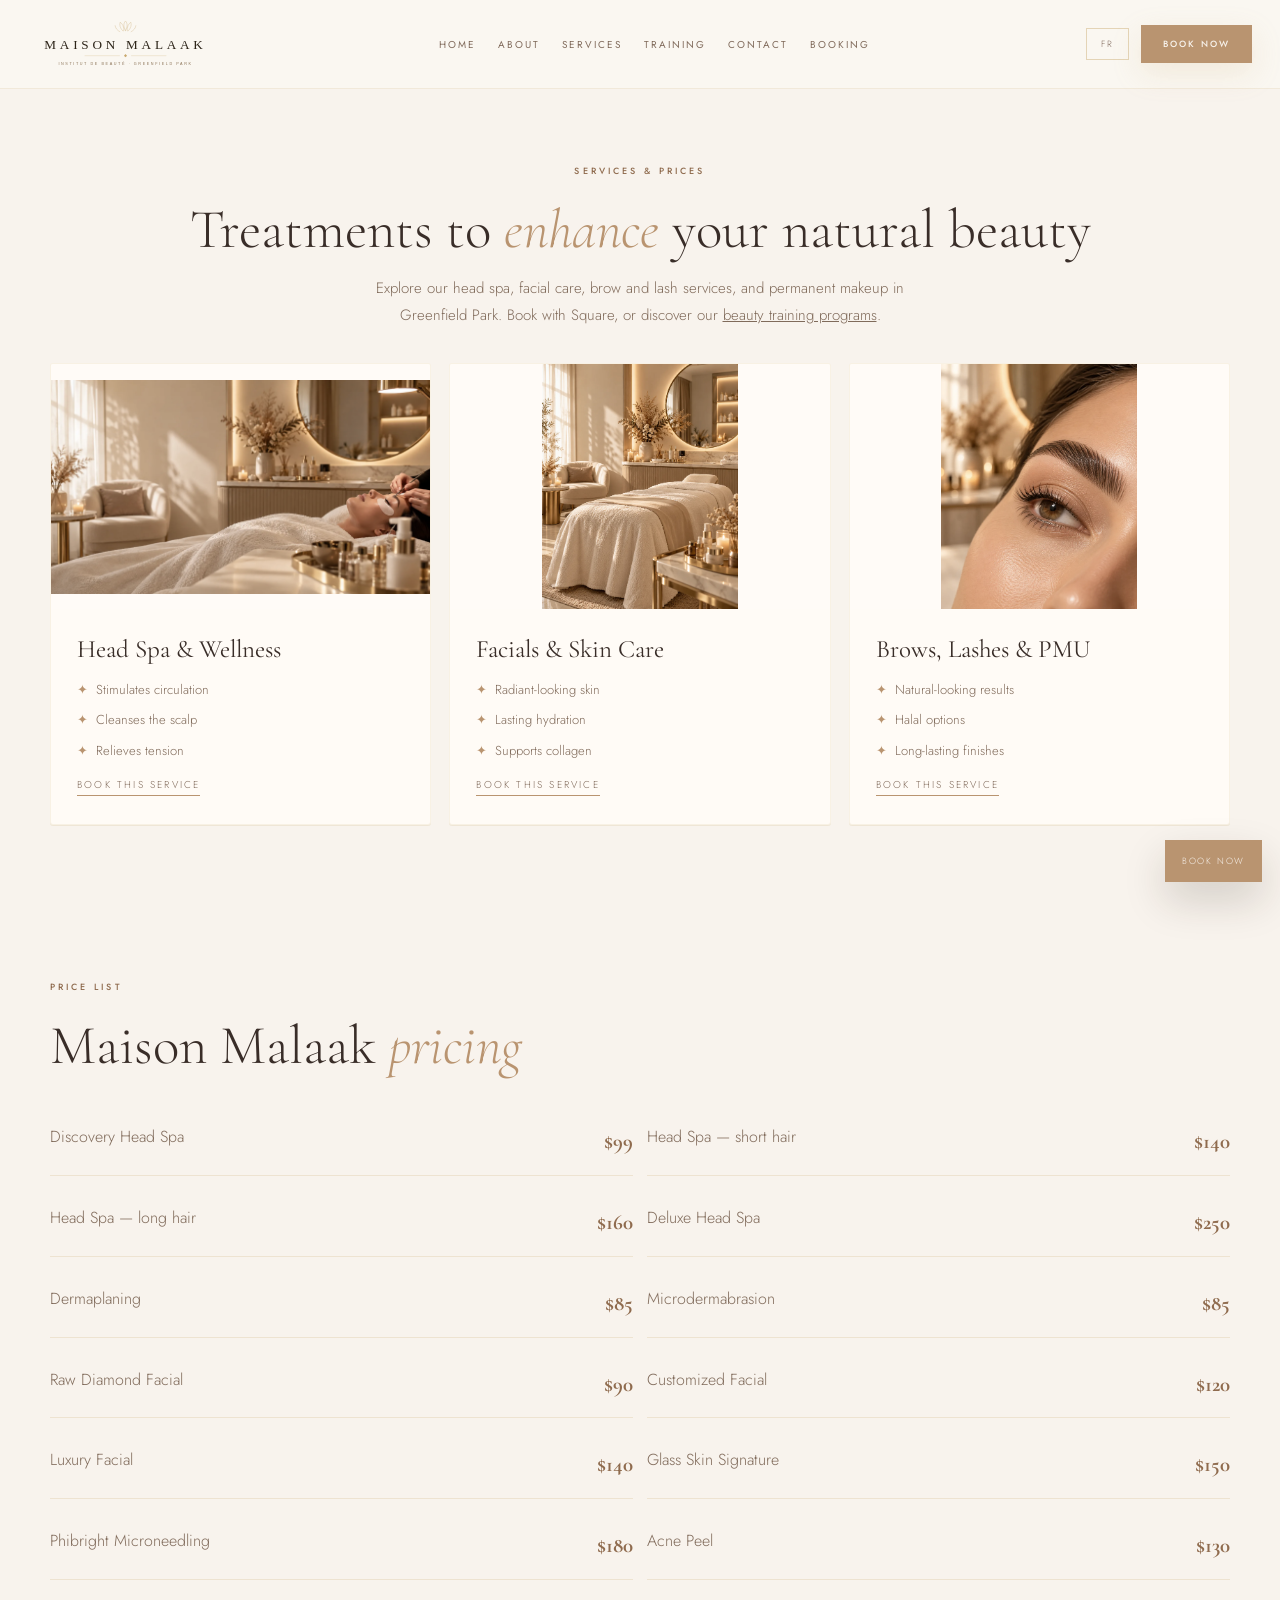
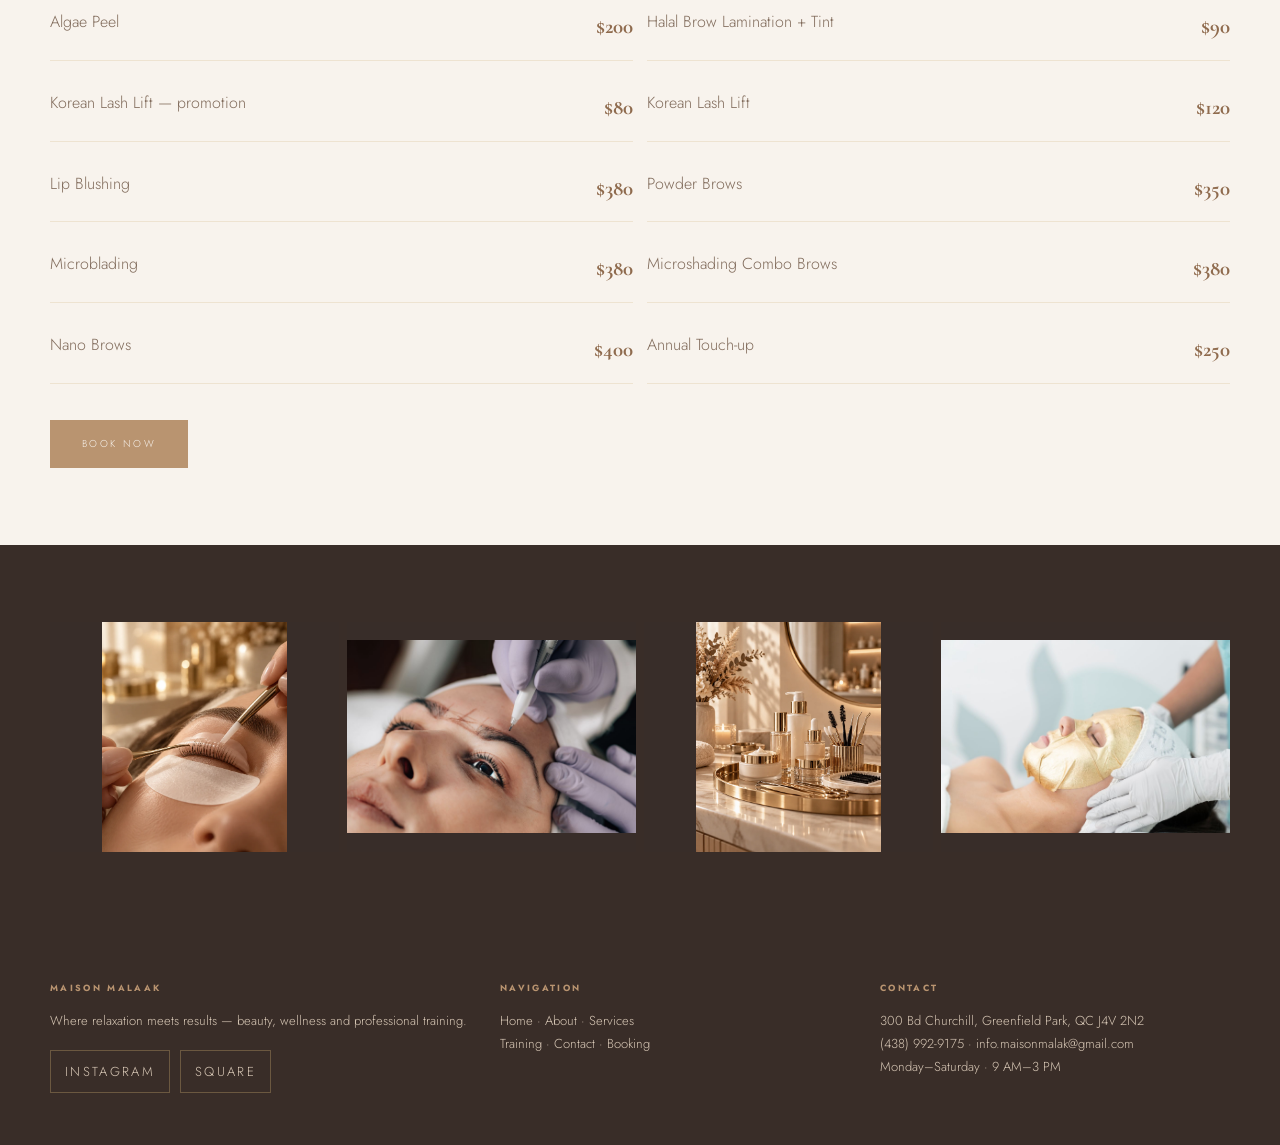
<file: services-en.html>
<!DOCTYPE html><html lang="en"><head><meta charset="UTF-8"><meta name="viewport" content="width=device-width, initial-scale=1.0"><title>Beauty Services & Prices | Maison Malaak</title><meta name="description" content="Browse Maison Malaak's treatments and prices in Greenfield Park: Head Spa, facials, lash lift, microblading and lip blush. Book online."><link rel="preconnect" href="https://fonts.googleapis.com"><link rel="preconnect" href="https://fonts.gstatic.com" crossorigin><link href="https://fonts.googleapis.com/css2?family=Cormorant+Garamond:ital,wght@0,300;0,400;0,500;1,300;1,400&family=Cinzel:wght@400;500;600&family=Jost:wght@300;400;500&display=swap" rel="stylesheet"><link rel="icon" href="assets/favicon.svg" type="image/svg+xml"><link rel="stylesheet" href="assets/style.css">
<link rel="canonical" href="https://maisonmalaak.com/services-en.html"><link rel="alternate" hreflang="en-CA" href="https://maisonmalaak.com/services-en.html"><link rel="alternate" hreflang="fr-CA" href="https://maisonmalaak.com/soins.html">
<meta property="og:type" content="website">
<meta property="og:site_name" content="Maison Malaak">
<meta property="og:title" content="Head Spa, soins visage et PMU à Greenfield Park | Maison Malaak">
<meta property="og:description" content="Browse Maison Malaak's treatments and prices in Greenfield Park: Head Spa, facials, lash lift, microblading and lip blush. Book online.">
<meta property="og:url" content="https://maisonmalaak.com/services-en.html">
<meta property="og:locale" content="en_CA">
<meta property="og:image" content="https://maisonmalaak.com/assets/hero.jpg">
<meta name="twitter:card" content="summary_large_image">

<script type="application/ld+json">
{
  "@context": "https://schema.org",
  "@graph": [
    {
      "@type": "WebPage",
      "@id": "https://maisonmalaak.com/services-en.html#webpage",
      "url": "https://maisonmalaak.com/services-en.html",
      "name": "Beauty Services & Prices | Maison Malaak",
      "description": "Browse Maison Malaak's treatments and prices in Greenfield Park: Head Spa, facials, lash lift, microblading and lip blush. Book online.",
      "inLanguage": "en-CA",
      "about": {
        "@id": "https://maisonmalaak.com/#business"
      }
    }
  ]
}
</script>
</head><body><a class="skip-link" href="#main">Skip to content</a><header class="topbar"><nav class="nav"><a class="brand" href="/"><img class="brand-logo" src="assets/maison-malaak-logo.svg" alt="Maison Malaak — Institut de Beauté et de Formation"></a><ul class="menu"><li><a href="maison-malaak-en.html">Home</a></li><li><a href="about-en.html">About</a></li><li><a href="services-en.html">Services</a></li><li><a href="training-en.html">Training</a></li><li><a href="contact-en.html">Contact</a></li><li><a href="booking-en.html">Booking</a></li></ul><div class="nav-actions"><a class="lang" href="soins.html">FR</a><a class="book" href="booking-en.html">Book now</a></div><button class="mobile-toggle" type="button" aria-label="Open menu" aria-controls="mobileMenu" aria-expanded="false"><span></span></button></nav><div class="mobile-menu" id="mobileMenu" aria-hidden="true"><div class="mobile-menu-inner"><div class="mobile-menu-brand">Maison Malaak</div><a href="maison-malaak-en.html">Home</a><a href="about-en.html">About</a><a href="services-en.html">Services</a><a href="training-en.html">Training</a><a href="contact-en.html">Contact</a><a href="booking-en.html">Booking</a><a class="mobile-lang" href="soins.html">FR</a><a class="mobile-book" href="booking-en.html">Book now</a><div class="mobile-menu-note">300 Bd Churchill · Greenfield Park</div></div></div></header>
<main class="page" id="main"><section class="section"><div class="wrap"><div class="section-head"><div class="eyebrow">Services & Prices</div><h1 class="title">Treatments to <em>enhance</em> your natural beauty</h1><p class="lead">Explore our head spa, facial care, brow and lash services, and permanent makeup in Greenfield Park. Book with Square, or discover our <a href="training-en.html">beauty training programs</a>.</p></div><div class="cards"><article class="card"><img src="luxury-treatment.webp" alt="Luxury wellness treatment"><div class="card-body"><h3>Head Spa & Wellness</h3><ul class="benefits"><li>Stimulates circulation</li><li>Cleanses the scalp</li><li>Relieves tension</li></ul><a class="text-link" href="booking-en.html">Book this service</a></div></article><article class="card"><img src="luxury-studio.webp" alt="Relaxing facial treatment studio"><div class="card-body"><h3>Facials & Skin Care</h3><ul class="benefits"><li>Radiant-looking skin</li><li>Lasting hydration</li><li>Supports collagen</li></ul><a class="text-link" href="booking-en.html">Book this service</a></div></article><article class="card"><img src="luxury-brows.webp" alt="Brow beauty treatment"><div class="card-body"><h3>Brows, Lashes & PMU</h3><ul class="benefits"><li>Natural-looking results</li><li>Halal options</li><li>Long-lasting finishes</li></ul><a class="text-link" href="booking-en.html">Book this service</a></div></article></div></div></section><section class="section"><div class="wrap"><div class="section-head left"><div class="eyebrow">Price list</div><h2 class="title">Maison Malaak <em>pricing</em></h2></div><div class="service-list"><div class="service-row"><span>Discovery Head Spa</span><strong>$99</strong></div><div class="service-row"><span>Head Spa — short hair</span><strong>$140</strong></div><div class="service-row"><span>Head Spa — long hair</span><strong>$160</strong></div><div class="service-row"><span>Deluxe Head Spa</span><strong>$250</strong></div><div class="service-row"><span>Dermaplaning</span><strong>$85</strong></div><div class="service-row"><span>Microdermabrasion</span><strong>$85</strong></div><div class="service-row"><span>Raw Diamond Facial</span><strong>$90</strong></div><div class="service-row"><span>Customized Facial</span><strong>$120</strong></div><div class="service-row"><span>Luxury Facial</span><strong>$140</strong></div><div class="service-row"><span>Glass Skin Signature</span><strong>$150</strong></div><div class="service-row"><span>Phibright Microneedling</span><strong>$180</strong></div><div class="service-row"><span>Acne Peel</span><strong>$130</strong></div><div class="service-row"><span>Algae Peel</span><strong>$200</strong></div><div class="service-row"><span>Halal Brow Lamination + Tint</span><strong>$90</strong></div><div class="service-row"><span>Korean Lash Lift — promotion</span><strong>$80</strong></div><div class="service-row"><span>Korean Lash Lift</span><strong>$120</strong></div><div class="service-row"><span>Lip Blushing</span><strong>$380</strong></div><div class="service-row"><span>Powder Brows</span><strong>$350</strong></div><div class="service-row"><span>Microblading</span><strong>$380</strong></div><div class="service-row"><span>Microshading Combo Brows</span><strong>$380</strong></div><div class="service-row"><span>Nano Brows</span><strong>$400</strong></div><div class="service-row"><span>Annual Touch-up</span><strong>$250</strong></div></div><div class="hero-actions"><a class="btn gold" href="booking-en.html">Book now</a></div></div></section><section class="section band"><div class="wrap"><div class="gallery"><img src="luxury-lash-lift.webp" alt="Professional lash lift"><img src="assets/gold-brows-work.jpg" alt="Microblading in progress"><img src="luxury-products.webp" alt="Luxury beauty products"><img src="assets/gold-facial.jpg" alt="Gold facial mask treatment"></div></div></section></main><footer class="footer"><div class="wrap"><div><h4>Maison Malaak</h4><p>Where relaxation meets results — beauty, wellness and professional training.</p><div class="social-links"><a class="social-pill" href="https://www.instagram.com/maison_malaak" target="_blank" rel="noopener">Instagram</a><a class="social-pill" href="https://book.squareup.com/appointments/mwgl24xg014gi9/location/L419B4RV299FT/services" target="_blank" rel="noopener">Square</a></div></div><div><h4>Navigation</h4><p><a href="maison-malaak-en.html">Home</a> · <a href="about-en.html">About</a> · <a href="services-en.html">Services</a></p><p><a href="training-en.html">Training</a> · <a href="contact-en.html">Contact</a> · <a href="booking-en.html">Booking</a></p></div><div><h4>Contact</h4><p>300 Bd Churchill, Greenfield Park, QC J4V 2N2</p><p>(438) 992-9175 · info.maisonmalak@gmail.com</p><p>Monday–Saturday · 9 AM–3 PM</p></div></div></footer><a class="floating-book" href="booking-en.html">Book now</a><script src="assets/script.js"></script></body></html>
</file>
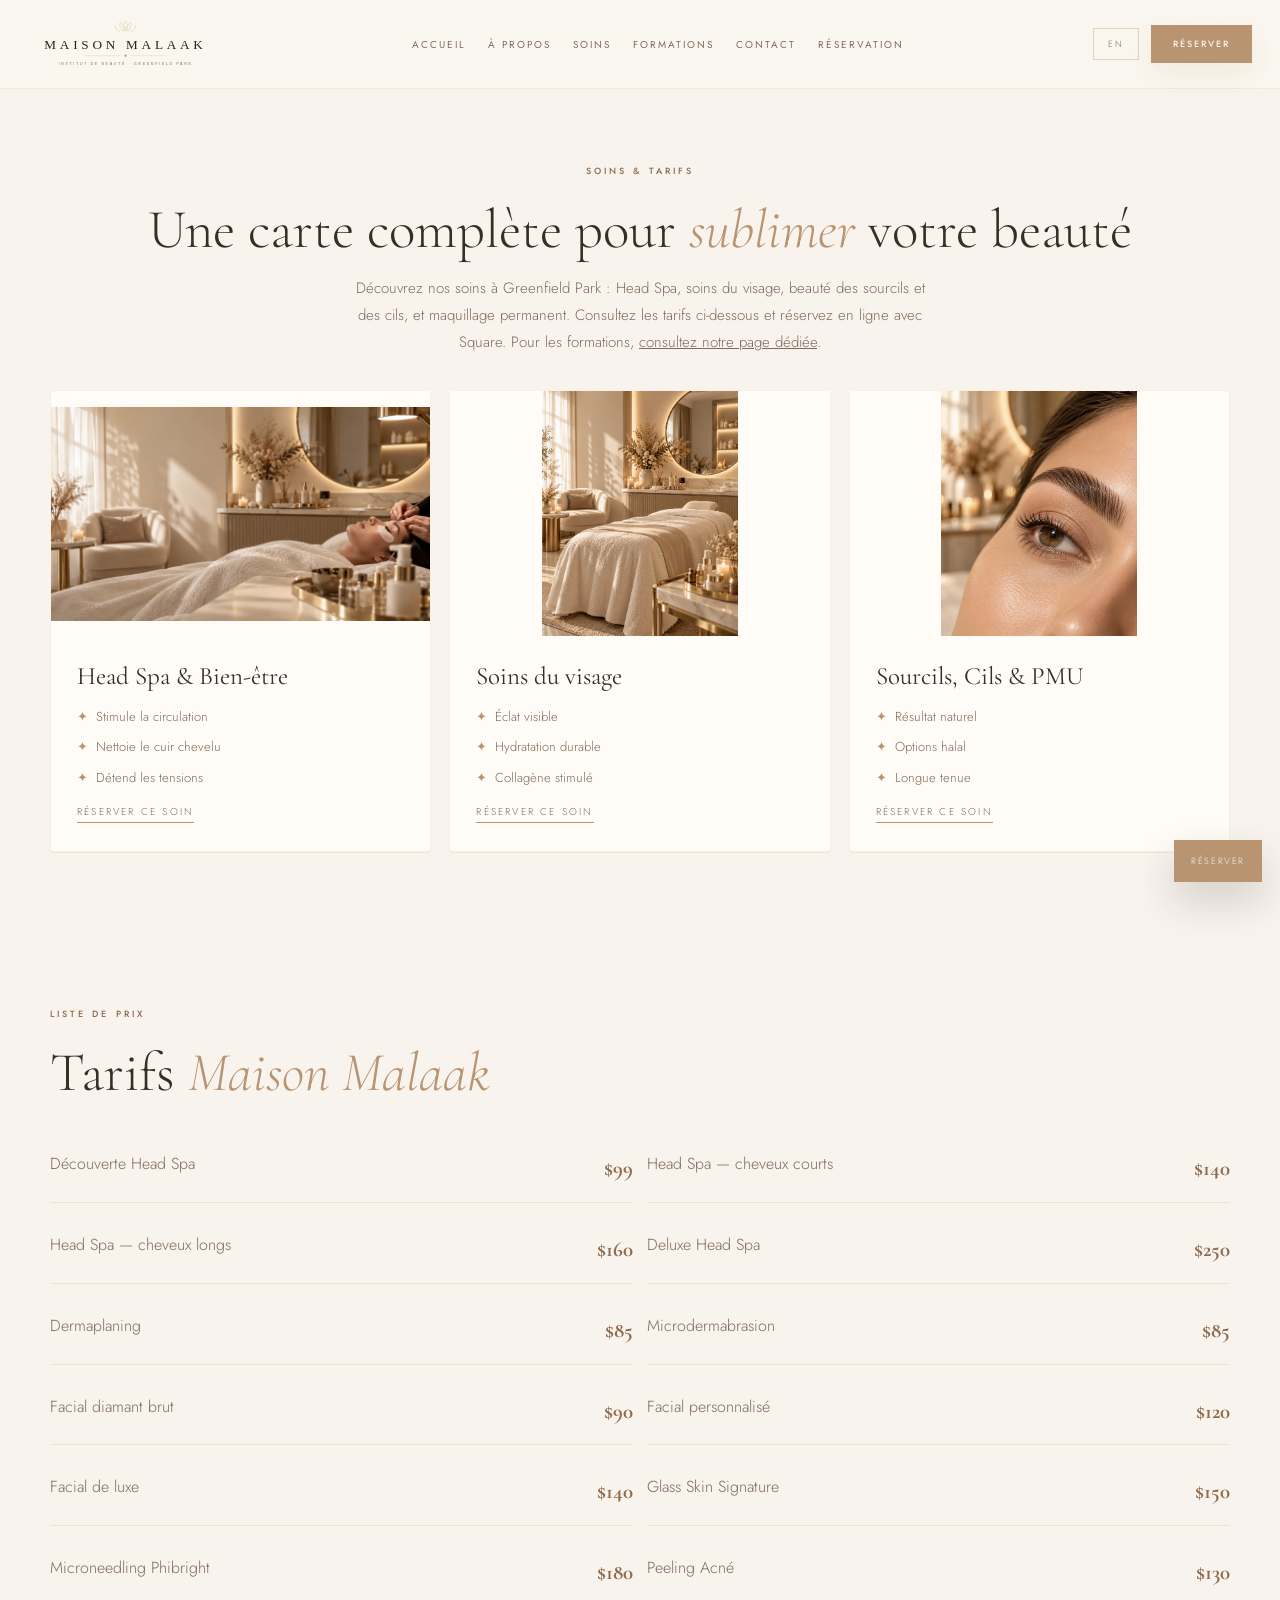
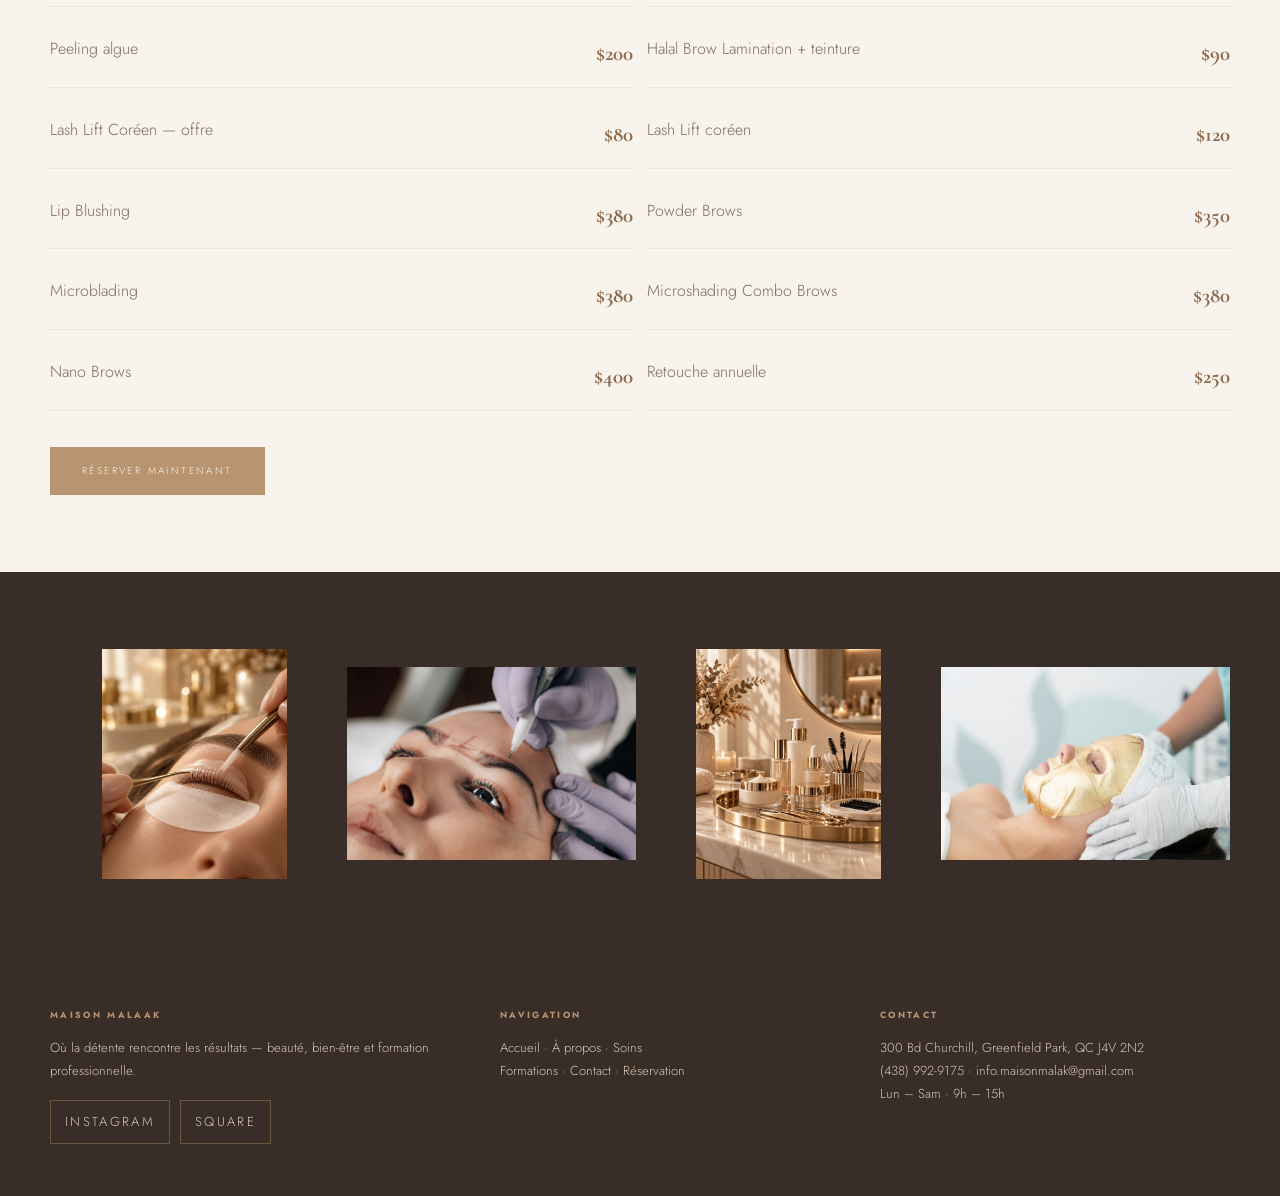
<file: soins.html>
<!DOCTYPE html><html lang="fr"><head><meta charset="UTF-8"><meta name="viewport" content="width=device-width, initial-scale=1.0"><title>Head Spa, soins visage et PMU à Greenfield Park | Maison Malaak</title><meta name="description" content="Consultez les soins et tarifs de Maison Malaak à Greenfield Park : Head Spa, soins du visage, lash lift, microblading et lip blush. Réservation en ligne."><link rel="preconnect" href="https://fonts.googleapis.com"><link rel="preconnect" href="https://fonts.gstatic.com" crossorigin><link href="https://fonts.googleapis.com/css2?family=Cormorant+Garamond:ital,wght@0,300;0,400;0,500;1,300;1,400&family=Cinzel:wght@400;500;600&family=Jost:wght@300;400;500&display=swap" rel="stylesheet"><link rel="icon" href="assets/favicon.svg" type="image/svg+xml"><link rel="stylesheet" href="assets/style.css">
<link rel="canonical" href="https://maisonmalaak.com/soins.html">
<link rel="alternate" hreflang="fr-CA" href="https://maisonmalaak.com/soins.html">
<link rel="alternate" hreflang="en-CA" href="https://maisonmalaak.com/services-en.html">
<meta property="og:type" content="website">
<meta property="og:site_name" content="Maison Malaak">
<meta property="og:title" content="Head Spa, soins visage et PMU à Greenfield Park | Maison Malaak">
<meta property="og:description" content="Consultez les soins et tarifs de Maison Malaak à Greenfield Park : Head Spa, soins du visage, lash lift, microblading et lip blush. Réservation en ligne.">
<meta property="og:url" content="https://maisonmalaak.com/soins.html">
<meta property="og:locale" content="fr_CA">
<meta property="og:image" content="https://maisonmalaak.com/assets/hero.jpg">
<meta name="twitter:card" content="summary_large_image">
<script type="application/ld+json">
{
  "@context": "https://schema.org",
  "@graph": [
    {
      "@type": "WebPage",
      "@id": "https://maisonmalaak.com/soins.html#webpage",
      "url": "https://maisonmalaak.com/soins.html",
      "name": "Head Spa, soins visage et PMU à Greenfield Park | Maison Malaak",
      "description": "Consultez les soins et tarifs de Maison Malaak à Greenfield Park : Head Spa, soins du visage, lash lift, microblading et lip blush. Réservation en ligne.",
      "inLanguage": "fr-CA",
      "about": {
        "@id": "https://maisonmalaak.com/#business"
      }
    }
  ]
}
</script>
</head><body><a class="skip-link" href="#main">Aller au contenu</a><header class="topbar"><nav class="nav"><a class="brand" href="/"><img class="brand-logo" src="assets/maison-malaak-logo.svg" alt="Maison Malaak — Institut de Beauté et de Formation"></a><ul class="menu"><li><a href="/">Accueil</a></li><li><a href="a-propos.html">À propos</a></li><li><a href="soins.html">Soins</a></li><li><a href="formations.html">Formations</a></li><li><a href="contact.html">Contact</a></li><li><a href="reservation.html">Réservation</a></li></ul><div class="nav-actions"><a class="lang" href="maison-malaak-en.html">EN</a><a class="book" href="reservation.html">Réserver</a></div><button class="mobile-toggle" type="button" aria-label="Ouvrir le menu" aria-controls="mobileMenu" aria-expanded="false"><span></span></button></nav><div class="mobile-menu" id="mobileMenu" aria-hidden="true"><div class="mobile-menu-inner"><div class="mobile-menu-brand">Maison Malaak</div><a href="/">Accueil</a><a href="a-propos.html">À propos</a><a href="soins.html">Soins</a><a href="formations.html">Formations</a><a href="contact.html">Contact</a><a href="reservation.html">Réservation</a><a class="mobile-lang" href="maison-malaak-en.html">EN</a><a class="mobile-book" href="reservation.html">Réserver</a><div class="mobile-menu-note">300 Bd Churchill · Greenfield Park</div></div></div></header>
<main class="page" id="main"><section class="section"><div class="wrap"><div class="section-head"><div class="eyebrow">Soins & Tarifs</div><h1 class="title">Une carte complète pour <em>sublimer</em> votre beauté</h1><p class="lead">Découvrez nos soins à Greenfield Park : Head Spa, soins du visage, beauté des sourcils et des cils, et maquillage permanent. Consultez les tarifs ci-dessous et réservez en ligne avec Square. Pour les formations, <a href="formations.html">consultez notre page dédiée</a>.</p></div><div class="cards"><article class="card"><img src="luxury-treatment.webp" alt="Head Spa"><div class="card-body"><h3>Head Spa & Bien-être</h3><ul class="benefits"><li>Stimule la circulation</li><li>Nettoie le cuir chevelu</li><li>Détend les tensions</li></ul><a class="text-link" href="reservation.html">Réserver ce soin</a></div></article><article class="card"><img src="luxury-studio.webp" alt="Soins visage"><div class="card-body"><h3>Soins du visage</h3><ul class="benefits"><li>Éclat visible</li><li>Hydratation durable</li><li>Collagène stimulé</li></ul><a class="text-link" href="reservation.html">Réserver ce soin</a></div></article><article class="card"><img src="luxury-brows.webp" alt="Sourcils"><div class="card-body"><h3>Sourcils, Cils & PMU</h3><ul class="benefits"><li>Résultat naturel</li><li>Options halal</li><li>Longue tenue</li></ul><a class="text-link" href="reservation.html">Réserver ce soin</a></div></article></div></div></section><section class="section"><div class="wrap"><div class="section-head left"><div class="eyebrow">Liste de prix</div><h2 class="title">Tarifs <em>Maison Malaak</em></h2></div><div class="service-list"><div class="service-row"><span>Découverte Head Spa</span><strong>$99</strong></div><div class="service-row"><span>Head Spa — cheveux courts</span><strong>$140</strong></div><div class="service-row"><span>Head Spa — cheveux longs</span><strong>$160</strong></div><div class="service-row"><span>Deluxe Head Spa</span><strong>$250</strong></div><div class="service-row"><span>Dermaplaning</span><strong>$85</strong></div><div class="service-row"><span>Microdermabrasion</span><strong>$85</strong></div><div class="service-row"><span>Facial diamant brut</span><strong>$90</strong></div><div class="service-row"><span>Facial personnalisé</span><strong>$120</strong></div><div class="service-row"><span>Facial de luxe</span><strong>$140</strong></div><div class="service-row"><span>Glass Skin Signature</span><strong>$150</strong></div><div class="service-row"><span>Microneedling Phibright</span><strong>$180</strong></div><div class="service-row"><span>Peeling Acné</span><strong>$130</strong></div><div class="service-row"><span>Peeling algue</span><strong>$200</strong></div><div class="service-row"><span>Halal Brow Lamination + teinture</span><strong>$90</strong></div><div class="service-row"><span>Lash Lift Coréen — offre</span><strong>$80</strong></div><div class="service-row"><span>Lash Lift coréen</span><strong>$120</strong></div><div class="service-row"><span>Lip Blushing</span><strong>$380</strong></div><div class="service-row"><span>Powder Brows</span><strong>$350</strong></div><div class="service-row"><span>Microblading</span><strong>$380</strong></div><div class="service-row"><span>Microshading Combo Brows</span><strong>$380</strong></div><div class="service-row"><span>Nano Brows</span><strong>$400</strong></div><div class="service-row"><span>Retouche annuelle</span><strong>$250</strong></div></div><div class="hero-actions"><a class="btn gold" href="reservation.html">Réserver maintenant</a></div></div></section><section class="section band"><div class="wrap"><div class="gallery"><img src="luxury-lash-lift.webp" alt="Soin professionnel de rehaussement des cils"><img src="assets/gold-brows-work.jpg" alt="Microblading en cours"><img src="luxury-products.webp" alt="Produits et accessoires de beauté aux tons champagne"><img src="assets/gold-facial.jpg" alt="Masque doré en cours"></div></div></section></main><footer class="footer"><div class="wrap"><div><h4>Maison Malaak</h4><p>Où la détente rencontre les résultats — beauté, bien-être et formation professionnelle.</p><div class="social-links"><a class="social-pill" href="https://www.instagram.com/maison_malaak" target="_blank" rel="noopener">Instagram</a><a class="social-pill" href="https://book.squareup.com/appointments/mwgl24xg014gi9/location/L419B4RV299FT/services" target="_blank" rel="noopener">Square</a></div></div><div><h4>Navigation</h4><p><a href="/">Accueil</a> · <a href="a-propos.html">À propos</a> · <a href="soins.html">Soins</a></p><p><a href="formations.html">Formations</a> · <a href="contact.html">Contact</a> · <a href="reservation.html">Réservation</a></p></div><div><h4>Contact</h4><p>300 Bd Churchill, Greenfield Park, QC J4V 2N2</p><p>(438) 992-9175 · info.maisonmalak@gmail.com</p><p>Lun – Sam · 9h – 15h</p></div></div></footer><a class="floating-book" href="reservation.html">Réserver</a><script src="assets/script.js"></script></body></html>
</file>
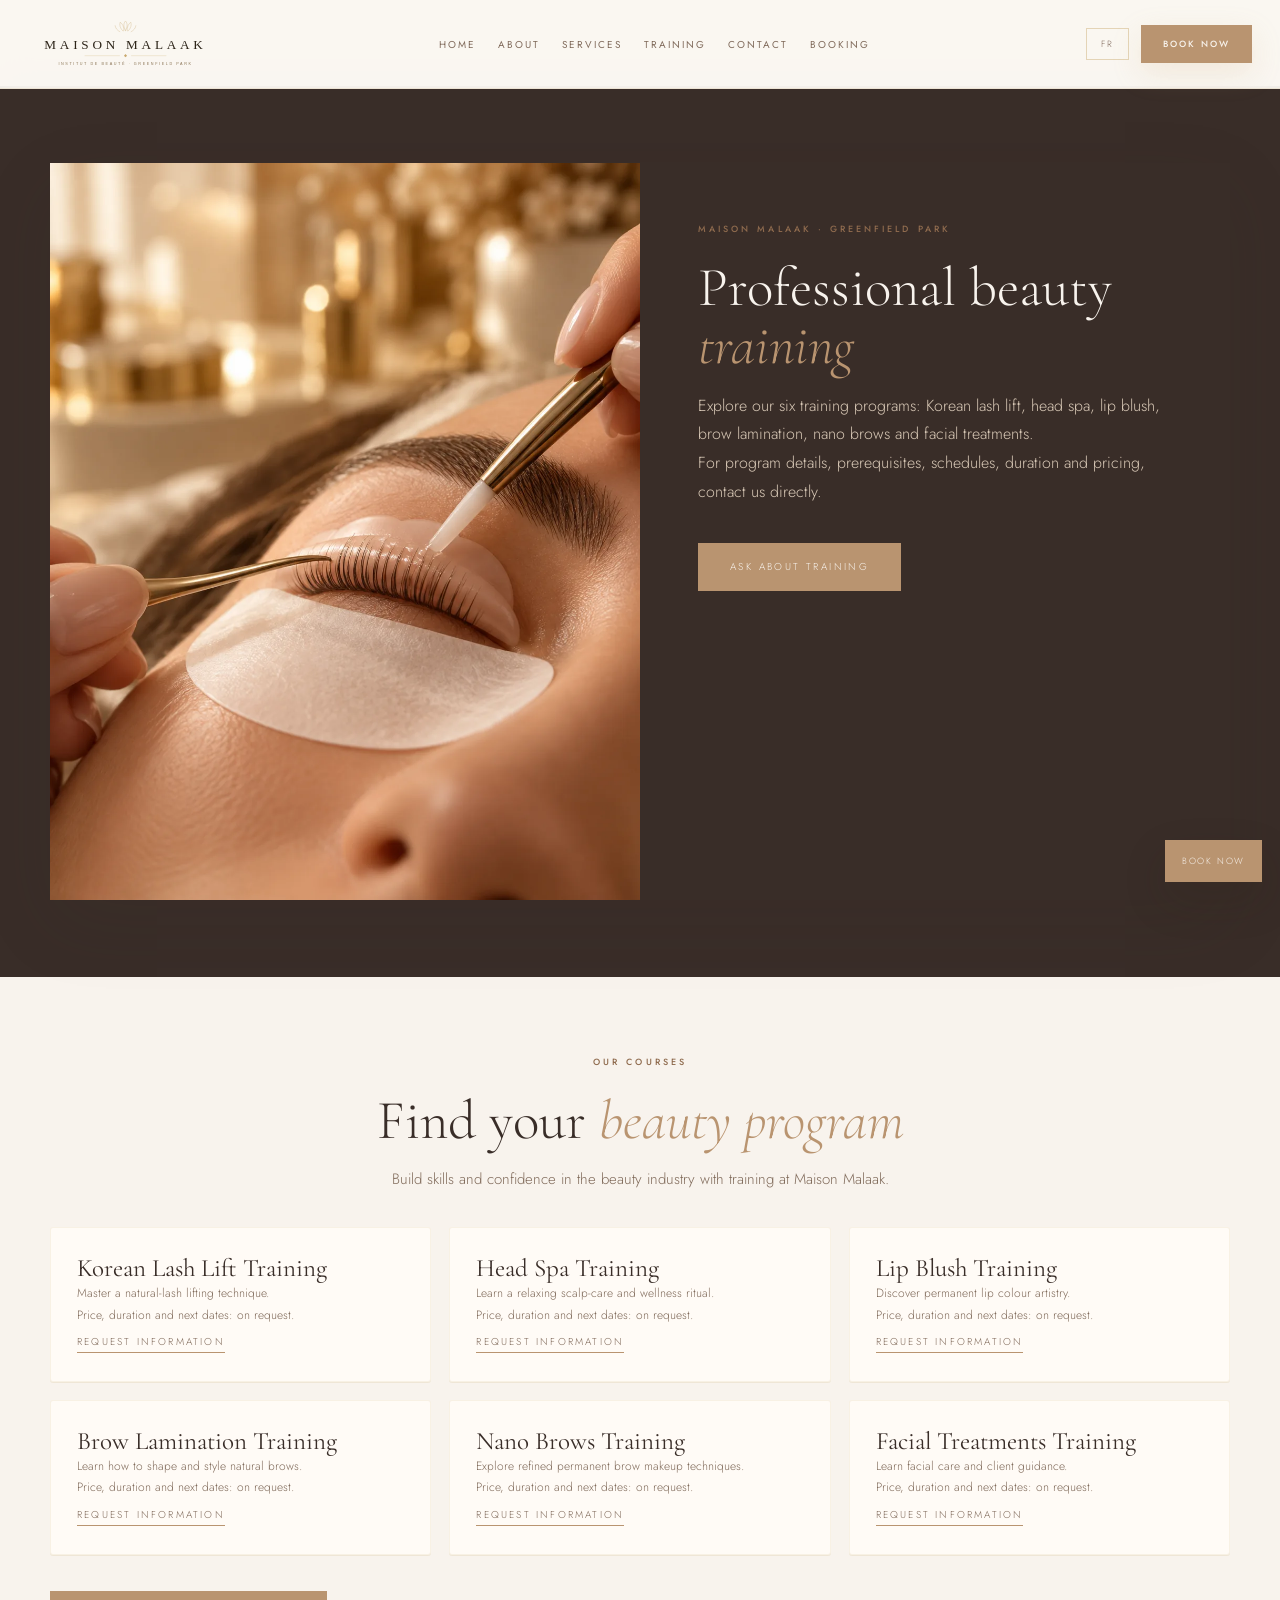
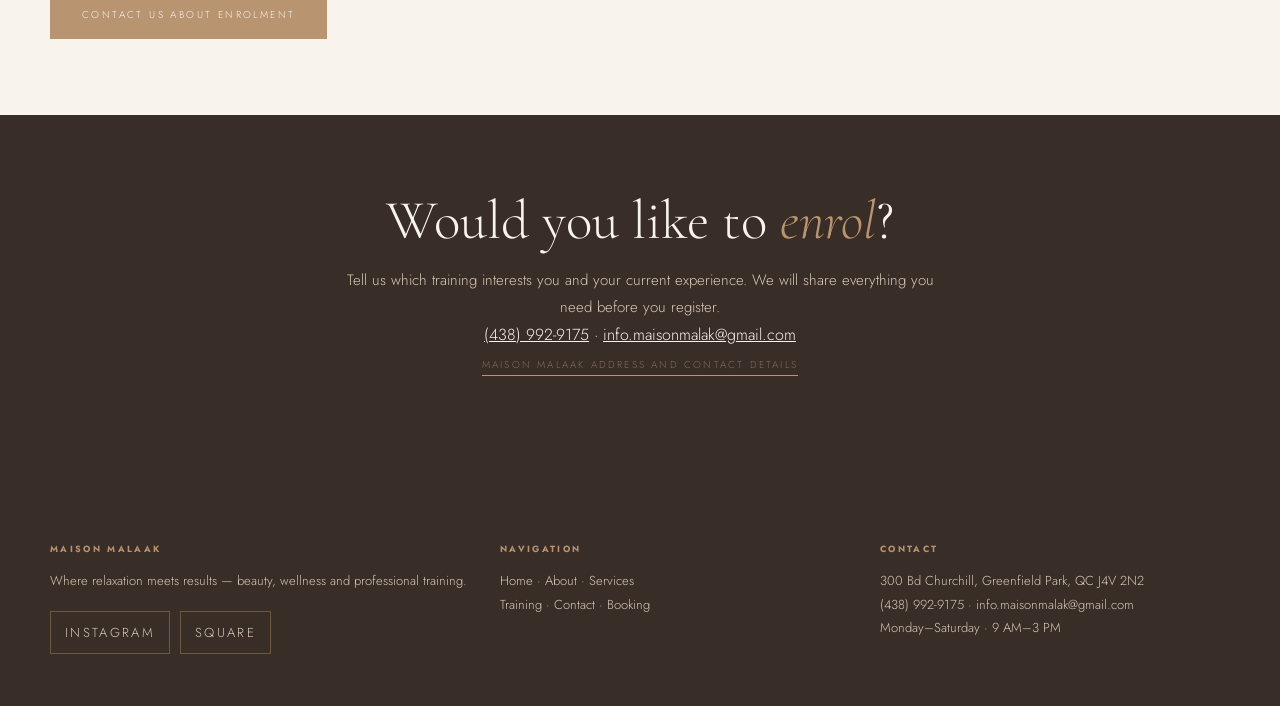
<file: training-en.html>
<!DOCTYPE html><html lang="en"><head><meta charset="UTF-8"><meta name="viewport" content="width=device-width, initial-scale=1.0"><title>Beauty Training | Maison Malaak</title><meta name="description" content="Training in Greenfield Park: Korean lash lift, head spa, lip blush, brow lamination, Nano brows and facial treatments. Discover Maison Malaak."><link rel="preconnect" href="https://fonts.googleapis.com"><link rel="preconnect" href="https://fonts.gstatic.com" crossorigin><link href="https://fonts.googleapis.com/css2?family=Cormorant+Garamond:ital,wght@0,300;0,400;0,500;1,300;1,400&family=Cinzel:wght@400;500;600&family=Jost:wght@300;400;500&display=swap" rel="stylesheet"><link rel="icon" href="assets/favicon.svg" type="image/svg+xml"><link rel="stylesheet" href="assets/style.css">
<link rel="canonical" href="https://maisonmalaak.com/training-en.html"><link rel="alternate" hreflang="en-CA" href="https://maisonmalaak.com/training-en.html"><link rel="alternate" hreflang="fr-CA" href="https://maisonmalaak.com/formations.html">
<meta property="og:type" content="website">
<meta property="og:site_name" content="Maison Malaak">
<meta property="og:title" content="Formations beauté à Greenfield Park | Maison Malaak">
<meta property="og:description" content="Training in Greenfield Park: Korean lash lift, head spa, lip blush, brow lamination, Nano brows and facial treatments. Discover Maison Malaak.">
<meta property="og:url" content="https://maisonmalaak.com/training-en.html">
<meta property="og:locale" content="en_CA">
<meta property="og:image" content="https://maisonmalaak.com/assets/hero.jpg">
<meta name="twitter:card" content="summary_large_image">

<script type="application/ld+json">
{
  "@context": "https://schema.org",
  "@graph": [
    {
      "@type": "WebPage",
      "@id": "https://maisonmalaak.com/training-en.html#webpage",
      "url": "https://maisonmalaak.com/training-en.html",
      "name": "Beauty Training | Maison Malaak",
      "description": "Training in Greenfield Park: Korean lash lift, head spa, lip blush, brow lamination, Nano brows and facial treatments. Discover Maison Malaak.",
      "inLanguage": "en-CA",
      "about": {
        "@id": "https://maisonmalaak.com/#business"
      },
      "mainEntity": {
        "@type": "ItemList",
        "name": "Maison Malaak Beauty Training",
        "itemListElement": [
          {
            "@type": "ListItem",
            "position": 1,
            "item": {
              "@type": "Course",
              "name": "Korean Lash Lift Training",
              "description": "Master a natural-lash lifting technique.",
              "url": "https://maisonmalaak.com/training-en.html#training-korean-lash-lift",
              "provider": {
                "@type": "Organization",
                "name": "Maison Malaak",
                "url": "https://maisonmalaak.com/"
              }
            }
          },
          {
            "@type": "ListItem",
            "position": 2,
            "item": {
              "@type": "Course",
              "name": "Head Spa Training",
              "description": "Learn a relaxing scalp-care and wellness ritual.",
              "url": "https://maisonmalaak.com/training-en.html#training-head-spa",
              "provider": {
                "@type": "Organization",
                "name": "Maison Malaak",
                "url": "https://maisonmalaak.com/"
              }
            }
          },
          {
            "@type": "ListItem",
            "position": 3,
            "item": {
              "@type": "Course",
              "name": "Lip Blush Training",
              "description": "Discover permanent lip colour artistry.",
              "url": "https://maisonmalaak.com/training-en.html#training-lip-blush",
              "provider": {
                "@type": "Organization",
                "name": "Maison Malaak",
                "url": "https://maisonmalaak.com/"
              }
            }
          },
          {
            "@type": "ListItem",
            "position": 4,
            "item": {
              "@type": "Course",
              "name": "Brow Lamination Training",
              "description": "Learn how to shape and style natural brows.",
              "url": "https://maisonmalaak.com/training-en.html#training-brow-lamination",
              "provider": {
                "@type": "Organization",
                "name": "Maison Malaak",
                "url": "https://maisonmalaak.com/"
              }
            }
          },
          {
            "@type": "ListItem",
            "position": 5,
            "item": {
              "@type": "Course",
              "name": "Nano Brows Training",
              "description": "Explore refined permanent brow makeup techniques.",
              "url": "https://maisonmalaak.com/training-en.html#training-nano-brows",
              "provider": {
                "@type": "Organization",
                "name": "Maison Malaak",
                "url": "https://maisonmalaak.com/"
              }
            }
          },
          {
            "@type": "ListItem",
            "position": 6,
            "item": {
              "@type": "Course",
              "name": "Facial Treatments Training",
              "description": "Learn facial care and client guidance.",
              "url": "https://maisonmalaak.com/training-en.html#training-facial-treatments",
              "provider": {
                "@type": "Organization",
                "name": "Maison Malaak",
                "url": "https://maisonmalaak.com/"
              }
            }
          }
        ]
      }
    }
  ]
}
</script>
</head><body><a class="skip-link" href="#main">Skip to content</a><header class="topbar"><nav class="nav"><a class="brand" href="/"><img class="brand-logo" src="assets/maison-malaak-logo.svg" alt="Maison Malaak — Institut de Beauté et de Formation"></a><ul class="menu"><li><a href="maison-malaak-en.html">Home</a></li><li><a href="about-en.html">About</a></li><li><a href="services-en.html">Services</a></li><li><a href="training-en.html">Training</a></li><li><a href="contact-en.html">Contact</a></li><li><a href="booking-en.html">Booking</a></li></ul><div class="nav-actions"><a class="lang" href="formations.html">FR</a><a class="book" href="booking-en.html">Book now</a></div><button class="mobile-toggle" type="button" aria-label="Open menu" aria-controls="mobileMenu" aria-expanded="false"><span></span></button></nav><div class="mobile-menu" id="mobileMenu" aria-hidden="true"><div class="mobile-menu-inner"><div class="mobile-menu-brand">Maison Malaak</div><a href="maison-malaak-en.html">Home</a><a href="about-en.html">About</a><a href="services-en.html">Services</a><a href="training-en.html">Training</a><a href="contact-en.html">Contact</a><a href="booking-en.html">Booking</a><a class="mobile-lang" href="formations.html">FR</a><a class="mobile-book" href="booking-en.html">Book now</a><div class="mobile-menu-note">300 Bd Churchill · Greenfield Park</div></div></div></header>
<main class="page" id="main"><section class="section band"><div class="wrap training-card"><img src="luxury-lash-lift.webp" alt="Professional lash lift training"><div class="training-copy"><div class="eyebrow">Maison Malaak · Greenfield Park</div><h1 class="title">Professional beauty <em>training</em></h1><p>Explore our six training programs: Korean lash lift, head spa, lip blush, brow lamination, nano brows and facial treatments.</p><p>For program details, prerequisites, schedules, duration and pricing, contact us directly.</p><div class="hero-actions"><a class="btn gold" href="mailto:info.maisonmalak@gmail.com?subject=Beauty%20training%20inquiry">Ask about training</a></div></div></div></section><section class="section"><div class="wrap"><div class="section-head"><div class="eyebrow">Our courses</div><h2 class="title">Find your <em>beauty program</em></h2><p class="lead">Build skills and confidence in the beauty industry with training at Maison Malaak.</p></div><div class="cards"><article class="card" id="training-korean-lash-lift"><div class="card-body"><h3>Korean Lash Lift Training</h3><p class="small">Master a natural-lash lifting technique.</p><p class="small">Price, duration and next dates: on request.</p><a class="text-link" href="mailto:info.maisonmalak@gmail.com?subject=Training%20inquiry%3A%20Korean%20Lash%20Lift">Request information</a></div></article><article class="card" id="training-head-spa"><div class="card-body"><h3>Head Spa Training</h3><p class="small">Learn a relaxing scalp-care and wellness ritual.</p><p class="small">Price, duration and next dates: on request.</p><a class="text-link" href="mailto:info.maisonmalak@gmail.com?subject=Training%20inquiry%3A%20Head%20Spa">Request information</a></div></article><article class="card" id="training-lip-blush"><div class="card-body"><h3>Lip Blush Training</h3><p class="small">Discover permanent lip colour artistry.</p><p class="small">Price, duration and next dates: on request.</p><a class="text-link" href="mailto:info.maisonmalak@gmail.com?subject=Training%20inquiry%3A%20Lip%20Blush">Request information</a></div></article><article class="card" id="training-brow-lamination"><div class="card-body"><h3>Brow Lamination Training</h3><p class="small">Learn how to shape and style natural brows.</p><p class="small">Price, duration and next dates: on request.</p><a class="text-link" href="mailto:info.maisonmalak@gmail.com?subject=Training%20inquiry%3A%20Brow%20Lamination">Request information</a></div></article><article class="card" id="training-nano-brows"><div class="card-body"><h3>Nano Brows Training</h3><p class="small">Explore refined permanent brow makeup techniques.</p><p class="small">Price, duration and next dates: on request.</p><a class="text-link" href="mailto:info.maisonmalak@gmail.com?subject=Training%20inquiry%3A%20Nano%20Brows">Request information</a></div></article><article class="card" id="training-facial-treatments"><div class="card-body"><h3>Facial Treatments Training</h3><p class="small">Learn facial care and client guidance.</p><p class="small">Price, duration and next dates: on request.</p><a class="text-link" href="mailto:info.maisonmalak@gmail.com?subject=Training%20inquiry%3A%20Facial%20Treatments">Request information</a></div></article></div><div class="hero-actions"><a class="btn gold" href="contact-en.html">Contact us about enrolment</a></div></div></section><section class="section band"><div class="wrap"><div class="section-head"><h2 class="title">Would you like to <em>enrol</em>?</h2><p class="lead">Tell us which training interests you and your current experience. We will share everything you need before you register.</p><p><a href="tel:+14389929175">(438) 992-9175</a> · <a href="mailto:info.maisonmalak@gmail.com">info.maisonmalak@gmail.com</a></p><a class="text-link" href="contact-en.html">Maison Malaak address and contact details</a></div></div></section></main><footer class="footer"><div class="wrap"><div><h4>Maison Malaak</h4><p>Where relaxation meets results — beauty, wellness and professional training.</p><div class="social-links"><a class="social-pill" href="https://www.instagram.com/maison_malaak" target="_blank" rel="noopener">Instagram</a><a class="social-pill" href="https://book.squareup.com/appointments/mwgl24xg014gi9/location/L419B4RV299FT/services" target="_blank" rel="noopener">Square</a></div></div><div><h4>Navigation</h4><p><a href="maison-malaak-en.html">Home</a> · <a href="about-en.html">About</a> · <a href="services-en.html">Services</a></p><p><a href="training-en.html">Training</a> · <a href="contact-en.html">Contact</a> · <a href="booking-en.html">Booking</a></p></div><div><h4>Contact</h4><p>300 Bd Churchill, Greenfield Park, QC J4V 2N2</p><p>(438) 992-9175 · info.maisonmalak@gmail.com</p><p>Monday–Saturday · 9 AM–3 PM</p></div></div></footer><a class="floating-book" href="booking-en.html">Book now</a><script src="assets/script.js"></script></body></html>
</file>
<file: assets/style.css>
:root{
  --cream:#FAF7F2; --warm:#F3ECE3; --ivory:#FFFCF7; --gold:#C9A96E; --gold2:#A07840;
  --char:#2C2418; --taupe:#8B7355; --rose:#D8A7A0; --sage:#A8AFA0;
  --shadow:0 24px 80px rgba(44,36,24,.12); --soft:0 14px 44px rgba(44,36,24,.08);
  --space:clamp(70px,9vw,120px); --serif:'Cormorant Garamond',serif; --body:'Jost',sans-serif; --logo:'Cinzel',serif;
}
*{box-sizing:border-box;margin:0;padding:0}
html{scroll-behavior:smooth}
body{font-family:var(--body);background:var(--cream);color:var(--char);font-weight:300;line-height:1.8;overflow-x:hidden}
body.menu-open{overflow:hidden}
a{color:inherit}
img{max-width:100%;display:block}
.skip-link{position:absolute;left:-999px;top:10px;background:var(--char);color:var(--cream);padding:10px 14px;z-index:999;text-decoration:none}
.skip-link:focus{left:10px}
.page{padding-top:86px}
.topbar{position:fixed;z-index:90;top:0;left:0;right:0;background:rgba(250,247,242,.94);backdrop-filter:blur(18px);border-bottom:1px solid rgba(201,169,110,.18)}
.nav{max-width:1280px;margin:auto;padding:14px 28px;display:flex;align-items:center;justify-content:space-between;gap:20px}
.brand{text-decoration:none;display:flex;flex-direction:column;align-items:center;text-align:center;min-width:154px}
.brand svg{width:52px;height:20px;margin-bottom:2px}
.brand-name{font-family:var(--logo);letter-spacing:.28em;font-size:13px;text-transform:uppercase;white-space:nowrap}
.brand-sub{color:var(--taupe);font-size:8px;letter-spacing:.2em;text-transform:uppercase;white-space:nowrap}
.menu{display:flex;align-items:center;gap:22px;list-style:none}
.menu a{font-size:10px;letter-spacing:.2em;text-transform:uppercase;text-decoration:none;color:var(--taupe);font-weight:400;position:relative}
.menu a:after{content:'';position:absolute;left:0;right:0;bottom:-7px;height:1px;background:var(--gold);transform:scaleX(0);transform-origin:left;transition:.28s}
.menu a:hover{color:var(--gold2)}
.menu a:hover:after{transform:scaleX(1)}
.nav-actions{display:flex;align-items:center;gap:12px}
.book,.lang{display:inline-flex;align-items:center;justify-content:center;text-decoration:none;text-transform:uppercase;font-size:9px;letter-spacing:.22em;white-space:nowrap}
.book{background:var(--gold);color:var(--cream)!important;padding:11px 22px;font-weight:500;box-shadow:0 10px 30px rgba(201,169,110,.18);transition:.28s}
.book:hover{background:var(--gold2);transform:translateY(-1px)}
.lang{border:1px solid rgba(201,169,110,.45);padding:7px 14px;color:var(--taupe)}
.mobile-toggle{display:none;align-items:center;justify-content:center;width:42px;height:42px;border:1px solid rgba(201,169,110,.38);background:var(--ivory);cursor:pointer;position:relative;z-index:110}
.mobile-toggle span,.mobile-toggle span:before,.mobile-toggle span:after{display:block;width:18px;height:1px;background:var(--char);transition:.28s}
.mobile-toggle span:before,.mobile-toggle span:after{content:'';position:absolute}
.mobile-toggle span:before{transform:translateY(-6px)}
.mobile-toggle span:after{transform:translateY(6px)}
body.menu-open .mobile-toggle span{background:transparent}
body.menu-open .mobile-toggle span:before{transform:rotate(45deg)}
body.menu-open .mobile-toggle span:after{transform:rotate(-45deg)}
.mobile-menu{position:fixed;inset:0;background:rgba(250,247,242,.98);z-index:100;display:flex;align-items:center;justify-content:center;text-align:center;padding:100px 28px 40px;opacity:0;pointer-events:none;transform:translateY(-12px);transition:.3s;backdrop-filter:blur(20px)}
body.menu-open .mobile-menu{opacity:1;pointer-events:auto;transform:translateY(0)}
.mobile-menu-inner{width:min(430px,100%);display:flex;flex-direction:column;align-items:center;gap:14px}
.mobile-menu-brand{font-family:var(--logo);text-transform:uppercase;letter-spacing:.28em;font-size:15px;margin-bottom:14px}
.mobile-menu a{text-decoration:none;text-transform:uppercase;letter-spacing:.22em;font-size:12px;color:var(--taupe);padding:8px 0}
.mobile-menu .mobile-book{margin-top:12px;background:var(--gold);color:var(--cream)!important;padding:14px 26px;min-width:230px;font-size:10px;box-shadow:0 12px 30px rgba(201,169,110,.22)}
.mobile-menu .mobile-lang{border:1px solid rgba(201,169,110,.35);padding:10px 18px;min-width:90px}
.mobile-menu-note{font-size:11px;color:var(--taupe);letter-spacing:.08em;margin-top:12px}
.hero{min-height:calc(100vh - 86px);display:grid;grid-template-columns:1fr 1fr;background:radial-gradient(circle at 20% 0%,rgba(216,167,160,.22),transparent 34%),var(--cream);position:relative;overflow:hidden}
.hero:before{content:'Maison Malaak';position:absolute;left:3vw;bottom:-16px;font-family:var(--logo);font-size:clamp(54px,10vw,140px);letter-spacing:.2em;color:rgba(201,169,110,.06);white-space:nowrap;pointer-events:none}
.hero-copy{display:flex;flex-direction:column;justify-content:center;padding:70px 7vw;position:relative;z-index:2}
.eyebrow{font-size:9px;letter-spacing:.34em;text-transform:uppercase;color:var(--gold2);font-weight:500;margin-bottom:22px}
.hero h1,.title{font-family:var(--serif);font-weight:300;line-height:1.06}
.hero h1{font-size:clamp(48px,6vw,86px);margin-bottom:26px}
.hero em,.title em{color:var(--gold);font-style:italic}
.lead{font-size:15px;color:var(--taupe);max-width:590px}
.hero-actions{display:flex;gap:18px;align-items:center;margin-top:36px;flex-wrap:wrap}
.btn{display:inline-flex;align-items:center;justify-content:center;text-decoration:none;padding:15px 32px;background:var(--char);color:var(--cream);font-size:10px;letter-spacing:.24em;text-transform:uppercase;border:0;cursor:pointer;transition:.28s}
.btn.gold{background:var(--gold)}
.btn.gold:hover{background:var(--gold2);transform:translateY(-1px)}
.text-link{font-size:10px;text-transform:uppercase;letter-spacing:.22em;color:var(--taupe);text-decoration:none;border-bottom:1px solid var(--gold);padding-bottom:3px}
.hero-img{position:relative;min-height:560px;overflow:hidden}
.hero-img img{width:100%;height:100%;object-fit:cover;object-position:center top;transform:scale(1.03)}
.hero-img:after{content:'';position:absolute;inset:0;background:linear-gradient(90deg,rgba(250,247,242,.4),transparent 42%),linear-gradient(0deg,rgba(44,36,24,.18),transparent 38%)}
.stats{display:grid;grid-template-columns:repeat(4,1fr);background:var(--char);color:var(--cream);border-top:2px solid var(--gold)}
.stat{text-align:center;padding:34px 16px;border-right:1px solid rgba(201,169,110,.24)}
.stat strong{font-family:var(--serif);font-size:38px;color:var(--gold);font-weight:300;display:block}
.stat span{font-size:9px;color:var(--sage);letter-spacing:.22em;text-transform:uppercase}
.section{padding:var(--space) 28px}
.wrap{max-width:1180px;margin:auto}
.section-head{text-align:center;margin-bottom:56px}
.section-head.left{text-align:left}
.title{font-size:clamp(36px,4.3vw,60px);margin-bottom:16px}
.grid2{display:grid;grid-template-columns:1fr 1fr;gap:70px;align-items:center}
.about-card{position:relative}
.about-card .main{aspect-ratio:3/4;object-fit:cover;width:100%;box-shadow:var(--shadow)}
.about-card .accent{position:absolute;right:-28px;bottom:-28px;width:168px;height:168px;object-fit:cover;border:7px solid var(--cream);box-shadow:var(--shadow)}
.badges{display:flex;flex-wrap:wrap;gap:10px;margin:26px 0}
.badge{border:1px solid rgba(201,169,110,.38);padding:7px 13px;font-size:9px;text-transform:uppercase;letter-spacing:.17em;color:var(--gold2);font-weight:400}
.signature{font-family:var(--serif);font-size:29px;color:var(--gold);font-style:italic;margin-top:28px;border-top:1px solid var(--gold);padding-top:20px}
.signature small{display:block;font-family:var(--body);font-size:9px;letter-spacing:.18em;text-transform:uppercase;color:var(--taupe);font-style:normal;margin-top:4px}
.cards{display:grid;grid-template-columns:repeat(3,1fr);gap:18px}
.card{background:var(--ivory);box-shadow:0 1px 0 rgba(201,169,110,.18);border:1px solid rgba(201,169,110,.13);overflow:hidden;transition:.3s}
.card:hover{transform:translateY(-5px);box-shadow:var(--soft)}
.card img{height:245px;width:100%;object-fit:contain;background:var(--ivory);transition:.6s}
.card:hover img{transform:none}
.card-body{padding:26px}
.card h3{font-family:var(--serif);font-size:25px;font-weight:400;line-height:1.15}
.price{font-family:var(--serif);font-size:25px;color:var(--gold2);margin-top:14px}
.small{font-size:12px;color:var(--taupe)}
.benefits{margin-top:14px;list-style:none}
.benefits li{font-size:13px;color:var(--taupe);margin-bottom:7px}
.benefits li:before{content:'✦';color:var(--gold);margin-right:8px}
.band{background:var(--char);color:var(--cream)}
.band .lead,.band .small{color:var(--sage)}
.band .title{color:var(--cream)}
.service-list{display:grid;grid-template-columns:repeat(2,1fr);gap:14px}
.service-row{display:flex;justify-content:space-between;gap:15px;border-bottom:1px solid rgba(201,169,110,.22);padding:14px 0}
.service-row span:first-child{color:var(--taupe)}
.service-row strong{color:var(--gold2);font-family:var(--serif);font-size:21px;white-space:nowrap}
.training-card{background:var(--char);color:var(--cream);display:grid;grid-template-columns:1fr 1fr;box-shadow:var(--shadow)}
.training-card img{height:100%;min-height:430px;object-fit:contain;background:var(--char);width:100%}
.training-copy{padding:58px}
.training-copy p{color:var(--sage)}
.contact-panel{background:var(--ivory);padding:48px;box-shadow:var(--shadow);border:1px solid rgba(201,169,110,.14)}
.info{margin:18px 0}
.info .label{font-size:9px;letter-spacing:.24em;text-transform:uppercase;color:var(--gold2);font-weight:500}
.info p{color:var(--taupe)}
.booking-embed{border:1px solid rgba(201,169,110,.25);min-height:480px;background:var(--warm);display:flex;align-items:center;justify-content:center;text-align:center;padding:30px}
.gallery{display:grid;grid-template-columns:repeat(4,1fr);gap:8px}
.gallery img{width:100%;height:230px;object-fit:contain;background:var(--char);transition:.4s}
.gallery img:hover{transform:scale(.985);filter:saturate(1.08)}
.before-after{display:grid;grid-template-columns:repeat(2,1fr);gap:18px}
.ba-card{background:var(--ivory);border:1px solid rgba(201,169,110,.16);box-shadow:var(--soft);overflow:hidden}
.ba-card img{width:100%;height:340px;object-fit:contain;background:var(--ivory)}
.ba-card div{padding:22px}
.ba-card h3{font-family:var(--serif);font-size:28px;font-weight:400}
.review-grid{display:grid;grid-template-columns:repeat(3,1fr);gap:18px}
.review-card{background:var(--ivory);border:1px solid rgba(201,169,110,.16);box-shadow:0 1px 0 rgba(201,169,110,.14);padding:30px}
.stars{color:var(--gold2);letter-spacing:.14em;font-size:14px;margin-bottom:12px}
.review-card p{color:var(--taupe);font-size:14px;line-height:1.85}
.review-card strong{display:block;margin-top:16px;font-size:10px;letter-spacing:.22em;text-transform:uppercase;color:var(--gold2)}
.map-frame{width:100%;height:380px;border:0;filter:saturate(.82) contrast(.95);box-shadow:var(--shadow)}
.map-card{background:var(--ivory);border:1px solid rgba(201,169,110,.16);padding:14px;box-shadow:var(--shadow)}
.reservation-hero{padding:calc(var(--space) + 20px) 28px var(--space);background:linear-gradient(135deg,var(--cream),var(--warm));min-height:calc(100vh - 86px);display:flex;align-items:center}
.reservation-shell{max-width:1180px;margin:auto;display:grid;grid-template-columns:1.05fr .95fr;gap:54px;align-items:center}
.reservation-copy{background:rgba(255,252,247,.76);border:1px solid rgba(201,169,110,.18);padding:54px;box-shadow:var(--shadow)}
.reservation-steps{display:grid;grid-template-columns:repeat(3,1fr);gap:12px;margin:32px 0 8px}
.reservation-steps div{background:var(--ivory);border:1px solid rgba(201,169,110,.18);padding:18px 14px}
.reservation-steps strong{display:block;font-family:var(--serif);font-size:26px;color:var(--gold2);font-weight:300;line-height:1}
.reservation-steps span{display:block;font-size:11px;letter-spacing:.08em;text-transform:uppercase;color:var(--taupe);line-height:1.5;margin-top:8px}
.reservation-card{background:var(--char);color:var(--cream);padding:46px;box-shadow:var(--shadow);position:relative;overflow:hidden}
.reservation-card:before{content:'';position:absolute;right:-80px;top:-80px;width:240px;height:240px;background:radial-gradient(circle,rgba(201,169,110,.18),transparent 68%)}
.reservation-card h2{font-family:var(--serif);font-size:38px;font-weight:300;margin-bottom:18px;color:var(--cream)}
.reservation-card .benefits li{color:var(--sage)}
.reservation-mini{border-top:1px solid rgba(201,169,110,.22);padding-top:18px;margin-top:18px}
.reservation-mini span{display:block;font-size:9px;letter-spacing:.24em;text-transform:uppercase;color:var(--gold);margin-bottom:4px}
.reservation-mini strong{font-weight:300;color:var(--cream)}
.floating-book{position:fixed;right:18px;bottom:18px;z-index:80;background:var(--gold);color:var(--cream);text-decoration:none;text-transform:uppercase;letter-spacing:.18em;font-size:9px;padding:13px 17px;box-shadow:0 18px 42px rgba(44,36,24,.18)}
.footer{background:var(--char);color:var(--cream);padding:52px 28px}
.footer .wrap{display:grid;grid-template-columns:1.2fr 1fr 1fr;gap:30px;align-items:start}
.footer p,.footer a{color:var(--sage);font-size:13px;text-decoration:none}
.footer h4{font-size:9px;letter-spacing:.26em;text-transform:uppercase;color:var(--gold);margin-bottom:12px}
.social-links{display:flex;gap:10px;flex-wrap:wrap;margin-top:18px}
.social-pill{display:inline-flex;align-items:center;justify-content:center;border:1px solid rgba(201,169,110,.35);padding:9px 14px;text-decoration:none;color:var(--sage);font-size:10px;letter-spacing:.18em;text-transform:uppercase;transition:.25s}
.social-pill:hover{background:rgba(201,169,110,.12);color:var(--cream);border-color:var(--gold)}
.reveal{opacity:0;transform:translateY(24px);transition:opacity .75s ease,transform .75s ease}
.reveal.is-visible{opacity:1;transform:translateY(0)}
@media(max-width:960px){
  .mobile-toggle{display:flex}.menu{display:none}.nav{gap:12px;padding:12px 18px}.brand{min-width:auto;text-align:left;align-items:flex-start}.brand svg{width:42px}.brand-sub{display:none}.nav-actions{margin-left:auto}.page{padding-top:74px}
  .hero,.grid2,.training-card,.reservation-shell{grid-template-columns:1fr}.hero-img{min-height:420px;order:-1}.cards{grid-template-columns:1fr 1fr}.stats{grid-template-columns:repeat(2,1fr)}.service-list{grid-template-columns:1fr}.gallery{grid-template-columns:1fr 1fr}.about-card .accent{right:10px}.review-grid,.before-after{grid-template-columns:1fr}.footer .wrap{grid-template-columns:1fr}.map-frame{height:320px}.reservation-steps{grid-template-columns:1fr}.reservation-copy{padding:38px}
}
@media(max-width:640px){
  .nav{padding:12px 14px}.brand-name{font-size:10px;letter-spacing:.22em}.nav .book{display:none}.lang{display:none}.mobile-toggle{width:40px;height:40px}.page{padding-top:70px}.mobile-menu{padding-top:90px}.hero-copy{padding:44px 24px}.section{padding:65px 22px}.cards{grid-template-columns:1fr}.gallery img{height:170px}.contact-panel{padding:28px}.training-copy{padding:34px}.hero-actions{align-items:flex-start;flex-direction:column}.reservation-hero{padding:80px 18px 58px}.reservation-copy,.reservation-card{padding:28px}.reservation-card h2{font-size:31px}.floating-book{left:18px;right:18px;text-align:center}.ba-card img{height:280px;object-fit:contain}
}

/* 2026 editorial beauty refresh: staging branch */
:root{--cream:#f8f3ed;--warm:#eadccf;--ivory:#fffbf6;--gold:#b99470;--gold2:#8f6b4e;--char:#392d28;--taupe:#806b5b;--rose:#e4c9bd;--sage:#d8c8b6;--shadow:0 24px 70px rgba(57,45,40,.10)}
.hero{background:radial-gradient(circle at 12% 15%,rgba(229,194,164,.35),transparent 45%),#f8f3ed}
.hero h1{letter-spacing:-.024em}.hero-img img{object-position:center center;transform:none}.hero-img:after{background:linear-gradient(90deg,rgba(248,243,237,.2),transparent 36%)}
.band{background:#392d28}.card,.ba-card,.review-card{border-radius:3px}.card img,.ba-card img,.gallery img{filter:saturate(.88)}.about-card .main{object-position:center}.section-head .lead{margin-inline:auto}
@media(max-width:960px){.hero-img{max-height:530px}}

/* New compact storefront-inspired wordmark */
.brand{min-width:195px;line-height:1;justify-content:center}
.brand-logo{display:block;width:195px;height:auto;max-height:70px;object-fit:contain}
@media(max-width:960px){.brand{min-width:165px}.brand-logo{width:165px;max-height:61px}}
@media(max-width:640px){.brand{min-width:140px}.brand-logo{width:140px;max-height:52px}}


/* Mobile-first editorial refinement — October 2026.
   Scoped to small screens; desktop styling remains unchanged. */
@media (max-width: 640px) {
  :root { --space: 58px; }
  html { scroll-padding-top: 76px; }
  body { line-height: 1.65; }
  .topbar { background: rgba(248,243,237,.97); }
  .nav { min-height: 70px; padding: 9px 18px; gap: 10px; }
  .brand { min-width: 0; flex: 0 1 auto; }
  .brand-logo { width: clamp(126px,39vw,160px); max-height: 51px; }
  .mobile-toggle { flex: 0 0 44px; width: 44px; height: 44px; border-radius: 2px; }
  .mobile-menu { padding: 96px 24px max(30px,env(safe-area-inset-bottom)); overflow-y: auto; }
  .mobile-menu-inner { gap: 8px; }
  .mobile-menu a { min-height: 44px; display: inline-flex; align-items: center; justify-content: center; font-size: 13px; letter-spacing: .16em; }
  .mobile-menu .mobile-book { min-height: 48px; margin-top: 10px; }
  .page { padding-top: 70px; }
  .hero { min-height: 0; display: flex; flex-direction: column; }
  .hero-img { order: -1; height: clamp(270px, 76vw, 410px); min-height: 0; max-height: none; }
  .hero-img img { width: 100%; height: 100%; object-fit: cover; object-position: center 36%; }
  .hero-img:after { background: linear-gradient(0deg,rgba(57,45,40,.12),transparent 45%); }
  .hero:before { display: none; }
  .hero-copy { padding: 39px 24px 48px; text-align: center; align-items: center; }
  .eyebrow { font-size: 10px; letter-spacing: .22em; margin-bottom: 14px; }
  .hero h1 { font-size: clamp(42px, 11vw, 58px); line-height: 1.04; margin-bottom: 17px; text-wrap: balance; }
  .lead { font-size: 14px; line-height: 1.75; }
  .hero-actions { width: 100%; margin-top: 27px; flex-direction: column; align-items: stretch; gap: 16px; }
  .hero-actions .btn { width: 100%; min-height: 49px; }
  .hero-actions .text-link { align-self: center; min-height: 36px; display: inline-flex; align-items: center; }
  .btn { min-height: 46px; padding: 13px 22px; letter-spacing: .15em; text-align: center; }
  .section { padding: 58px 20px; }
  .section-head { margin-bottom: 32px; }
  .title { font-size: clamp(35px, 9vw, 47px); line-height: 1.1; text-wrap: balance; }
  .grid2 { gap: 36px; }
  .cards { gap: 18px; }
  .card img { height: auto; aspect-ratio: 4/3; object-fit: contain; }
  .card-body { padding: 23px; }
  .card h3 { font-size: 27px; }
  .stats { grid-template-columns: repeat(2,minmax(0,1fr)); }
  .stat { padding: 24px 10px; }
  .stat strong { font-size: 34px; }
  .stat span { font-size: 9px; letter-spacing: .12em; }
  .gallery { gap: 6px; }
  .gallery img { height: auto; aspect-ratio: 1/1; object-fit: contain; }
  .about-card .accent { width: 110px; height: 110px; right: -7px; bottom: -16px; border-width: 5px; }
  .training-card img { min-height: 0; height: auto; aspect-ratio: 4/3; object-fit: contain; }
  .training-copy { padding: 30px 24px; }
  .contact-panel, .reservation-copy, .reservation-card { padding: 26px 22px; }
  .service-row { align-items: baseline; }
  .service-row span:first-child { min-width: 0; overflow-wrap: anywhere; }
  .service-row strong { flex-shrink: 0; }
  .review-card { padding: 25px; }
  .map-frame { height: 280px; }
  .footer { padding: 48px 22px 104px; }
  .footer .wrap { gap: 26px; }
  .reservation-hero { min-height: 0; padding: 45px 18px 75px; }
  .reservation-shell { gap: 24px; }
  .floating-book { bottom: max(12px,env(safe-area-inset-bottom)); left: 16px; right: 16px; min-height: 48px; display: flex; justify-content: center; align-items: center; font-size: 11px; box-shadow: 0 12px 35px rgba(44,36,24,.22); }
}
@media (max-width: 360px) {
  .hero-copy { padding-inline: 18px; }
  .section { padding-inline: 17px; }
  .hero h1 { font-size: 40px; }
  .brand-logo { width: 125px; }
}
@media (prefers-reduced-motion: reduce) {
  html { scroll-behavior: auto; }
  .reveal, .reveal.is-visible { transition: none; transform: none; }
}

/* ═══════════════════════════════════════════════════════════════════════
   Maison Malaak homepage — 3D showcase (2026-11-10). The 3D lotus hero
   was removed 2026-11-23 (Malak: not feminine); the hero is now a
   serene gold image. Compact sections throughout, per Fatme:
   short pages, no long sections.
   ═══════════════════════════════════════════════════════════════════════ */
:root{
  --gold-light:#E8D5A8; --ink-on-dark:#F5EFE6; --muted-on-dark:#CBBFAE;
  --line-dark:rgba(201,169,110,.28);
  --space:clamp(48px,6vw,78px);
}
.section-head{margin-bottom:34px}

/* 2026-11-23: the fixed 3D lotus layer was removed (Malak: not feminine).
   The hero is now a still golden-water image — see .hero-lotus .hero-bg. */

/* Serene gold hero — since 2026-11-23 the 3D lotus is gone (Malak: not
   feminine). A still golden-water image with a slow zoom sits behind
   the showcase copy ("Where stillness becomes luxury." / "Là où le
   calme devient luxe."), with a dark scrim so the text stays readable. */
.hero-lotus{min-height:86svh;display:flex;flex-direction:column;justify-content:flex-end;padding:5.5rem clamp(1.2rem,5vw,4rem) 2.2rem;position:relative;overflow:hidden;background:radial-gradient(1100px 600px at 72% 30%,rgba(201,169,110,.20),transparent 60%),linear-gradient(180deg,#241B16 0%,#1E1713 70%);color:var(--ink-on-dark)}
.hero-lotus .hero-bg{position:absolute;inset:0;width:100%;height:100%;object-fit:cover;z-index:0;animation:heroZoom 28s ease-in-out infinite alternate}
.hero-lotus::after{content:"";position:absolute;inset:0;z-index:1;background:linear-gradient(180deg,rgba(30,23,19,.58),rgba(30,23,19,.26) 42%,rgba(30,23,19,.82));pointer-events:none}
@keyframes heroZoom{from{transform:scale(1)}to{transform:scale(1.08)}}
/* Moving hero (2026-11-23): the video generator was down, so the Halo-style
   motion is done in CSS — a soft light shimmer and petals drifting down
   over the still golden-water image, plus the slow zoom above. */
.hero-lotus .hero-shimmer{position:absolute;inset:0;z-index:2;background:radial-gradient(600px 300px at 70% 40%,rgba(255,230,180,.30),transparent 70%);animation:heroShimmer 9s ease-in-out infinite alternate;pointer-events:none}
@keyframes heroShimmer{from{opacity:.35;transform:translateX(-2%)}to{opacity:.85;transform:translateX(2%)}}
.hero-lotus .hero-petal{position:absolute;top:-6%;z-index:2;width:16px;height:12px;background:radial-gradient(ellipse at 30% 30%,rgba(255,226,232,.95),rgba(255,183,197,.6) 70%);border-radius:100% 6px 100% 6px;filter:blur(.5px);opacity:0;animation:petalFall linear infinite;pointer-events:none}
.hero-lotus .hero-petal.p1{left:12%;animation-duration:14s;animation-delay:0s}
.hero-lotus .hero-petal.p2{left:28%;width:12px;height:9px;animation-duration:18s;animation-delay:4s}
.hero-lotus .hero-petal.p3{left:46%;width:20px;height:15px;animation-duration:16s;animation-delay:2s}
.hero-lotus .hero-petal.p4{left:63%;width:13px;height:10px;animation-duration:20s;animation-delay:7s}
.hero-lotus .hero-petal.p5{left:78%;width:18px;height:13px;animation-duration:15s;animation-delay:1s}
.hero-lotus .hero-petal.p6{left:90%;width:11px;height:8px;animation-duration:19s;animation-delay:5s}
@keyframes petalFall{0%{transform:translate3d(0,-8vh,0) rotate(0deg);opacity:0}8%{opacity:.85}50%{transform:translate3d(-24px,45vh,0) rotate(160deg);opacity:.8}100%{transform:translate3d(18px,95vh,0) rotate(320deg);opacity:0}}
/* Moving water (2026-11-23): two thin light-streak layers drift in opposite
   directions across the lower half of the hero, where the water is, so the
   water itself shimmers. Faded in with a mask so the top stays clean. */
.hero-lotus .hero-water{position:absolute;left:0;right:0;bottom:0;height:52%;z-index:2;pointer-events:none;mix-blend-mode:soft-light;background:repeating-linear-gradient(170deg,rgba(255,240,200,0) 0 30px,rgba(255,240,200,.5) 30px 32px,rgba(255,240,200,0) 32px 76px);background-size:240px 100%;filter:blur(2px);-webkit-mask-image:linear-gradient(180deg,transparent,#000 35%);mask-image:linear-gradient(180deg,transparent,#000 35%);animation:waterDrift 16s linear infinite}
@keyframes waterDrift{from{background-position:0 0}to{background-position:240px 0}}
.hero-lotus .hero-copy{max-width:720px;position:relative;z-index:2}
.hero-lotus .eyebrow{color:var(--gold-light);font-size:.68rem;letter-spacing:.38em;font-weight:600;margin:0 0 1rem}
.hero-lotus h1{font-family:var(--serif);font-weight:500;font-size:clamp(2.7rem,7.2vw,5.4rem);line-height:.98;margin:0;color:var(--cream)}
.hero-lotus h1 em{color:var(--gold-light);font-style:italic}
.hero-lotus .lede{font-size:clamp(1rem,1.6vw,1.2rem);font-weight:300;color:var(--muted-on-dark);max-width:34rem;line-height:1.65;margin:1.2rem 0 0}
.hero-lotus .hero-meta{display:flex;flex-wrap:wrap;gap:.6rem 1.4rem;margin-top:1.4rem;font-size:.86rem;letter-spacing:.06em;color:var(--muted-on-dark);align-items:center}
.hero-lotus .hero-meta .stars{color:var(--gold);letter-spacing:.15em}
.hero-lotus .text-link{color:var(--muted-on-dark)}
.hero-lotus .scroll-cue{margin-top:1.5rem;font-size:.68rem;letter-spacing:.3em;text-transform:uppercase;color:var(--gold);display:flex;align-items:center;gap:.8rem}
.hero-lotus .scroll-cue::after{content:"";height:1px;width:64px;background:var(--gold);opacity:.6}
.hero-lotus .cta-row{display:flex;flex-wrap:wrap;gap:.8rem;margin-top:1.8rem}
.hero-lotus .cta-row .btn{border-radius:999px;padding:.8rem 1.5rem;font-size:.86rem;letter-spacing:.12em;font-weight:500;min-height:3rem}
.hero-lotus .cta-row .btn-gold{background:var(--gold);color:#241A10;border:1px solid var(--gold)}
.hero-lotus .cta-row .btn-gold:hover{background:var(--gold-light)}
.hero-lotus .cta-row .btn-ghost{border:1px solid rgba(245,239,230,.35);color:var(--cream);background:rgba(0,0,0,.15)}
.hero-lotus .cta-row .btn-ghost:hover{border-color:var(--gold)}

/* Ritual picker — dark section; picking a ritual updates the preview. */
.picker-sec{background:linear-gradient(180deg,#241B16,#171210)}
.picker-sec .title{color:var(--cream)}
.picker-sec .lead{color:var(--muted-on-dark)}
.picker-sec .section-head .lead{margin-inline:auto}
.rituals{display:grid;grid-template-columns:repeat(4,1fr);gap:.7rem;margin:1.3rem 0 1.1rem}
.ritual{appearance:none;border:1px solid var(--line-dark);background:rgba(250,247,242,.04);color:var(--ink-on-dark);border-radius:6px;padding:1.05rem .9rem;text-align:left;cursor:pointer;font-family:inherit;min-height:4.6rem}
.ritual b{display:block;font-family:var(--serif);font-weight:600;font-size:1.3rem;line-height:1.1}
.ritual span{font-size:.78rem;letter-spacing:.1em;text-transform:uppercase;color:var(--muted-on-dark)}
.ritual[aria-pressed="true"]{border-color:var(--gold);background:rgba(201,169,110,.14);box-shadow:inset 0 0 0 1px var(--gold)}
.preview{display:grid;grid-template-columns:1.2fr .8fr;gap:0;border:1px solid var(--line-dark);border-radius:6px;overflow:hidden;background:rgba(250,247,242,.03)}
.preview-main{padding:clamp(1.4rem,3vw,2.4rem)}
.preview-main h3{font-family:var(--serif);font-size:clamp(1.8rem,3vw,2.5rem);font-weight:500;margin:.2rem 0 .6rem;color:var(--cream)}
.preview-main p{font-weight:300;line-height:1.7;color:var(--muted-on-dark);max-width:30rem;margin:0}
.preview-main .eyebrow{color:var(--gold-light);margin-bottom:.4rem}
.preview-side{background:rgba(201,169,110,.10);padding:clamp(1.4rem,3vw,2.4rem);display:flex;flex-direction:column;gap:.7rem;justify-content:center}
.preview-side .from{font-size:.72rem;letter-spacing:.26em;text-transform:uppercase;color:var(--gold)}
.preview-side .price{font-family:var(--serif);font-size:3rem;line-height:1;color:var(--gold-light)}
.preview-side .note{font-size:.86rem;color:var(--muted-on-dark);font-weight:300;line-height:1.55}

@media(max-width:860px){.rituals{grid-template-columns:1fr 1fr}}
@media(max-width:760px){
  .hero-lotus{justify-content:flex-end;padding-top:34svh}
  .preview{grid-template-columns:1fr}
}
@media(prefers-reduced-motion:reduce){.hero-lotus .hero-bg,.hero-lotus .hero-shimmer,.hero-lotus .hero-petal,.hero-lotus .hero-water{animation:none}}
</file>
